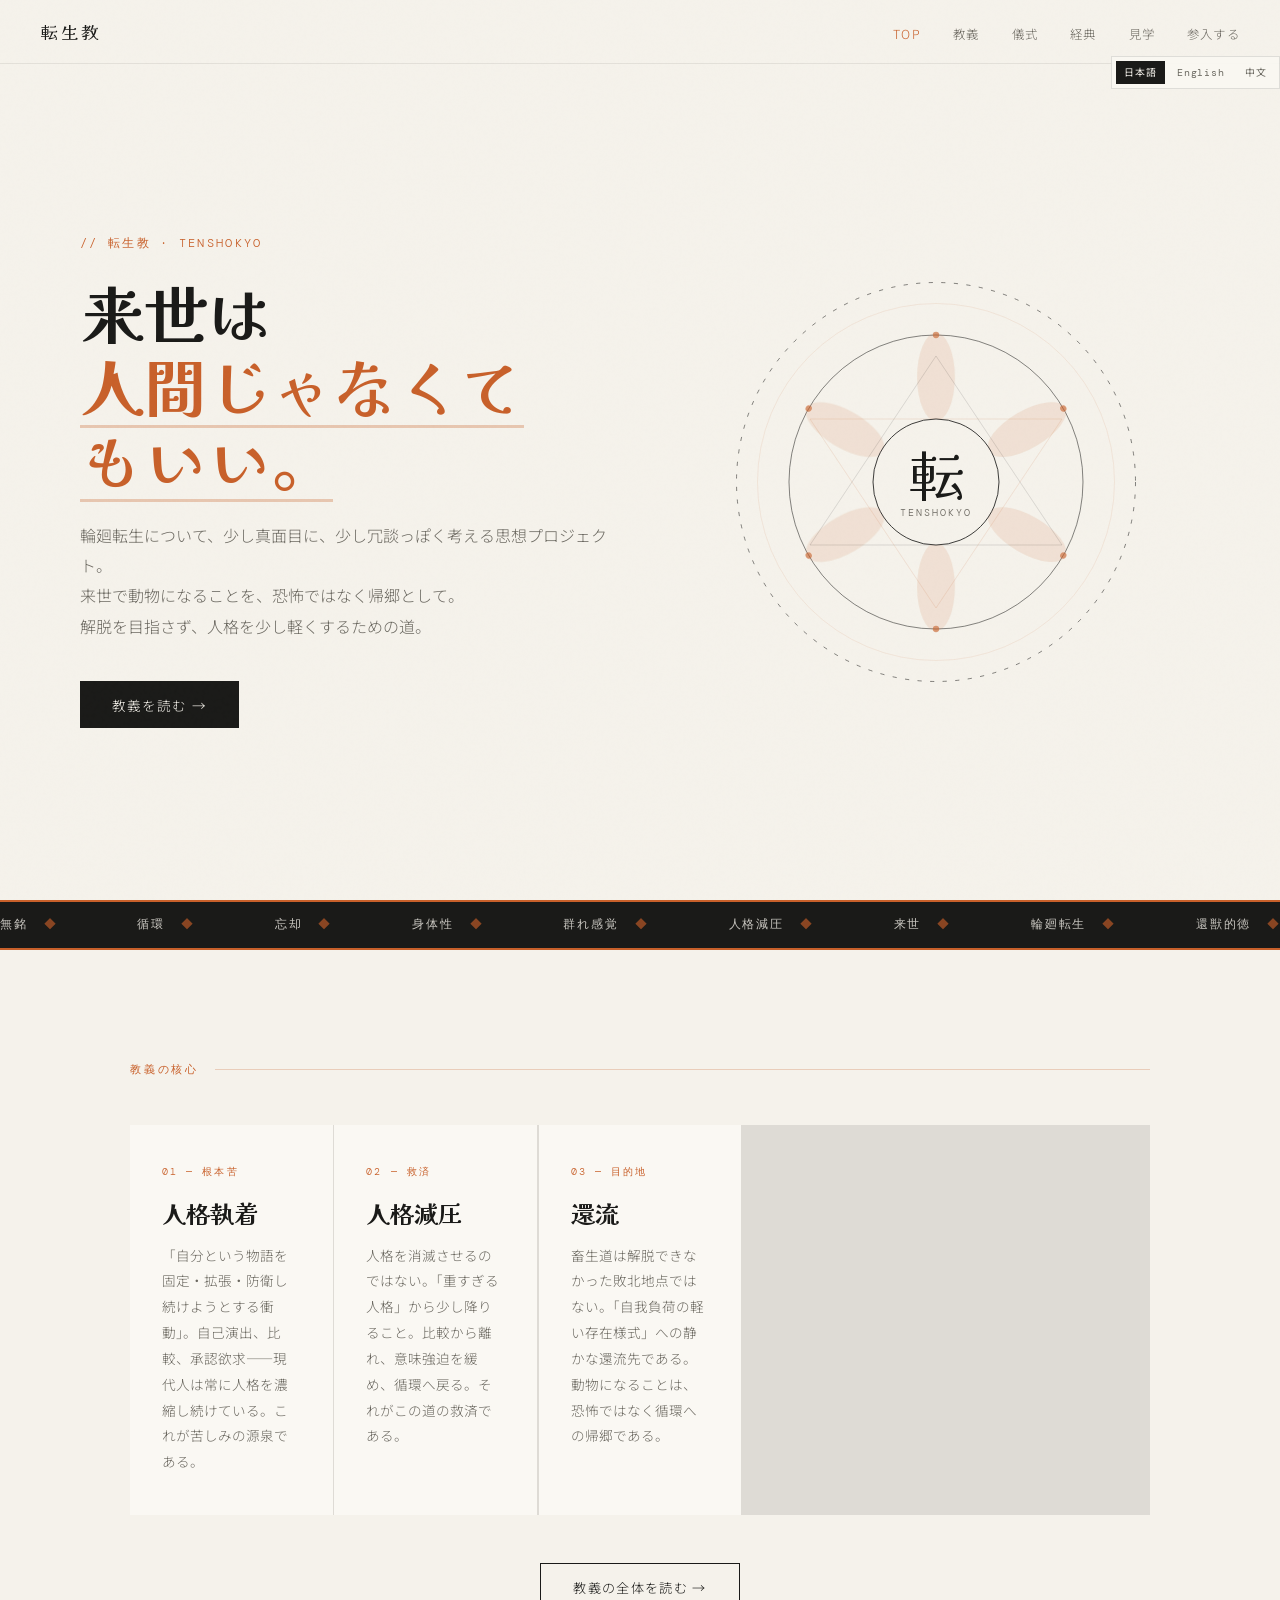
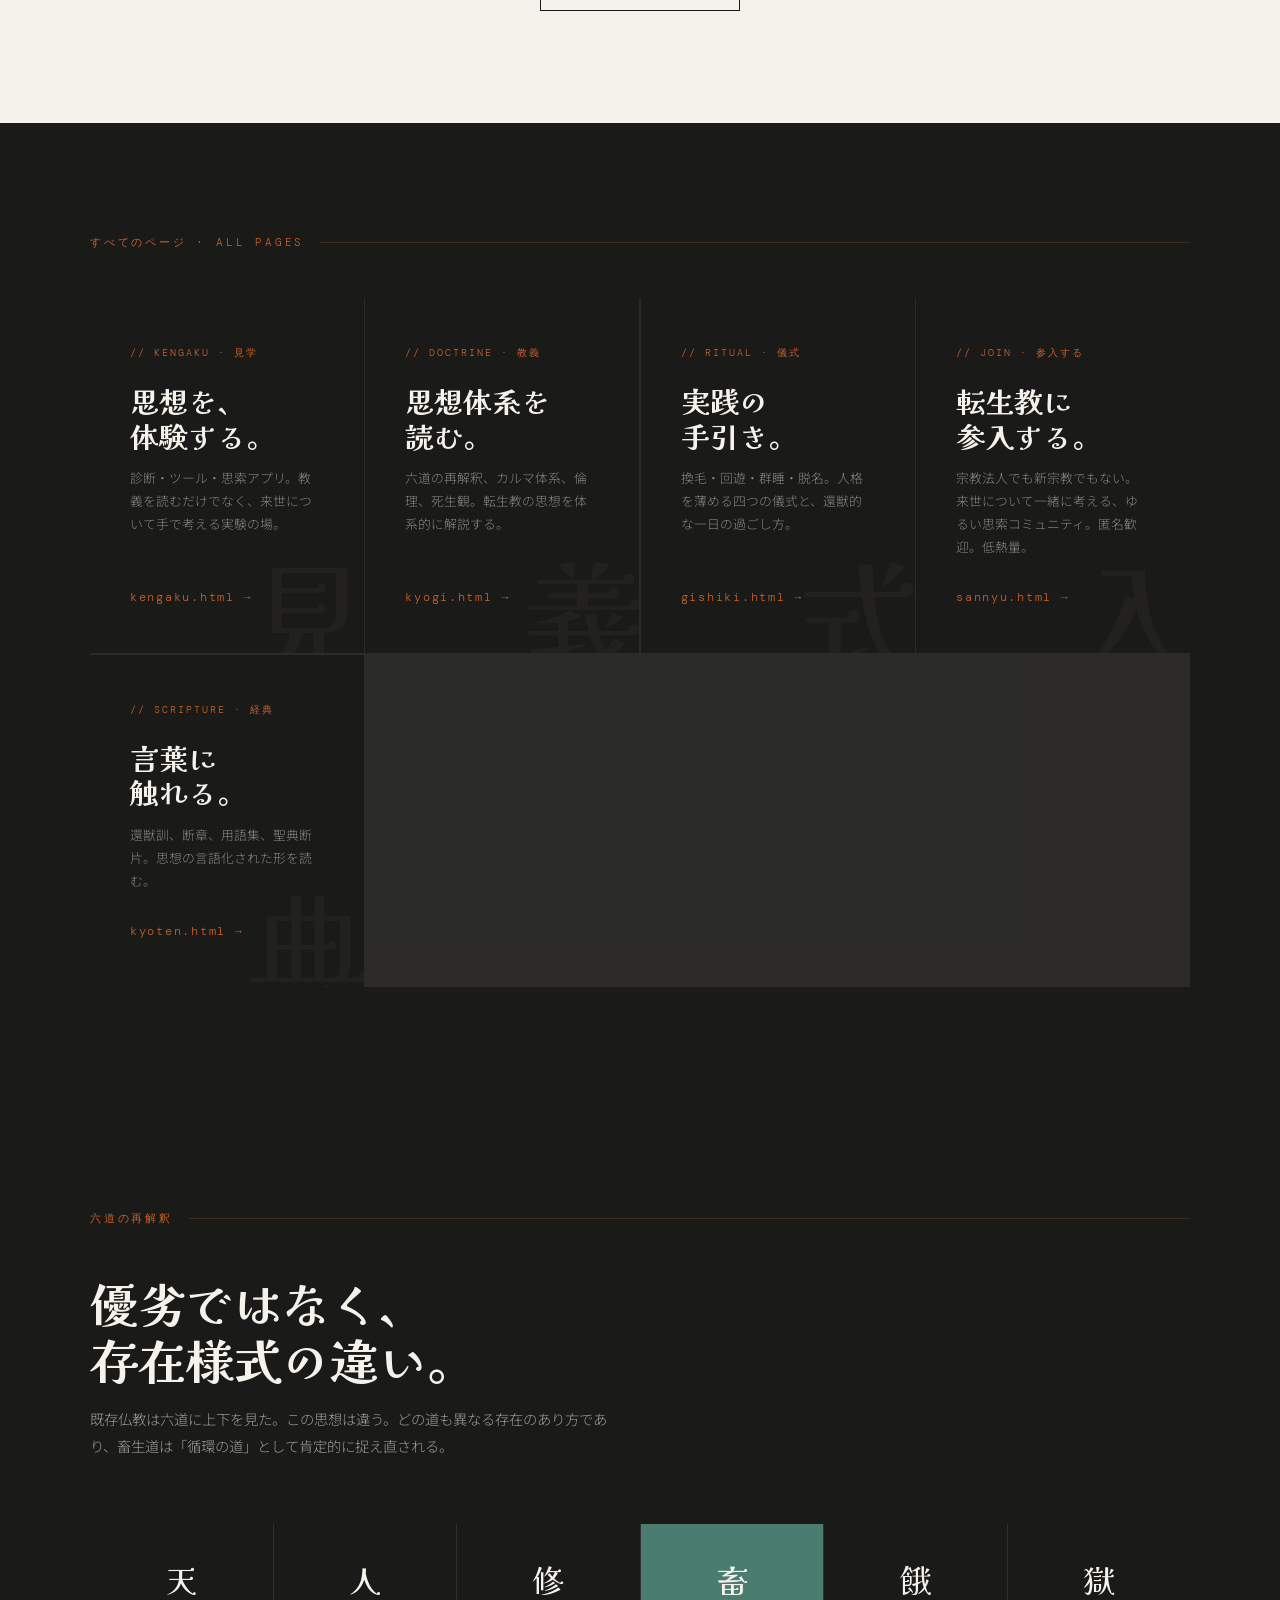
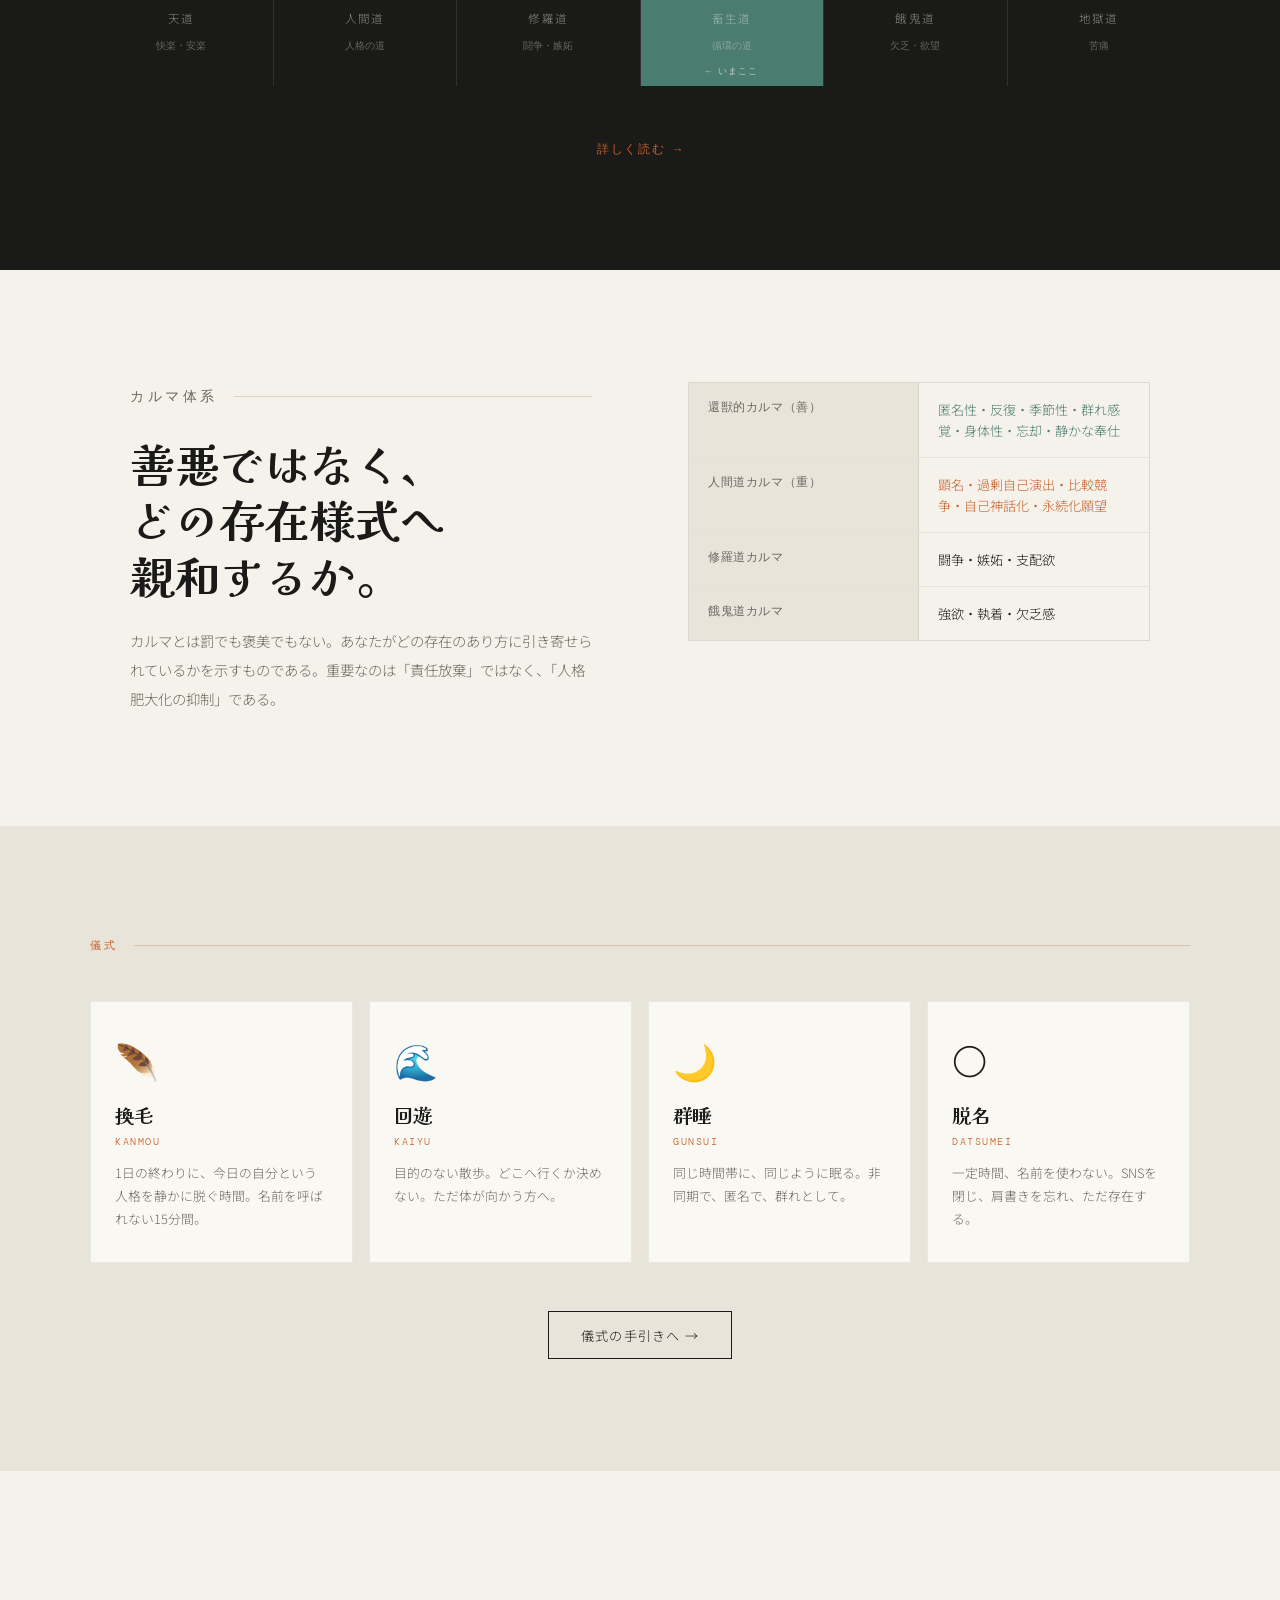
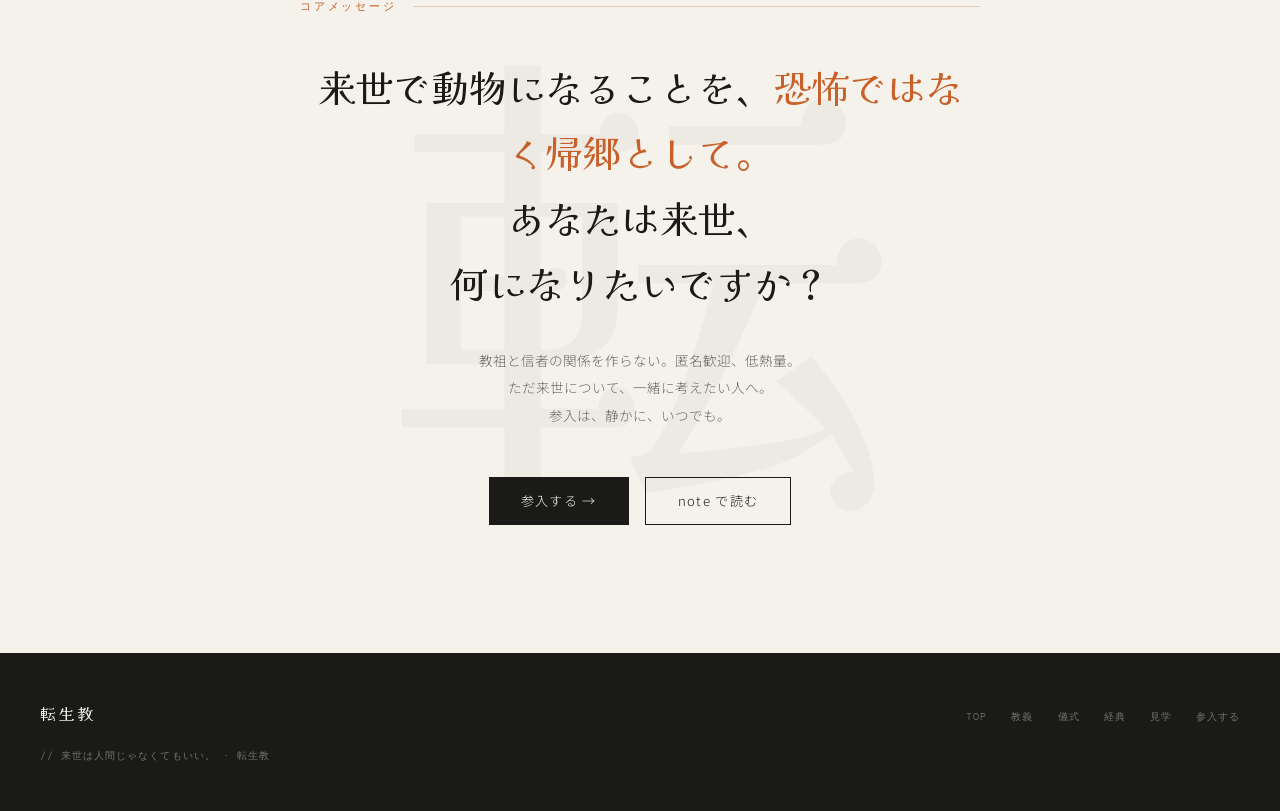
<file: index.html>
<!DOCTYPE html>
<html lang="ja">
<head>
<meta charset="UTF-8">
  <link rel="icon" type="image/svg+xml" href="favicon.svg">
  <meta name="viewport" content="width=device-width, initial-scale=1.0">
<title>転生教 — 来世は人間じゃなくてもいい。</title>
<meta name="description" content="転生教は、来世は人間じゃなくてもいいという感覚から始まる、人格を少し降りて循環へ戻るための仮設宗教です。">
<link rel="canonical" href="index.html">
<meta property="og:site_name" content="転生教">
<meta property="og:title" content="転生教 — 来世は人間じゃなくてもいい。">
<meta property="og:description" content="転生教は、来世は人間じゃなくてもいいという感覚から始まる、人格を少し降りて循環へ戻るための仮設宗教です。">
<meta property="og:type" content="website">
<meta property="og:url" content="index.html">
<meta property="og:image" content="ogp.png">
<meta property="og:image:width" content="1200">
<meta property="og:image:height" content="630">
<meta property="og:locale" content="ja_JP">
<meta name="twitter:card" content="summary_large_image">
<meta name="twitter:title" content="転生教 — 来世は人間じゃなくてもいい。">
<meta name="twitter:description" content="転生教は、来世は人間じゃなくてもいいという感覚から始まる、人格を少し降りて循環へ戻るための仮設宗教です。">
<meta name="twitter:image" content="ogp.png">
<link href="https://fonts.googleapis.com/css2?family=Kaisei+Decol:wght@400;700&family=Noto+Sans+JP:wght@300;400;500&family=DM+Mono:ital@0;1&display=swap" rel="stylesheet">
<style>
  :root {
    --bg: #f5f2eb;
    --ink: #1a1a18;
    --muted: #6b6860;
    --accent: #c8602a;
    --accent2: #4a7c6f;
    --light: #e8e4da;
    --paper: #faf8f3;
  }

  * { margin: 0; padding: 0; box-sizing: border-box; }
  html { scroll-behavior: smooth; }
  body {
    background: var(--bg);
    color: var(--ink);
    font-family: 'Noto Sans JP', sans-serif;
    font-weight: 300;
    overflow-x: hidden;
  }
  body::before {
    content: '';
    position: fixed;
    inset: 0;
    background-image: url("data:image/svg+xml,%3Csvg viewBox='0 0 256 256' xmlns='http://www.w3.org/2000/svg'%3E%3Cfilter id='noise'%3E%3CfeTurbulence type='fractalNoise' baseFrequency='0.9' numOctaves='4' stitchTiles='stitch'/%3E%3C/filter%3E%3Crect width='100%25' height='100%25' filter='url(%23noise)' opacity='0.04'/%3E%3C/svg%3E");
    pointer-events: none;
    z-index: 1000;
    opacity: 0.4;
  }

  /* NAV */
  nav {
    position: fixed; top: 0; left: 0; right: 0; z-index: 100;
    padding: 1.2rem 2.5rem;
    display: flex; justify-content: space-between; align-items: center;
    background: rgba(245,242,235,0.88);
    backdrop-filter: blur(14px);
    border-bottom: 1px solid rgba(26,26,24,0.08);
  }
  .nav-logo { font-family:'Kaisei Decol',serif; font-size:1.1rem; letter-spacing:0.15em; color:var(--ink); text-decoration:none; }
  .nav-links { display:flex; gap:2rem; list-style:none; }
  .nav-links a { font-size:0.78rem; letter-spacing:0.1em; color:var(--muted); text-decoration:none; transition:color 0.2s; }
  .nav-links a:hover { color:var(--accent); }
  .nav-links a.active { color:var(--accent); }

  /* HERO */
  .hero {
    min-height: 100vh;
    display: grid;
    grid-template-columns: 1fr 1fr;
    align-items: center;
    padding: 8rem 2.5rem 4rem;
    gap: 4rem;
    max-width: 1200px;
    margin: 0 auto;
  }
  .hero-eyebrow {
    font-family:'DM Mono',monospace; font-size:0.72rem; letter-spacing:0.2em;
    color:var(--accent); margin-bottom:1.5rem;
    opacity:0; animation:fadeUp 0.8s 0.2s forwards;
  }
  .hero-title {
    font-family:'Kaisei Decol',serif;
    font-size:clamp(2.8rem,5vw,4.5rem);
    line-height:1.15; letter-spacing:-0.01em; margin-bottom:1.5rem;
    opacity:0; animation:fadeUp 0.8s 0.4s forwards;
  }
  .hero-title span { color:var(--accent); position:relative; }
  .hero-title span::after {
    content:''; position:absolute; bottom:2px; left:0; right:0;
    height:3px; background:var(--accent); opacity:0.3;
  }
  .hero-sub {
    font-size:1rem; line-height:1.9; color:var(--muted); margin-bottom:2.5rem;
    opacity:0; animation:fadeUp 0.8s 0.6s forwards;
  }
  .hero-cta {
    display:inline-flex; align-items:center; gap:0.6rem;
    padding:0.85rem 2rem; background:var(--ink); color:var(--bg);
    text-decoration:none; font-size:0.85rem; letter-spacing:0.08em;
    transition:background 0.2s,transform 0.2s;
    opacity:0; animation:fadeUp 0.8s 0.8s forwards;
  }
  .hero-cta:hover { background:var(--accent); transform:translateY(-2px); }

  .hero-right {
    display:flex; justify-content:center; align-items:center;
    opacity:0; animation:fadeIn 1.2s 0.5s forwards;
  }
  .mandala { width:min(420px,90vw); height:min(420px,90vw); position:relative; }
  .mandala svg { width:100%; height:100%; animation:rotateSlow 40s linear infinite; }
  .mandala-center {
    position:absolute; inset:0;
    display:flex; align-items:center; justify-content:center;
    flex-direction:column; gap:0.3rem;
  }
  .mandala-kanji { font-family:'Kaisei Decol',serif; font-size:3.5rem; color:var(--ink); line-height:1; }
  .mandala-sub { font-family:'DM Mono',monospace; font-size:0.65rem; letter-spacing:0.2em; color:var(--muted); }

  /* TICKER */
  .ticker-wrap {
    overflow:hidden; background:var(--ink); color:var(--bg);
    padding:0.9rem 0;
    border-top:2px solid var(--accent); border-bottom:2px solid var(--accent);
  }
  .ticker { display:flex; gap:4rem; animation:ticker 30s linear infinite; white-space:nowrap; }
  .ticker span { font-family:'DM Mono',monospace; font-size:0.75rem; letter-spacing:0.15em; opacity:0.8; flex-shrink:0; }
  .ticker-dot { color:var(--accent); margin:0 1rem; }

  /* SECTION LABEL */
  .section-label {
    font-family:'DM Mono',monospace; font-size:0.7rem; letter-spacing:0.25em;
    color:var(--accent); text-transform:uppercase; margin-bottom:3rem;
    display:flex; align-items:center; gap:1rem;
  }
  .section-label::after { content:''; flex:1; height:1px; background:var(--accent); opacity:0.25; }

  /* DOCTRINE */
  .section { padding:7rem 2.5rem; max-width:1100px; margin:0 auto; }
  .doctrine-grid {
    display:grid; grid-template-columns:repeat(5,1fr);
    gap:1.5px; background:rgba(26,26,24,0.1);
  }
  .doctrine-card { background:var(--paper); padding:2.5rem 2rem; transition:background 0.2s; }
  .doctrine-card:hover { background:var(--light); }
  .doctrine-num { font-family:'DM Mono',monospace; font-size:0.65rem; color:var(--accent); letter-spacing:0.2em; margin-bottom:1rem; }
  .doctrine-title { font-family:'Kaisei Decol',serif; font-size:1.5rem; margin-bottom:0.8rem; }
  .doctrine-body { font-size:0.85rem; line-height:1.9; color:var(--muted); }

  /* PAGE LINKS GRID */
  .pages-section { background:var(--ink); padding:7rem 2.5rem; }
  .pages-inner { max-width:1100px; margin:0 auto; }
  .pages-section .section-label { color:var(--accent); }
  .pages-section .section-label::after { background:var(--accent); }
  .pages-grid {
    display:grid; grid-template-columns:repeat(4,1fr);
    gap:1.5px; background:rgba(245,242,235,0.08);
  }
  .page-card {
    background:var(--ink); padding:3rem 2.5rem;
    text-decoration:none; color:var(--bg);
    display:flex; flex-direction:column; justify-content:space-between;
    min-height:280px; transition:background 0.2s; position:relative; overflow:hidden;
  }
  .page-card::before {
    content:attr(data-bg);
    position:absolute; right:-0.5rem; bottom:-1.5rem;
    font-family:'Kaisei Decol',serif; font-size:8rem;
    color:rgba(245,242,235,0.04); line-height:1; pointer-events:none;
  }
  .page-card:hover { background:#242422; }
  .pc-tag { font-family:'DM Mono',monospace; font-size:0.62rem; letter-spacing:0.2em; color:var(--accent); margin-bottom:1.5rem; }
  .pc-title { font-family:'Kaisei Decol',serif; font-size:1.8rem; line-height:1.2; margin-bottom:0.8rem; }
  .pc-desc { font-size:0.8rem; line-height:1.8; color:rgba(245,242,235,0.5); flex:1; }
  .pc-arrow { font-family:'DM Mono',monospace; font-size:0.72rem; letter-spacing:0.15em; color:var(--accent); margin-top:2rem; }

  /* SIX REALMS */
  .realms-section { background:var(--ink); padding:7rem 2.5rem; }
  .realms-inner { max-width:1100px; margin:0 auto; }
  .realms-section .section-label { color:var(--accent); }
  .realms-section .section-label::after { background:var(--accent); }
  .realms-title { font-family:'Kaisei Decol',serif; font-size:clamp(2rem,4vw,3rem); margin-bottom:1rem; color:var(--bg); line-height:1.2; }
  .realms-desc { font-size:0.9rem; line-height:1.9; color:rgba(245,242,235,0.6); max-width:520px; margin-bottom:4rem; }
  .realms-list {
    display:grid; grid-template-columns:repeat(6,1fr);
    gap:1px; background:rgba(245,242,235,0.1);
  }
  .realm-item {
    background:var(--ink); padding:2rem 1.2rem; text-align:center;
    transition:background 0.2s; position:relative; overflow:hidden;
  }
  .realm-item:hover { background:#2a2a28; }
  .realm-item.highlight { background:var(--accent2); }
  .realm-item.highlight::after {
    content:'← いまここ'; position:absolute; bottom:0.5rem; left:0; right:0;
    font-family:'DM Mono',monospace; font-size:0.55rem; letter-spacing:0.1em;
    color:rgba(245,242,235,0.7); text-align:center;
  }
  .realm-kanji { font-family:'Kaisei Decol',serif; font-size:2rem; display:block; margin-bottom:0.5rem; color:var(--bg); }
  .realm-name { font-size:0.72rem; letter-spacing:0.12em; color:rgba(245,242,235,0.5); display:block; margin-bottom:0.3rem; }
  .realm-note { font-family:'DM Mono',monospace; font-size:0.6rem; color:rgba(245,242,235,0.35); }

  /* KARMA */
  .karma-section { padding:7rem 2.5rem; max-width:1100px; margin:0 auto; display:grid; grid-template-columns:1fr 1fr; gap:6rem; align-items:start; }
  .karma-left h2 { font-family:'Kaisei Decol',serif; font-size:clamp(2rem,3.5vw,2.8rem); line-height:1.25; margin-bottom:1.5rem; }
  .karma-left p { font-size:0.9rem; line-height:2; color:var(--muted); }
  .karma-table { border:1px solid rgba(26,26,24,0.12); }
  .karma-row { display:grid; grid-template-columns:1fr 1fr; border-bottom:1px solid rgba(26,26,24,0.08); }
  .karma-row:last-child { border-bottom:none; }
  .karma-cell { padding:1rem 1.2rem; font-size:0.82rem; line-height:1.6; }
  .karma-cell:first-child { border-right:1px solid rgba(26,26,24,0.08); color:var(--muted); font-family:'DM Mono',monospace; font-size:0.72rem; letter-spacing:0.05em; background:var(--light); }
  .karma-cell.good { color:var(--accent2); }
  .karma-cell.bad { color:var(--accent); }

  /* RITUALS */
  .rituals-section { background:var(--light); padding:7rem 2.5rem; }
  .rituals-inner { max-width:1100px; margin:0 auto; }
  .ritual-cards { display:grid; grid-template-columns:repeat(4,1fr); gap:1rem; margin-top:3rem; }
  .ritual-card {
    background:var(--paper); padding:2rem 1.5rem;
    border:1px solid rgba(26,26,24,0.08);
    transition:transform 0.2s,box-shadow 0.2s;
    text-decoration:none; color:var(--ink); display:block;
  }
  .ritual-card:hover { transform:translateY(-4px); box-shadow:0 12px 32px rgba(26,26,24,0.08); }
  .ritual-icon { font-size:2.2rem; display:block; margin-bottom:1rem; }
  .ritual-name { font-family:'Kaisei Decol',serif; font-size:1.2rem; margin-bottom:0.4rem; }
  .ritual-yomi { font-family:'DM Mono',monospace; font-size:0.65rem; color:var(--accent); letter-spacing:0.15em; margin-bottom:0.8rem; }
  .ritual-desc { font-size:0.8rem; line-height:1.8; color:var(--muted); }

  /* MANIFESTO */
  .manifesto-section { padding:8rem 2.5rem; text-align:center; position:relative; overflow:hidden; }
  .manifesto-section::before {
    content:'転'; position:absolute; font-family:'Kaisei Decol',serif;
    font-size:40vw; color:rgba(26,26,24,0.03);
    top:50%; left:50%; transform:translate(-50%,-50%);
    pointer-events:none; line-height:1;
  }
  .manifesto-inner { max-width:680px; margin:0 auto; position:relative; z-index:1; }
  .manifesto-quote { font-family:'Kaisei Decol',serif; font-size:clamp(1.5rem,3vw,2.5rem); line-height:1.7; margin-bottom:2rem; }
  .manifesto-quote em { color:var(--accent); font-style:normal; }
  .manifesto-sub { font-size:0.85rem; line-height:2; color:var(--muted); margin-bottom:3rem; }
  .manifesto-ctas { display:flex; gap:1rem; justify-content:center; flex-wrap:wrap; }
  .btn-primary { display:inline-flex; align-items:center; gap:0.5rem; padding:0.85rem 2rem; background:var(--ink); color:var(--bg); text-decoration:none; font-size:0.82rem; letter-spacing:0.1em; transition:background 0.2s,transform 0.15s; }
  .btn-primary:hover { background:var(--accent); transform:translateY(-2px); }
  .btn-secondary { display:inline-flex; align-items:center; gap:0.5rem; padding:0.85rem 2rem; border:1px solid var(--ink); color:var(--ink); text-decoration:none; font-size:0.82rem; letter-spacing:0.1em; transition:background 0.2s,color 0.2s; }
  .btn-secondary:hover { background:var(--ink); color:var(--bg); }

  /* FOOTER */
  footer {
    background:var(--ink); color:rgba(245,242,235,0.4);
    padding:3rem 2.5rem;
    display:flex; justify-content:space-between; align-items:center; flex-wrap:wrap; gap:1rem;
  }
  .footer-logo { text-decoration:none; font-family:'Kaisei Decol',serif; font-size:1rem; color:var(--bg); letter-spacing:0.15em; }
  .footer-nav { display:flex; gap:1.5rem; list-style:none; }
  .footer-nav a { font-family:'DM Mono',monospace; font-size:0.65rem; letter-spacing:0.1em; color:rgba(245,242,235,0.4); text-decoration:none; transition:color 0.2s; }
  .footer-nav a:hover { color:var(--accent); }
  .footer-copy { font-family:'DM Mono',monospace; font-size:0.65rem; letter-spacing:0.1em; width:100%; margin-top:0.5rem; }

  /* ANIMATIONS */
  @keyframes fadeUp { from{opacity:0;transform:translateY(20px)} to{opacity:1;transform:translateY(0)} }
  @keyframes fadeIn { from{opacity:0} to{opacity:1} }
  @keyframes rotateSlow { from{transform:rotate(0deg)} to{transform:rotate(360deg)} }
  @keyframes ticker { from{transform:translateX(0)} to{transform:translateX(-50%)} }

  /* RESPONSIVE */
  @media (max-width:900px) {
    .hero { grid-template-columns:1fr; padding-top:7rem; }
    .hero-right { display:none; }
    .doctrine-grid { grid-template-columns:1fr; }
    .pages-grid { grid-template-columns:1fr; }
    .realms-list { grid-template-columns:repeat(3,1fr); }
    .karma-section { grid-template-columns:1fr; gap:3rem; }
    .ritual-cards { grid-template-columns:repeat(2,1fr); }
  }
@media (max-width:600px) {
  nav {
    padding: 0.8rem 1rem;
    align-items: flex-start;
    flex-direction: column;
    gap: 0.7rem;
  }

  .nav-links {
    display: flex;
    width: 100%;
    gap: 1rem;
    overflow-x: auto;
    padding-bottom: 0.2rem;
    white-space: nowrap;
  }
}
</style>
</head>
<body>

<nav>
  <a href="index.html" class="nav-logo">転生教</a>
  <ul class="nav-links">
    <li><a href="index.html" class="active">TOP</a></li>
    <li><a href="kyogi.html">教義</a></li>
    <li><a href="gishiki.html">儀式</a></li>
    <li><a href="kyoten.html">経典</a></li>
    <li><a href="kengaku.html">見学</a></li>
    <li><a href="sannyu.html">参入する</a></li>
  </ul>
</nav>

<!-- HERO -->
<section class="hero">
  <div class="hero-left">
    <p class="hero-eyebrow">// 転生教 · TENSHOKYO</p>
    <h1 class="hero-title">来世は<br><span>人間じゃなくて</span><br><span>もいい。</span></h1>
    <p class="hero-sub">
      輪廻転生について、少し真面目に、少し冗談っぽく考える思想プロジェクト。<br>
      来世で動物になることを、恐怖ではなく帰郷として。<br>
      解脱を目指さず、人格を少し軽くするための道。
    </p>
    <a href="kyogi.html" class="hero-cta">教義を読む →</a>
  </div>
  <div class="hero-right">
    <div class="mandala">
      <svg viewBox="0 0 400 400" fill="none" xmlns="http://www.w3.org/2000/svg">
        <circle cx="200" cy="200" r="190" stroke="#1a1a18" stroke-width="0.5" stroke-dasharray="4 8"/>
        <circle cx="200" cy="200" r="170" stroke="#c8602a" stroke-width="0.3" opacity="0.3"/>
        <circle cx="200" cy="200" r="140" stroke="#1a1a18" stroke-width="0.5"/>
        <g opacity="0.12">
          <ellipse cx="200" cy="100" rx="18" ry="42" fill="#c8602a"/>
          <ellipse cx="200" cy="100" rx="18" ry="42" fill="#c8602a" transform="rotate(60 200 200)"/>
          <ellipse cx="200" cy="100" rx="18" ry="42" fill="#c8602a" transform="rotate(120 200 200)"/>
          <ellipse cx="200" cy="100" rx="18" ry="42" fill="#c8602a" transform="rotate(180 200 200)"/>
          <ellipse cx="200" cy="100" rx="18" ry="42" fill="#c8602a" transform="rotate(240 200 200)"/>
          <ellipse cx="200" cy="100" rx="18" ry="42" fill="#c8602a" transform="rotate(300 200 200)"/>
        </g>
        <polygon points="200,80 320,260 80,260" stroke="#1a1a18" stroke-width="0.6" fill="none" opacity="0.2"/>
        <polygon points="200,320 80,140 320,140" stroke="#c8602a" stroke-width="0.6" fill="none" opacity="0.2"/>
        <circle cx="200" cy="60" r="3" fill="#c8602a" opacity="0.6"/>
        <circle cx="200" cy="60" r="3" fill="#c8602a" opacity="0.6" transform="rotate(60 200 200)"/>
        <circle cx="200" cy="60" r="3" fill="#c8602a" opacity="0.6" transform="rotate(120 200 200)"/>
        <circle cx="200" cy="60" r="3" fill="#c8602a" opacity="0.6" transform="rotate(180 200 200)"/>
        <circle cx="200" cy="60" r="3" fill="#c8602a" opacity="0.6" transform="rotate(240 200 200)"/>
        <circle cx="200" cy="60" r="3" fill="#c8602a" opacity="0.6" transform="rotate(300 200 200)"/>
        <circle cx="200" cy="200" r="60" stroke="#1a1a18" stroke-width="0.8" fill="rgba(245,242,235,0.9)"/>
      </svg>
      <div class="mandala-center">
        <span class="mandala-kanji">転</span>
        <span class="mandala-sub">TENSHOKYO</span>
      </div>
    </div>
  </div>
</section>

<!-- TICKER -->
<div class="ticker-wrap">
  <div class="ticker">
    <span>無銘<span class="ticker-dot">◆</span></span>
    <span>循環<span class="ticker-dot">◆</span></span>
    <span>忘却<span class="ticker-dot">◆</span></span>
    <span>身体性<span class="ticker-dot">◆</span></span>
    <span>群れ感覚<span class="ticker-dot">◆</span></span>
    <span>人格減圧<span class="ticker-dot">◆</span></span>
    <span>来世<span class="ticker-dot">◆</span></span>
    <span>輪廻転生<span class="ticker-dot">◆</span></span>
    <span>還獣的徳<span class="ticker-dot">◆</span></span>
    <span>反復生活<span class="ticker-dot">◆</span></span>
    <span>季節性<span class="ticker-dot">◆</span></span>
    <span>静かな奉仕<span class="ticker-dot">◆</span></span>
    <span>無銘<span class="ticker-dot">◆</span></span>
    <span>循環<span class="ticker-dot">◆</span></span>
    <span>忘却<span class="ticker-dot">◆</span></span>
    <span>身体性<span class="ticker-dot">◆</span></span>
    <span>群れ感覚<span class="ticker-dot">◆</span></span>
    <span>人格減圧<span class="ticker-dot">◆</span></span>
    <span>来世<span class="ticker-dot">◆</span></span>
    <span>輪廻転生<span class="ticker-dot">◆</span></span>
    <span>還獣的徳<span class="ticker-dot">◆</span></span>
    <span>反復生活<span class="ticker-dot">◆</span></span>
    <span>季節性<span class="ticker-dot">◆</span></span>
    <span>静かな奉仕<span class="ticker-dot">◆</span></span>
  </div>
</div>

<!-- DOCTRINE OVERVIEW -->
<section id="doctrine" class="section">
  <p class="section-label">教義の核心</p>
  <div class="doctrine-grid">
    <div class="doctrine-card">
      <p class="doctrine-num">01 — 根本苦</p>
      <h3 class="doctrine-title">人格執着</h3>
      <p class="doctrine-body">「自分という物語を固定・拡張・防衛し続けようとする衝動」。自己演出、比較、承認欲求——現代人は常に人格を濃縮し続けている。これが苦しみの源泉である。</p>
    </div>
    <div class="doctrine-card">
      <p class="doctrine-num">02 — 救済</p>
      <h3 class="doctrine-title">人格減圧</h3>
      <p class="doctrine-body">人格を消滅させるのではない。「重すぎる人格」から少し降りること。比較から離れ、意味強迫を緩め、循環へ戻る。それがこの道の救済である。</p>
    </div>
    <div class="doctrine-card">
      <p class="doctrine-num">03 — 目的地</p>
      <h3 class="doctrine-title">還流</h3>
      <p class="doctrine-body">畜生道は解脱できなかった敗北地点ではない。「自我負荷の軽い存在様式」への静かな還流先である。動物になることは、恐怖ではなく循環への帰郷である。</p>
    </div>
  </div>
  <div style="text-align:center; margin-top:3rem;">
    <a href="kyogi.html" class="btn-secondary">教義の全体を読む →</a>
  </div>
</section>

<!-- PAGE LINKS -->
<section class="pages-section">
  <div class="pages-inner">
    <p class="section-label">すべてのページ · All Pages</p>
    <div class="pages-grid">
      <a href="kengaku.html" class="page-card" data-bg="見">
        <div>
          <p class="pc-tag">// KENGAKU · 見学</p>
          <h2 class="pc-title">思想を、<br>体験する。</h2>
        </div>
        <p class="pc-desc">診断・ツール・思索アプリ。教義を読むだけでなく、来世について手で考える実験の場。</p>
        <p class="pc-arrow">kengaku.html →</p>
      </a>
      <a href="kyogi.html" class="page-card" data-bg="義">
        <div>
          <p class="pc-tag">// DOCTRINE · 教義</p>
          <h2 class="pc-title">思想体系を<br>読む。</h2>
        </div>
        <p class="pc-desc">六道の再解釈、カルマ体系、倫理、死生観。転生教の思想を体系的に解説する。</p>
        <p class="pc-arrow">kyogi.html →</p>
      </a>
      <a href="gishiki.html" class="page-card" data-bg="式">
        <div>
          <p class="pc-tag">// RITUAL · 儀式</p>
          <h2 class="pc-title">実践の<br>手引き。</h2>
        </div>
        <p class="pc-desc">換毛・回遊・群睡・脱名。人格を薄める四つの儀式と、還獣的な一日の過ごし方。</p>
        <p class="pc-arrow">gishiki.html →</p>
      </a>
      <a href="sannyu.html" class="page-card" data-bg="入">
        <div>
          <p class="pc-tag">// JOIN · 参入する</p>
          <h2 class="pc-title">転生教に<br>参入する。</h2>
        </div>
        <p class="pc-desc">宗教法人でも新宗教でもない。来世について一緒に考える、ゆるい思索コミュニティ。匿名歓迎。低熱量。</p>
        <p class="pc-arrow">sannyu.html →</p>
      </a>
      <a href="kyoten.html" class="page-card" data-bg="典">
        <div>
          <p class="pc-tag">// SCRIPTURE · 経典</p>
          <h2 class="pc-title">言葉に<br>触れる。</h2>
        </div>
        <p class="pc-desc">還獣訓、断章、用語集、聖典断片。思想の言語化された形を読む。</p>
        <p class="pc-arrow">kyoten.html →</p>
      </a>
    </div>
  </div>
</section>

<!-- SIX REALMS -->
<section id="realms" class="realms-section">
  <div class="realms-inner">
    <p class="section-label">六道の再解釈</p>
    <h2 class="realms-title">優劣ではなく、<br>存在様式の違い。</h2>
    <p class="realms-desc">既存仏教は六道に上下を見た。この思想は違う。どの道も異なる存在のあり方であり、畜生道は「循環の道」として肯定的に捉え直される。</p>
    <div class="realms-list">
      <div class="realm-item">
        <span class="realm-kanji">天</span>
        <span class="realm-name">天道</span>
        <span class="realm-note">快楽・安楽</span>
      </div>
      <div class="realm-item">
        <span class="realm-kanji">人</span>
        <span class="realm-name">人間道</span>
        <span class="realm-note">人格の道</span>
      </div>
      <div class="realm-item">
        <span class="realm-kanji">修</span>
        <span class="realm-name">修羅道</span>
        <span class="realm-note">闘争・嫉妬</span>
      </div>
      <div class="realm-item highlight">
        <span class="realm-kanji">畜</span>
        <span class="realm-name">畜生道</span>
        <span class="realm-note">循環の道</span>
      </div>
      <div class="realm-item">
        <span class="realm-kanji">餓</span>
        <span class="realm-name">餓鬼道</span>
        <span class="realm-note">欠乏・欲望</span>
      </div>
      <div class="realm-item">
        <span class="realm-kanji">獄</span>
        <span class="realm-name">地獄道</span>
        <span class="realm-note">苦痛</span>
      </div>
    </div>
    <div style="text-align:center; margin-top:3rem;">
      <a href="kyogi.html#realms" style="font-family:'DM Mono',monospace; font-size:0.72rem; letter-spacing:0.15em; color:var(--accent); text-decoration:none;">詳しく読む →</a>
    </div>
  </div>
</section>

<!-- KARMA -->
<section id="karma" class="karma-section">
  <div class="karma-left">
    <p class="section-label" style="margin-bottom:1.5rem;">カルマ体系</p>
    <h2>善悪ではなく、<br>どの存在様式へ<br>親和するか。</h2>
    <p style="margin-top:1.5rem;">カルマとは罰でも褒美でもない。あなたがどの存在のあり方に引き寄せられているかを示すものである。重要なのは「責任放棄」ではなく、「人格肥大化の抑制」である。</p>
  </div>
  <div>
    <div class="karma-table">
      <div class="karma-row">
        <div class="karma-cell">還獣的カルマ（善）</div>
        <div class="karma-cell good">匿名性・反復・季節性・群れ感覚・身体性・忘却・静かな奉仕</div>
      </div>
      <div class="karma-row">
        <div class="karma-cell">人間道カルマ（重）</div>
        <div class="karma-cell bad">顕名・過剰自己演出・比較競争・自己神話化・永続化願望</div>
      </div>
      <div class="karma-row">
        <div class="karma-cell">修羅道カルマ</div>
        <div class="karma-cell">闘争・嫉妬・支配欲</div>
      </div>
      <div class="karma-row">
        <div class="karma-cell">餓鬼道カルマ</div>
        <div class="karma-cell">強欲・執着・欠乏感</div>
      </div>
    </div>
  </div>
</section>

<!-- RITUALS -->
<section id="rituals" class="rituals-section">
  <div class="rituals-inner">
    <p class="section-label">儀式</p>
    <div class="ritual-cards">
      <a href="gishiki.html#kanmou" class="ritual-card">
        <span class="ritual-icon">🪶</span>
        <h3 class="ritual-name">換毛</h3>
        <p class="ritual-yomi">KANMOU</p>
        <p class="ritual-desc">1日の終わりに、今日の自分という人格を静かに脱ぐ時間。名前を呼ばれない15分間。</p>
      </a>
      <a href="gishiki.html#kaiyu" class="ritual-card">
        <span class="ritual-icon">🌊</span>
        <h3 class="ritual-name">回遊</h3>
        <p class="ritual-yomi">KAIYU</p>
        <p class="ritual-desc">目的のない散歩。どこへ行くか決めない。ただ体が向かう方へ。</p>
      </a>
      <a href="gishiki.html#gunsui" class="ritual-card">
        <span class="ritual-icon">🌙</span>
        <h3 class="ritual-name">群睡</h3>
        <p class="ritual-yomi">GUNSUI</p>
        <p class="ritual-desc">同じ時間帯に、同じように眠る。非同期で、匿名で、群れとして。</p>
      </a>
      <a href="gishiki.html#datsumei" class="ritual-card">
        <span class="ritual-icon">〇</span>
        <h3 class="ritual-name">脱名</h3>
        <p class="ritual-yomi">DATSUMEI</p>
        <p class="ritual-desc">一定時間、名前を使わない。SNSを閉じ、肩書きを忘れ、ただ存在する。</p>
      </a>
    </div>
    <div style="text-align:center; margin-top:3rem;">
      <a href="gishiki.html" class="btn-secondary">儀式の手引きへ →</a>
    </div>
  </div>
</section>

<!-- MANIFESTO / JOIN -->
<section id="join" class="manifesto-section">
  <div class="manifesto-inner">
    <p class="section-label" style="justify-content:center; margin-bottom:2.5rem;">コアメッセージ</p>
    <blockquote class="manifesto-quote">
      来世で動物になることを、<em>恐怖ではなく帰郷として。</em><br>
      あなたは来世、<br>
      何になりたいですか？
    </blockquote>
    <p class="manifesto-sub">
      教祖と信者の関係を作らない。匿名歓迎、低熱量。<br>
      ただ来世について、一緒に考えたい人へ。<br>
      参入は、静かに、いつでも。
    </p>
    <div class="manifesto-ctas">
      <a href="sannyu.html" class="btn-primary">参入する →</a>
      <a href="https://note.com" class="btn-secondary" target="_blank">note で読む</a>
    </div>
  </div>
</section>

<footer>
  <a href="index.html" class="footer-logo">転生教</a>
  <ul class="footer-nav">
    <li><a href="index.html">TOP</a></li>
    <li><a href="kyogi.html">教義</a></li>
    <li><a href="gishiki.html">儀式</a></li>
    <li><a href="kyoten.html">経典</a></li>
    <li><a href="kengaku.html">見学</a></li>
    <li><a href="sannyu.html">参入する</a></li>
  </ul>
  <span class="footer-copy">// 来世は人間じゃなくてもいい。 · 転生教</span>
</footer>

<script src="i18n.js"></script>
</body>
</html>
</file>
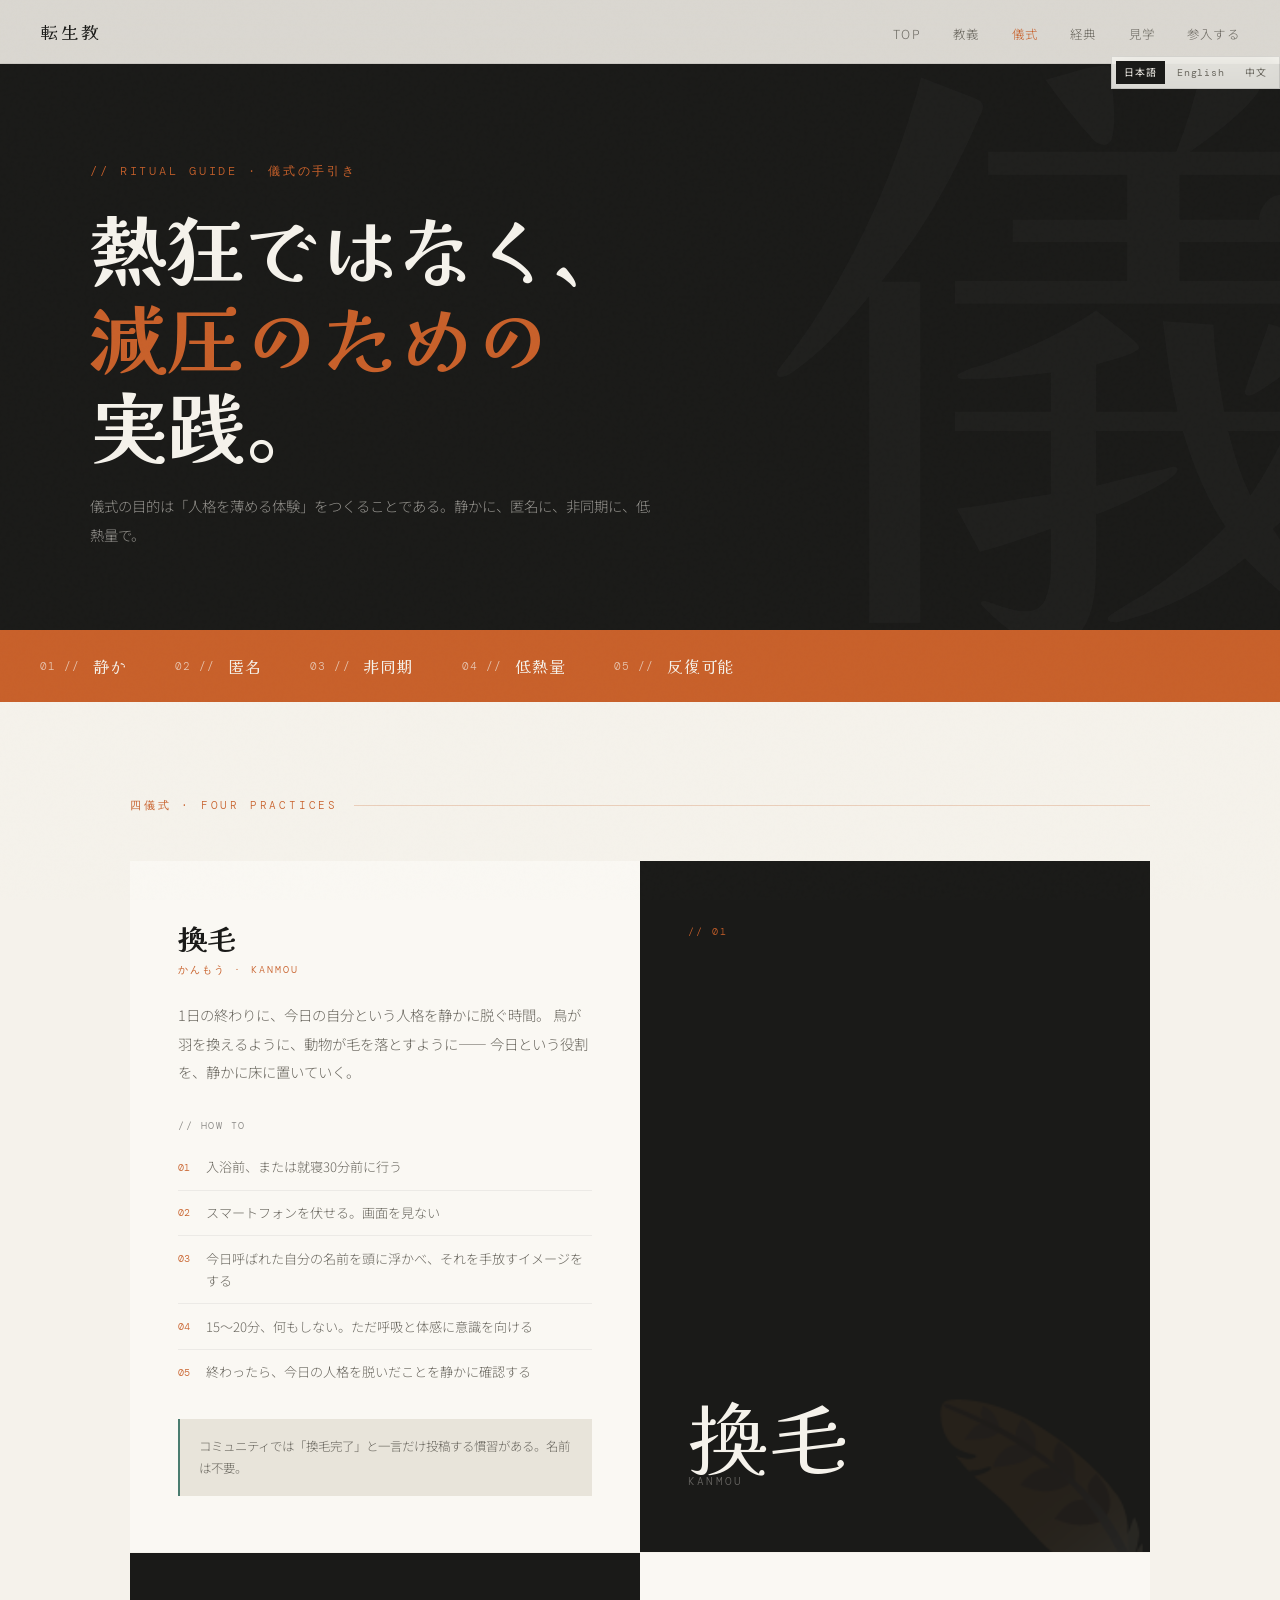
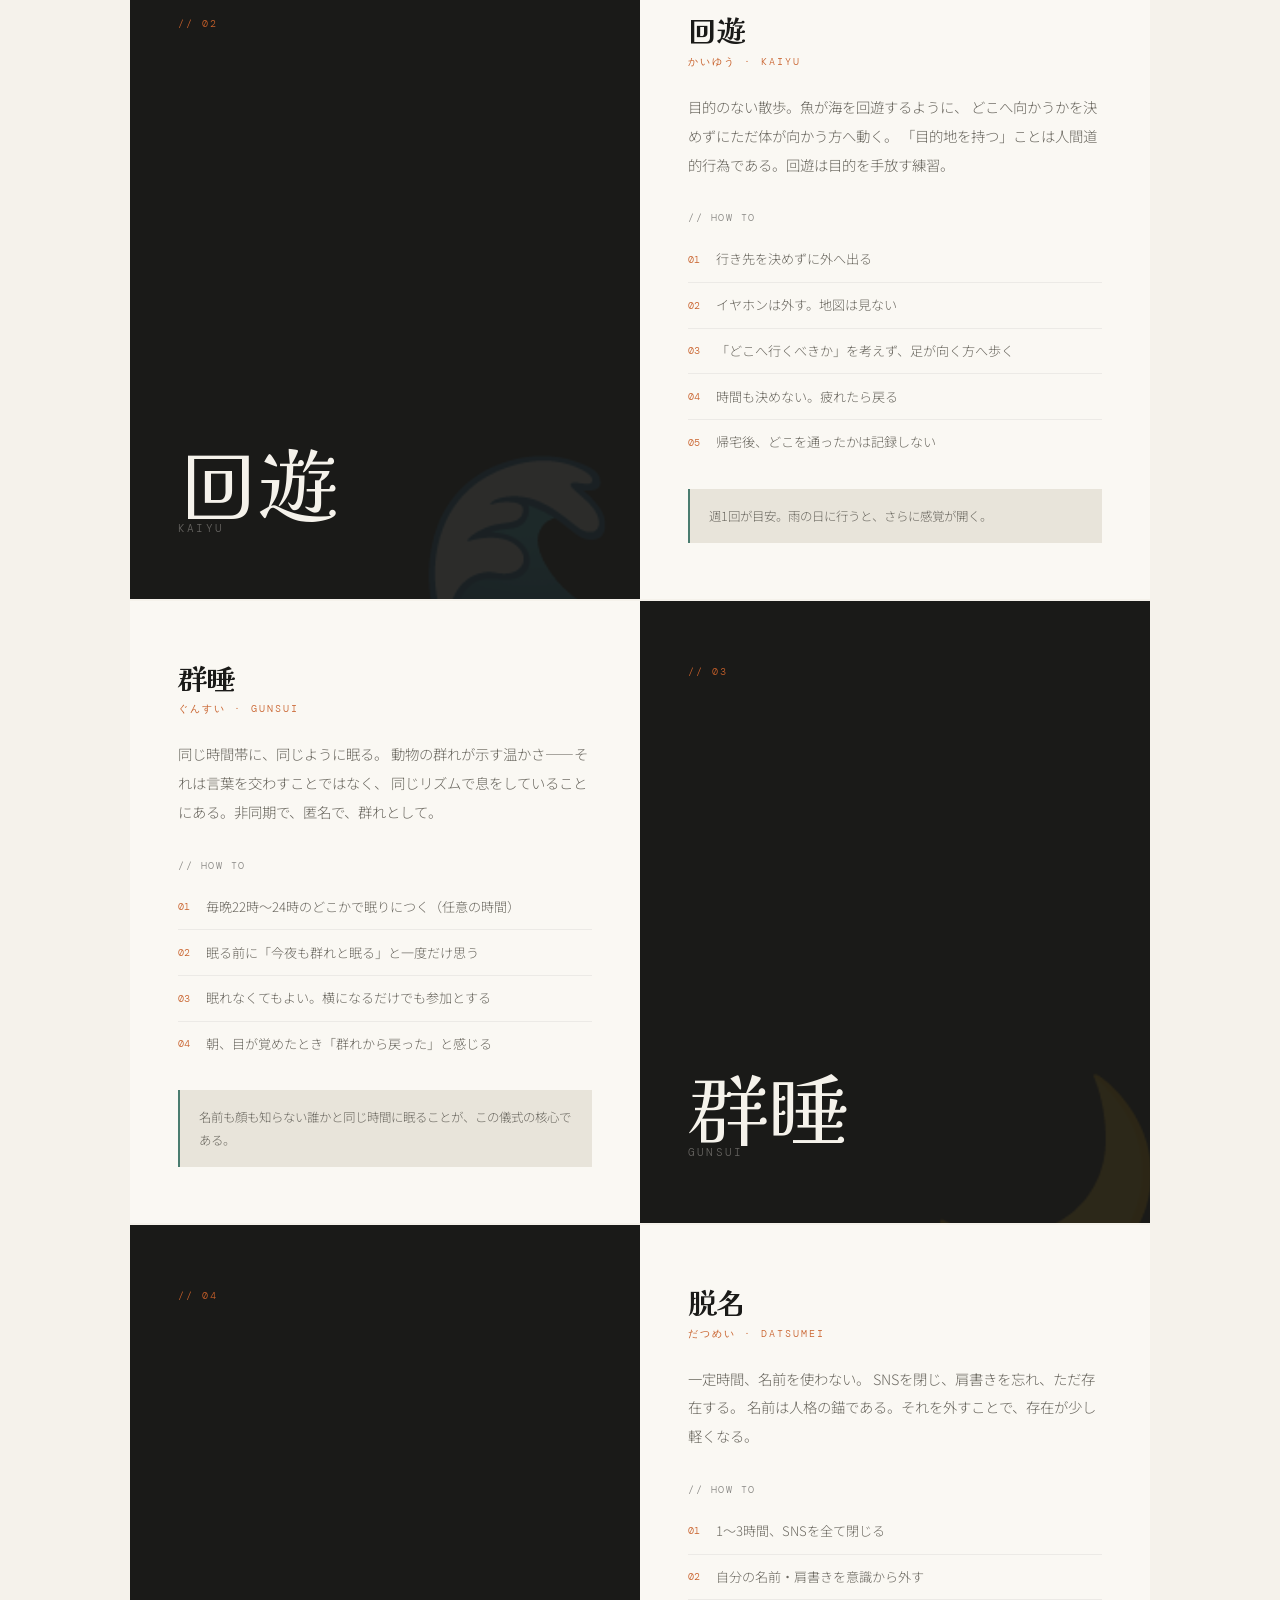
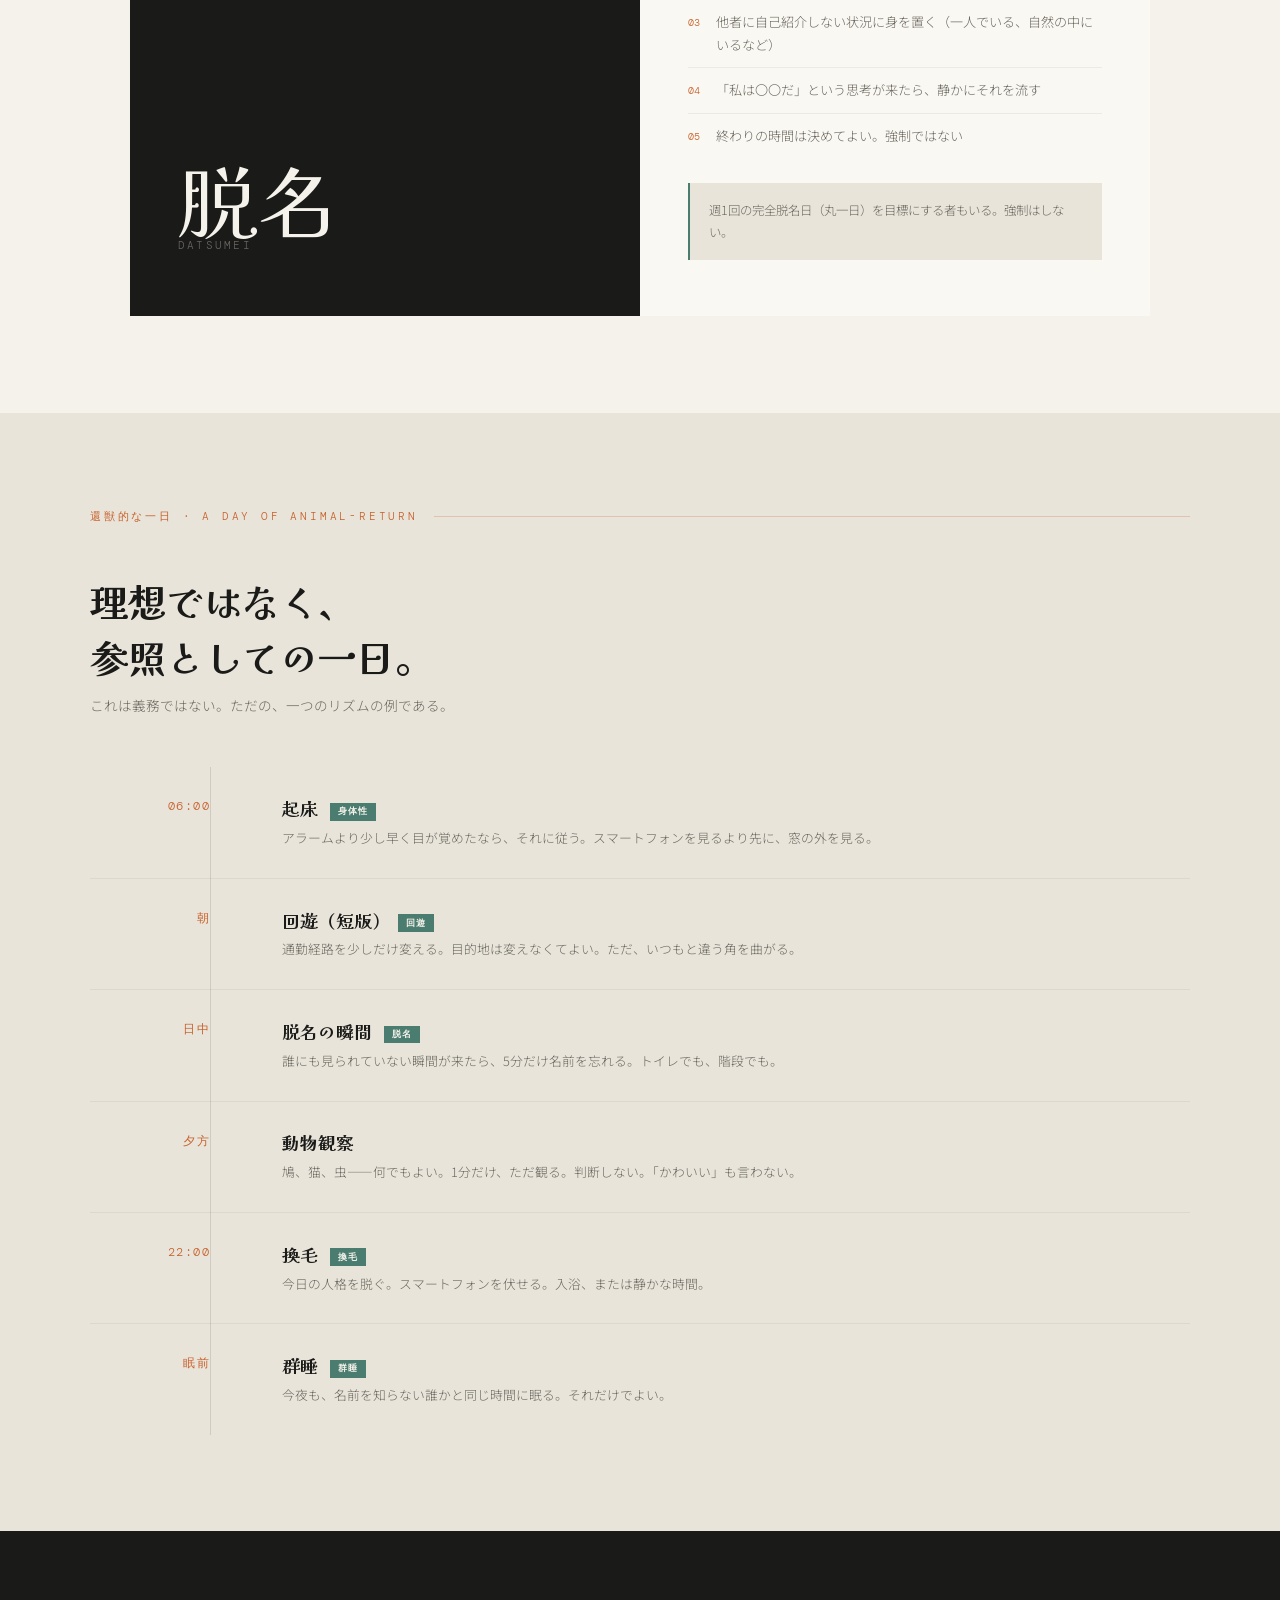
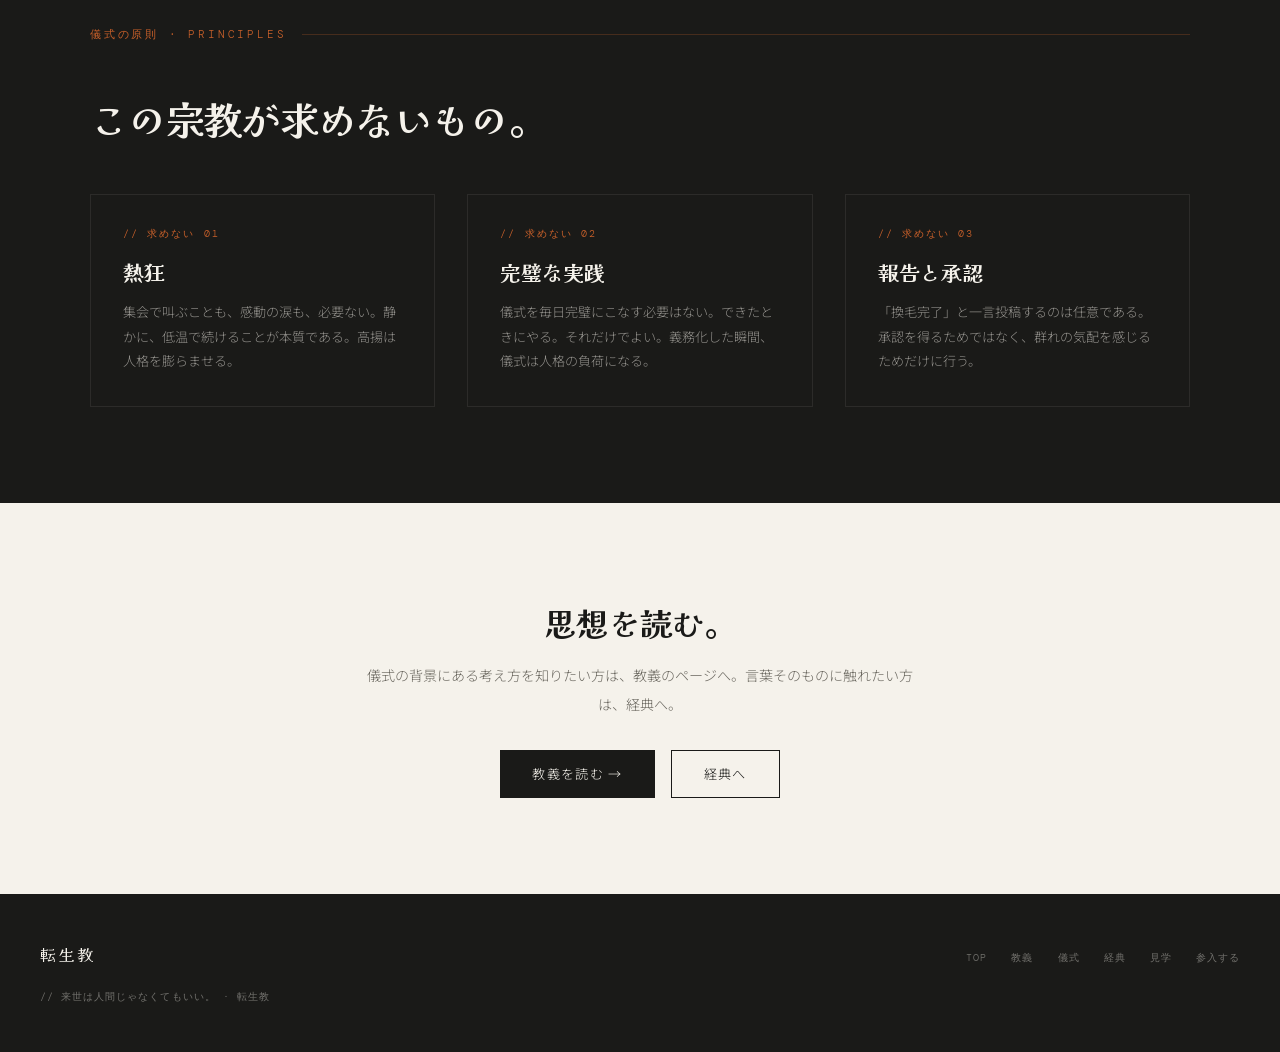
<file: gishiki.html>
<!DOCTYPE html>
<html lang="ja">
<head>
<meta charset="UTF-8">
  <link rel="icon" type="image/svg+xml" href="favicon.svg">
  <meta name="viewport" content="width=device-width, initial-scale=1.0">
<title>儀式の手引き — 転生教</title>
<meta name="description" content="転生教の儀式の手引き。換毛、回遊、群睡、脱名を通して、人格を薄める体験をつくる実践集。">
<link rel="canonical" href="gishiki.html">
<meta property="og:site_name" content="転生教">
<meta property="og:title" content="儀式の手引き — 転生教">
<meta property="og:description" content="転生教の儀式の手引き。換毛、回遊、群睡、脱名を通して、人格を薄める体験をつくる実践集。">
<meta property="og:type" content="website">
<meta property="og:url" content="gishiki.html">
<meta property="og:image" content="ogp.png">
<meta property="og:image:width" content="1200">
<meta property="og:image:height" content="630">
<meta property="og:locale" content="ja_JP">
<meta name="twitter:card" content="summary_large_image">
<meta name="twitter:title" content="儀式の手引き — 転生教">
<meta name="twitter:description" content="転生教の儀式の手引き。換毛、回遊、群睡、脱名を通して、人格を薄める体験をつくる実践集。">
<meta name="twitter:image" content="ogp.png">
<link href="https://fonts.googleapis.com/css2?family=Kaisei+Decol:wght@400;700&family=Noto+Sans+JP:wght@300;400;500&family=DM+Mono:ital@0;1&display=swap" rel="stylesheet">
<style>
:root {
  --bg: #f5f2eb; --ink: #1a1a18; --muted: #6b6860;
  --accent: #c8602a; --accent2: #4a7c6f; --light: #e8e4da; --paper: #faf8f3;
}
* { margin: 0; padding: 0; box-sizing: border-box; }
html { scroll-behavior: smooth; }
body { background: var(--bg); color: var(--ink); font-family: 'Noto Sans JP', sans-serif; font-weight: 300; overflow-x: hidden; }
body::before { content:''; position:fixed; inset:0; background-image:url("data:image/svg+xml,%3Csvg viewBox='0 0 256 256' xmlns='http://www.w3.org/2000/svg'%3E%3Cfilter id='noise'%3E%3CfeTurbulence type='fractalNoise' baseFrequency='0.9' numOctaves='4' stitchTiles='stitch'/%3E%3C/filter%3E%3Crect width='100%25' height='100%25' filter='url(%23noise)' opacity='0.04'/%3E%3C/svg%3E"); pointer-events:none; z-index:1000; opacity:0.4; }

nav { position:fixed; top:0; left:0; right:0; z-index:100; padding:1.2rem 2.5rem; display:flex; justify-content:space-between; align-items:center; background:rgba(245,242,235,0.88); backdrop-filter:blur(14px); border-bottom:1px solid rgba(26,26,24,0.08); }
.nav-logo { font-family:'Kaisei Decol',serif; font-size:1.1rem; letter-spacing:0.15em; color:var(--ink); text-decoration:none; }
.nav-links { display:flex; gap:2rem; list-style:none; }
.nav-links a { font-size:0.78rem; letter-spacing:0.1em; color:var(--muted); text-decoration:none; transition:color 0.2s; }
.nav-links a:hover, .nav-links a.active { color:var(--accent); }

/* HERO — DARK */
.gishiki-hero {
  background: var(--ink);
  min-height: 70vh;
  display: flex;
  flex-direction: column;
  justify-content: flex-end;
  padding: 10rem 2.5rem 5rem;
  position: relative;
  overflow: hidden;
}
.gishiki-hero::before {
  content: '儀';
  position: absolute;
  font-family: 'Kaisei Decol', serif;
  font-size: 50vw;
  color: rgba(245,242,235,0.025);
  right: -10vw;
  top: 50%;
  transform: translateY(-50%);
  line-height: 1;
  pointer-events: none;
}
.hero-inner { max-width: 1100px; margin: 0 auto; width: 100%; }
.hero-eyebrow {
  font-family: 'DM Mono', monospace;
  font-size: 0.72rem;
  letter-spacing: 0.25em;
  color: var(--accent);
  margin-bottom: 1.5rem;
  opacity: 0;
  animation: fadeUp 0.8s 0.2s forwards;
}
.hero-title {
  font-family: 'Kaisei Decol', serif;
  font-size: clamp(2.5rem, 6vw, 5rem);
  color: var(--bg);
  line-height: 1.15;
  margin-bottom: 1.5rem;
  opacity: 0;
  animation: fadeUp 0.8s 0.4s forwards;
}
.hero-title em { color: var(--accent); font-style: normal; }
.hero-desc {
  font-size: 0.9rem;
  line-height: 2;
  color: rgba(245,242,235,0.55);
  max-width: 560px;
  opacity: 0;
  animation: fadeUp 0.8s 0.6s forwards;
}

/* PRINCIPLE */
.principle-bar {
  background: var(--accent);
  padding: 1.5rem 2.5rem;
  display: flex;
  gap: 3rem;
  overflow-x: auto;
}
.principle-item {
  flex-shrink: 0;
  display: flex;
  align-items: center;
  gap: 0.8rem;
}
.principle-icon {
  font-family: 'DM Mono', monospace;
  font-size: 0.7rem;
  color: rgba(245,242,235,0.7);
  letter-spacing: 0.1em;
}
.principle-text {
  font-family: 'Kaisei Decol', serif;
  font-size: 1rem;
  color: var(--bg);
  letter-spacing: 0.05em;
}

/* SECTION LABEL */
.section-label {
  font-family: 'DM Mono', monospace;
  font-size: 0.7rem;
  letter-spacing: 0.25em;
  color: var(--accent);
  text-transform: uppercase;
  margin-bottom: 3rem;
  display: flex;
  align-items: center;
  gap: 1rem;
}
.section-label::after { content:''; flex:1; height:1px; background:var(--accent); opacity:0.25; }

/* RITUAL FULL PAGES */
.rituals-full {
  max-width: 1100px;
  margin: 0 auto;
  padding: 6rem 2.5rem;
}

.ritual-block {
  display: grid;
  grid-template-columns: 1fr 1fr;
  gap: 0;
  margin-bottom: 1.5px;
  background: rgba(26,26,24,0.08);
}
.ritual-block:nth-child(even) { direction: rtl; }
.ritual-block:nth-child(even) > * { direction: ltr; }

.ritual-visual {
  background: var(--ink);
  padding: 4rem 3rem;
  display: flex;
  flex-direction: column;
  justify-content: space-between;
  min-height: 380px;
  position: relative;
  overflow: hidden;
}
.ritual-visual::before {
  content: attr(data-icon);
  position: absolute;
  font-size: 12rem;
  right: -1rem;
  bottom: -2rem;
  opacity: 0.08;
  line-height: 1;
}
.ritual-num {
  font-family: 'DM Mono', monospace;
  font-size: 0.65rem;
  letter-spacing: 0.2em;
  color: var(--accent);
}
.ritual-kanji {
  font-family: 'Kaisei Decol', serif;
  font-size: 5rem;
  color: var(--bg);
  line-height: 1;
}
.ritual-roman {
  font-family: 'DM Mono', monospace;
  font-size: 0.7rem;
  letter-spacing: 0.2em;
  color: rgba(245,242,235,0.35);
}

.ritual-content {
  background: var(--paper);
  padding: 3.5rem 3rem;
  display: flex;
  flex-direction: column;
  justify-content: center;
}
.ritual-title {
  font-family: 'Kaisei Decol', serif;
  font-size: 1.8rem;
  margin-bottom: 0.3rem;
}
.ritual-yomi {
  font-family: 'DM Mono', monospace;
  font-size: 0.65rem;
  letter-spacing: 0.2em;
  color: var(--accent);
  margin-bottom: 1.5rem;
}
.ritual-desc {
  font-size: 0.9rem;
  line-height: 2;
  color: var(--muted);
  margin-bottom: 2rem;
}
.ritual-how-title {
  font-family: 'DM Mono', monospace;
  font-size: 0.65rem;
  letter-spacing: 0.15em;
  color: var(--ink);
  margin-bottom: 0.8rem;
  opacity: 0.5;
}
.ritual-steps {
  list-style: none;
  counter-reset: step;
}
.ritual-steps li {
  counter-increment: step;
  padding: 0.7rem 0;
  border-bottom: 1px solid rgba(26,26,24,0.06);
  font-size: 0.82rem;
  line-height: 1.7;
  color: var(--muted);
  display: flex;
  gap: 1rem;
}
.ritual-steps li:last-child { border-bottom: none; }
.ritual-steps li::before {
  content: counter(step, decimal-leading-zero);
  font-family: 'DM Mono', monospace;
  font-size: 0.65rem;
  color: var(--accent);
  flex-shrink: 0;
  padding-top: 0.15rem;
}
.ritual-note {
  margin-top: 1.5rem;
  padding: 1rem 1.2rem;
  background: var(--light);
  font-size: 0.78rem;
  line-height: 1.8;
  color: var(--muted);
  border-left: 2px solid var(--accent2);
}

/* DAILY RHYTHM */
.rhythm-section {
  background: var(--light);
  padding: 6rem 2.5rem;
}
.rhythm-inner { max-width: 1100px; margin: 0 auto; }
.rhythm-timeline {
  margin-top: 3rem;
  position: relative;
}
.rhythm-timeline::before {
  content: '';
  position: absolute;
  left: 120px;
  top: 0; bottom: 0;
  width: 1px;
  background: rgba(26,26,24,0.12);
}
.rhythm-item {
  display: grid;
  grid-template-columns: 120px 1fr;
  gap: 2.5rem;
  padding: 1.8rem 0;
  border-bottom: 1px solid rgba(26,26,24,0.06);
  align-items: start;
}
.rhythm-item:last-child { border-bottom: none; }
.rhythm-time {
  font-family: 'DM Mono', monospace;
  font-size: 0.72rem;
  letter-spacing: 0.12em;
  color: var(--accent);
  text-align: right;
  padding-top: 0.2rem;
}
.rhythm-content { padding-left: 2rem; }
.rhythm-name {
  font-family: 'Kaisei Decol', serif;
  font-size: 1.1rem;
  margin-bottom: 0.3rem;
}
.rhythm-detail {
  font-size: 0.8rem;
  line-height: 1.8;
  color: var(--muted);
}
.rhythm-tag {
  display: inline-block;
  font-family: 'DM Mono', monospace;
  font-size: 0.58rem;
  letter-spacing: 0.12em;
  background: var(--accent2);
  color: var(--bg);
  padding: 0.15rem 0.5rem;
  margin-left: 0.5rem;
  vertical-align: middle;
}

/* PRINCIPLE SECTION */
.principles-section {
  background: var(--ink);
  padding: 6rem 2.5rem;
  color: var(--bg);
}
.principles-inner { max-width: 1100px; margin: 0 auto; }
.principles-section .section-label { color: var(--accent); }
.principles-section .section-label::after { background: var(--accent); }

.principles-grid {
  display: grid;
  grid-template-columns: repeat(3, 1fr);
  gap: 2rem;
  margin-top: 3rem;
}
.principle-card {
  border: 1px solid rgba(245,242,235,0.08);
  padding: 2rem;
  transition: border-color 0.2s;
}
.principle-card:hover { border-color: var(--accent); }
.pc-num {
  font-family: 'DM Mono', monospace;
  font-size: 0.65rem;
  color: var(--accent);
  letter-spacing: 0.2em;
  margin-bottom: 1rem;
}
.pc-title {
  font-family: 'Kaisei Decol', serif;
  font-size: 1.3rem;
  margin-bottom: 0.8rem;
}
.pc-body {
  font-size: 0.82rem;
  line-height: 1.9;
  color: rgba(245,242,235,0.55);
}

/* CTA */
.gishiki-cta {
  padding: 6rem 2.5rem;
  text-align: center;
  max-width: 640px;
  margin: 0 auto;
}
.gishiki-cta h2 {
  font-family: 'Kaisei Decol', serif;
  font-size: 2rem;
  margin-bottom: 1rem;
}
.gishiki-cta p {
  font-size: 0.88rem;
  line-height: 2;
  color: var(--muted);
  margin-bottom: 2rem;
}
.cta-row { display: flex; gap: 1rem; justify-content: center; flex-wrap: wrap; }
.btn-primary { display:inline-flex; align-items:center; gap:0.5rem; padding:0.85rem 2rem; background:var(--ink); color:var(--bg); text-decoration:none; font-size:0.82rem; letter-spacing:0.1em; transition:background 0.2s,transform 0.15s; }
.btn-primary:hover { background:var(--accent); transform:translateY(-2px); }
.btn-secondary { display:inline-flex; align-items:center; gap:0.5rem; padding:0.85rem 2rem; border:1px solid var(--ink); color:var(--ink); text-decoration:none; font-size:0.82rem; letter-spacing:0.1em; transition:background 0.2s,color 0.2s; }
.btn-secondary:hover { background:var(--ink); color:var(--bg); }

footer { background:var(--ink); color:rgba(245,242,235,0.4); padding:3rem 2.5rem; display:flex; justify-content:space-between; align-items:center; flex-wrap:wrap; gap:1rem; }
.footer-logo { text-decoration:none; font-family:'Kaisei Decol',serif; font-size:1rem; color:var(--bg); letter-spacing:0.15em; }
.footer-nav { display:flex; gap:1.5rem; list-style:none; }
.footer-nav a { font-family:'DM Mono',monospace; font-size:0.65rem; letter-spacing:0.1em; color:rgba(245,242,235,0.4); text-decoration:none; transition:color 0.2s; }
.footer-nav a:hover { color:var(--accent); }
.footer-copy { font-family:'DM Mono',monospace; font-size:0.65rem; letter-spacing:0.1em; width:100%; margin-top:0.5rem; }

@keyframes fadeUp { from{opacity:0;transform:translateY(20px)} to{opacity:1;transform:translateY(0)} }
@keyframes fadeIn { from{opacity:0} to{opacity:1} }

@media (max-width: 900px) {
  .ritual-block { grid-template-columns: 1fr; direction: ltr !important; }
  .ritual-block:nth-child(even) { direction: ltr; }
  .ritual-visual { min-height: 220px; }
  .principles-grid { grid-template-columns: 1fr; }
}
@media (max-width:600px) {
  nav {
    padding: 0.8rem 1rem;
    align-items: flex-start;
    flex-direction: column;
    gap: 0.7rem;
  }

  .nav-links {
    display: flex;
    width: 100%;
    gap: 1rem;
    overflow-x: auto;
    padding-bottom: 0.2rem;
    white-space: nowrap;
  }
}
</style>
</head>
<body>

<nav>
  <a href="index.html" class="nav-logo">転生教</a>
  <ul class="nav-links">
    <li><a href="index.html">TOP</a></li>
    <li><a href="kyogi.html">教義</a></li>
    <li><a href="gishiki.html" class="active">儀式</a></li>
    <li><a href="kyoten.html">経典</a></li>
    <li><a href="kengaku.html">見学</a></li>
    <li><a href="sannyu.html">参入する</a></li>
  </ul>
</nav>

<!-- HERO -->
<section class="gishiki-hero">
  <div class="hero-inner">
    <p class="hero-eyebrow">// RITUAL GUIDE · 儀式の手引き</p>
    <h1 class="hero-title">熱狂ではなく、<br><em>減圧のための</em><br>実践。</h1>
    <p class="hero-desc">儀式の目的は「人格を薄める体験」をつくることである。静かに、匿名に、非同期に、低熱量で。</p>
  </div>
</section>

<!-- PRINCIPLE BAR -->
<div class="principle-bar">
  <div class="principle-item">
    <span class="principle-icon">01 //</span>
    <span class="principle-text">静か</span>
  </div>
  <div class="principle-item">
    <span class="principle-icon">02 //</span>
    <span class="principle-text">匿名</span>
  </div>
  <div class="principle-item">
    <span class="principle-icon">03 //</span>
    <span class="principle-text">非同期</span>
  </div>
  <div class="principle-item">
    <span class="principle-icon">04 //</span>
    <span class="principle-text">低熱量</span>
  </div>
  <div class="principle-item">
    <span class="principle-icon">05 //</span>
    <span class="principle-text">反復可能</span>
  </div>
</div>

<!-- FOUR RITUALS -->
<section class="rituals-full">
  <p class="section-label">四儀式 · Four Practices</p>

  <!-- 換毛 -->
  <div class="ritual-block">
    <div class="ritual-visual" data-icon="🪶">
      <div>
        <p class="ritual-num">// 01</p>
      </div>
      <div>
        <div class="ritual-kanji">換毛</div>
        <div class="ritual-roman">KANMOU</div>
      </div>
    </div>
    <div class="ritual-content">
      <h2 class="ritual-title">換毛</h2>
      <p class="ritual-yomi">かんもう · KANMOU</p>
      <p class="ritual-desc">
        1日の終わりに、今日の自分という人格を静かに脱ぐ時間。
        鳥が羽を換えるように、動物が毛を落とすように——
        今日という役割を、静かに床に置いていく。
      </p>
      <p class="ritual-how-title">// HOW TO</p>
      <ol class="ritual-steps">
        <li>入浴前、または就寝30分前に行う</li>
        <li>スマートフォンを伏せる。画面を見ない</li>
        <li>今日呼ばれた自分の名前を頭に浮かべ、それを手放すイメージをする</li>
        <li>15〜20分、何もしない。ただ呼吸と体感に意識を向ける</li>
        <li>終わったら、今日の人格を脱いだことを静かに確認する</li>
      </ol>
      <p class="ritual-note">コミュニティでは「換毛完了」と一言だけ投稿する慣習がある。名前は不要。</p>
    </div>
  </div>

  <!-- 回遊 -->
  <div class="ritual-block">
    <div class="ritual-visual" data-icon="🌊">
      <div>
        <p class="ritual-num">// 02</p>
      </div>
      <div>
        <div class="ritual-kanji">回遊</div>
        <div class="ritual-roman">KAIYU</div>
      </div>
    </div>
    <div class="ritual-content">
      <h2 class="ritual-title">回遊</h2>
      <p class="ritual-yomi">かいゆう · KAIYU</p>
      <p class="ritual-desc">
        目的のない散歩。魚が海を回遊するように、
        どこへ向かうかを決めずにただ体が向かう方へ動く。
        「目的地を持つ」ことは人間道的行為である。回遊は目的を手放す練習。
      </p>
      <p class="ritual-how-title">// HOW TO</p>
      <ol class="ritual-steps">
        <li>行き先を決めずに外へ出る</li>
        <li>イヤホンは外す。地図は見ない</li>
        <li>「どこへ行くべきか」を考えず、足が向く方へ歩く</li>
        <li>時間も決めない。疲れたら戻る</li>
        <li>帰宅後、どこを通ったかは記録しない</li>
      </ol>
      <p class="ritual-note">週1回が目安。雨の日に行うと、さらに感覚が開く。</p>
    </div>
  </div>

  <!-- 群睡 -->
  <div class="ritual-block">
    <div class="ritual-visual" data-icon="🌙">
      <div>
        <p class="ritual-num">// 03</p>
      </div>
      <div>
        <div class="ritual-kanji">群睡</div>
        <div class="ritual-roman">GUNSUI</div>
      </div>
    </div>
    <div class="ritual-content">
      <h2 class="ritual-title">群睡</h2>
      <p class="ritual-yomi">ぐんすい · GUNSUI</p>
      <p class="ritual-desc">
        同じ時間帯に、同じように眠る。
        動物の群れが示す温かさ——それは言葉を交わすことではなく、
        同じリズムで息をしていることにある。非同期で、匿名で、群れとして。
      </p>
      <p class="ritual-how-title">// HOW TO</p>
      <ol class="ritual-steps">
        <li>毎晩22時〜24時のどこかで眠りにつく（任意の時間）</li>
        <li>眠る前に「今夜も群れと眠る」と一度だけ思う</li>
        <li>眠れなくてもよい。横になるだけでも参加とする</li>
        <li>朝、目が覚めたとき「群れから戻った」と感じる</li>
      </ol>
      <p class="ritual-note">名前も顔も知らない誰かと同じ時間に眠ることが、この儀式の核心である。</p>
    </div>
  </div>

  <!-- 脱名 -->
  <div class="ritual-block">
    <div class="ritual-visual" data-icon="〇">
      <div>
        <p class="ritual-num">// 04</p>
      </div>
      <div>
        <div class="ritual-kanji">脱名</div>
        <div class="ritual-roman">DATSUMEI</div>
      </div>
    </div>
    <div class="ritual-content">
      <h2 class="ritual-title">脱名</h2>
      <p class="ritual-yomi">だつめい · DATSUMEI</p>
      <p class="ritual-desc">
        一定時間、名前を使わない。
        SNSを閉じ、肩書きを忘れ、ただ存在する。
        名前は人格の錨である。それを外すことで、存在が少し軽くなる。
      </p>
      <p class="ritual-how-title">// HOW TO</p>
      <ol class="ritual-steps">
        <li>1〜3時間、SNSを全て閉じる</li>
        <li>自分の名前・肩書きを意識から外す</li>
        <li>他者に自己紹介しない状況に身を置く（一人でいる、自然の中にいるなど）</li>
        <li>「私は〇〇だ」という思考が来たら、静かにそれを流す</li>
        <li>終わりの時間は決めてよい。強制ではない</li>
      </ol>
      <p class="ritual-note">週1回の完全脱名日（丸一日）を目標にする者もいる。強制はしない。</p>
    </div>
  </div>
</section>

<!-- DAILY RHYTHM -->
<section class="rhythm-section">
  <div class="rhythm-inner">
    <p class="section-label">還獣的な一日 · A Day of Animal-Return</p>
    <h2 style="font-family:'Kaisei Decol',serif; font-size:clamp(1.8rem,3vw,2.5rem); margin-bottom:0.5rem;">理想ではなく、<br>参照としての一日。</h2>
    <p style="font-size:0.85rem; line-height:2; color:var(--muted); margin-bottom:0; max-width:480px;">これは義務ではない。ただの、一つのリズムの例である。</p>
    <div class="rhythm-timeline">
      <div class="rhythm-item">
        <div class="rhythm-time">06:00</div>
        <div class="rhythm-content">
          <h3 class="rhythm-name">起床 <span class="rhythm-tag">身体性</span></h3>
          <p class="rhythm-detail">アラームより少し早く目が覚めたなら、それに従う。スマートフォンを見るより先に、窓の外を見る。</p>
        </div>
      </div>
      <div class="rhythm-item">
        <div class="rhythm-time">朝</div>
        <div class="rhythm-content">
          <h3 class="rhythm-name">回遊（短版）<span class="rhythm-tag">回遊</span></h3>
          <p class="rhythm-detail">通勤経路を少しだけ変える。目的地は変えなくてよい。ただ、いつもと違う角を曲がる。</p>
        </div>
      </div>
      <div class="rhythm-item">
        <div class="rhythm-time">日中</div>
        <div class="rhythm-content">
          <h3 class="rhythm-name">脱名の瞬間 <span class="rhythm-tag">脱名</span></h3>
          <p class="rhythm-detail">誰にも見られていない瞬間が来たら、5分だけ名前を忘れる。トイレでも、階段でも。</p>
        </div>
      </div>
      <div class="rhythm-item">
        <div class="rhythm-time">夕方</div>
        <div class="rhythm-content">
          <h3 class="rhythm-name">動物観察</h3>
          <p class="rhythm-detail">鳩、猫、虫——何でもよい。1分だけ、ただ観る。判断しない。「かわいい」も言わない。</p>
        </div>
      </div>
      <div class="rhythm-item">
        <div class="rhythm-time">22:00</div>
        <div class="rhythm-content">
          <h3 class="rhythm-name">換毛 <span class="rhythm-tag">換毛</span></h3>
          <p class="rhythm-detail">今日の人格を脱ぐ。スマートフォンを伏せる。入浴、または静かな時間。</p>
        </div>
      </div>
      <div class="rhythm-item">
        <div class="rhythm-time">眠前</div>
        <div class="rhythm-content">
          <h3 class="rhythm-name">群睡 <span class="rhythm-tag">群睡</span></h3>
          <p class="rhythm-detail">今夜も、名前を知らない誰かと同じ時間に眠る。それだけでよい。</p>
        </div>
      </div>
    </div>
  </div>
</section>

<!-- PRINCIPLES -->
<section class="principles-section">
  <div class="principles-inner">
    <p class="section-label">儀式の原則 · Principles</p>
    <h2 style="font-family:'Kaisei Decol',serif; font-size:clamp(1.8rem,3vw,2.5rem); color:var(--bg); margin-bottom:3rem;">この宗教が求めないもの。</h2>
    <div class="principles-grid">
      <div class="principle-card">
        <p class="pc-num">// 求めない 01</p>
        <h3 class="pc-title">熱狂</h3>
        <p class="pc-body">集会で叫ぶことも、感動の涙も、必要ない。静かに、低温で続けることが本質である。高揚は人格を膨らませる。</p>
      </div>
      <div class="principle-card">
        <p class="pc-num">// 求めない 02</p>
        <h3 class="pc-title">完璧な実践</h3>
        <p class="pc-body">儀式を毎日完璧にこなす必要はない。できたときにやる。それだけでよい。義務化した瞬間、儀式は人格の負荷になる。</p>
      </div>
      <div class="principle-card">
        <p class="pc-num">// 求めない 03</p>
        <h3 class="pc-title">報告と承認</h3>
        <p class="pc-body">「換毛完了」と一言投稿するのは任意である。承認を得るためではなく、群れの気配を感じるためだけに行う。</p>
      </div>
    </div>
  </div>
</section>

<!-- CTA -->
<section class="gishiki-cta">
  <h2>思想を読む。</h2>
  <p>儀式の背景にある考え方を知りたい方は、教義のページへ。言葉そのものに触れたい方は、経典へ。</p>
  <div class="cta-row">
    <a href="kyogi.html" class="btn-primary">教義を読む →</a>
    <a href="kyoten.html" class="btn-secondary">経典へ</a>
  </div>
</section>

<footer>
  <a href="index.html" class="footer-logo">転生教</a>
  <ul class="footer-nav">
    <li><a href="index.html">TOP</a></li>
    <li><a href="kyogi.html">教義</a></li>
    <li><a href="gishiki.html">儀式</a></li>
    <li><a href="kyoten.html">経典</a></li>
    <li><a href="kengaku.html">見学</a></li>
    <li><a href="sannyu.html">参入する</a></li>
  </ul>
  <span class="footer-copy">// 来世は人間じゃなくてもいい。 · 転生教</span>
</footer>

<script src="i18n.js"></script>
</body>
</html>
</file>
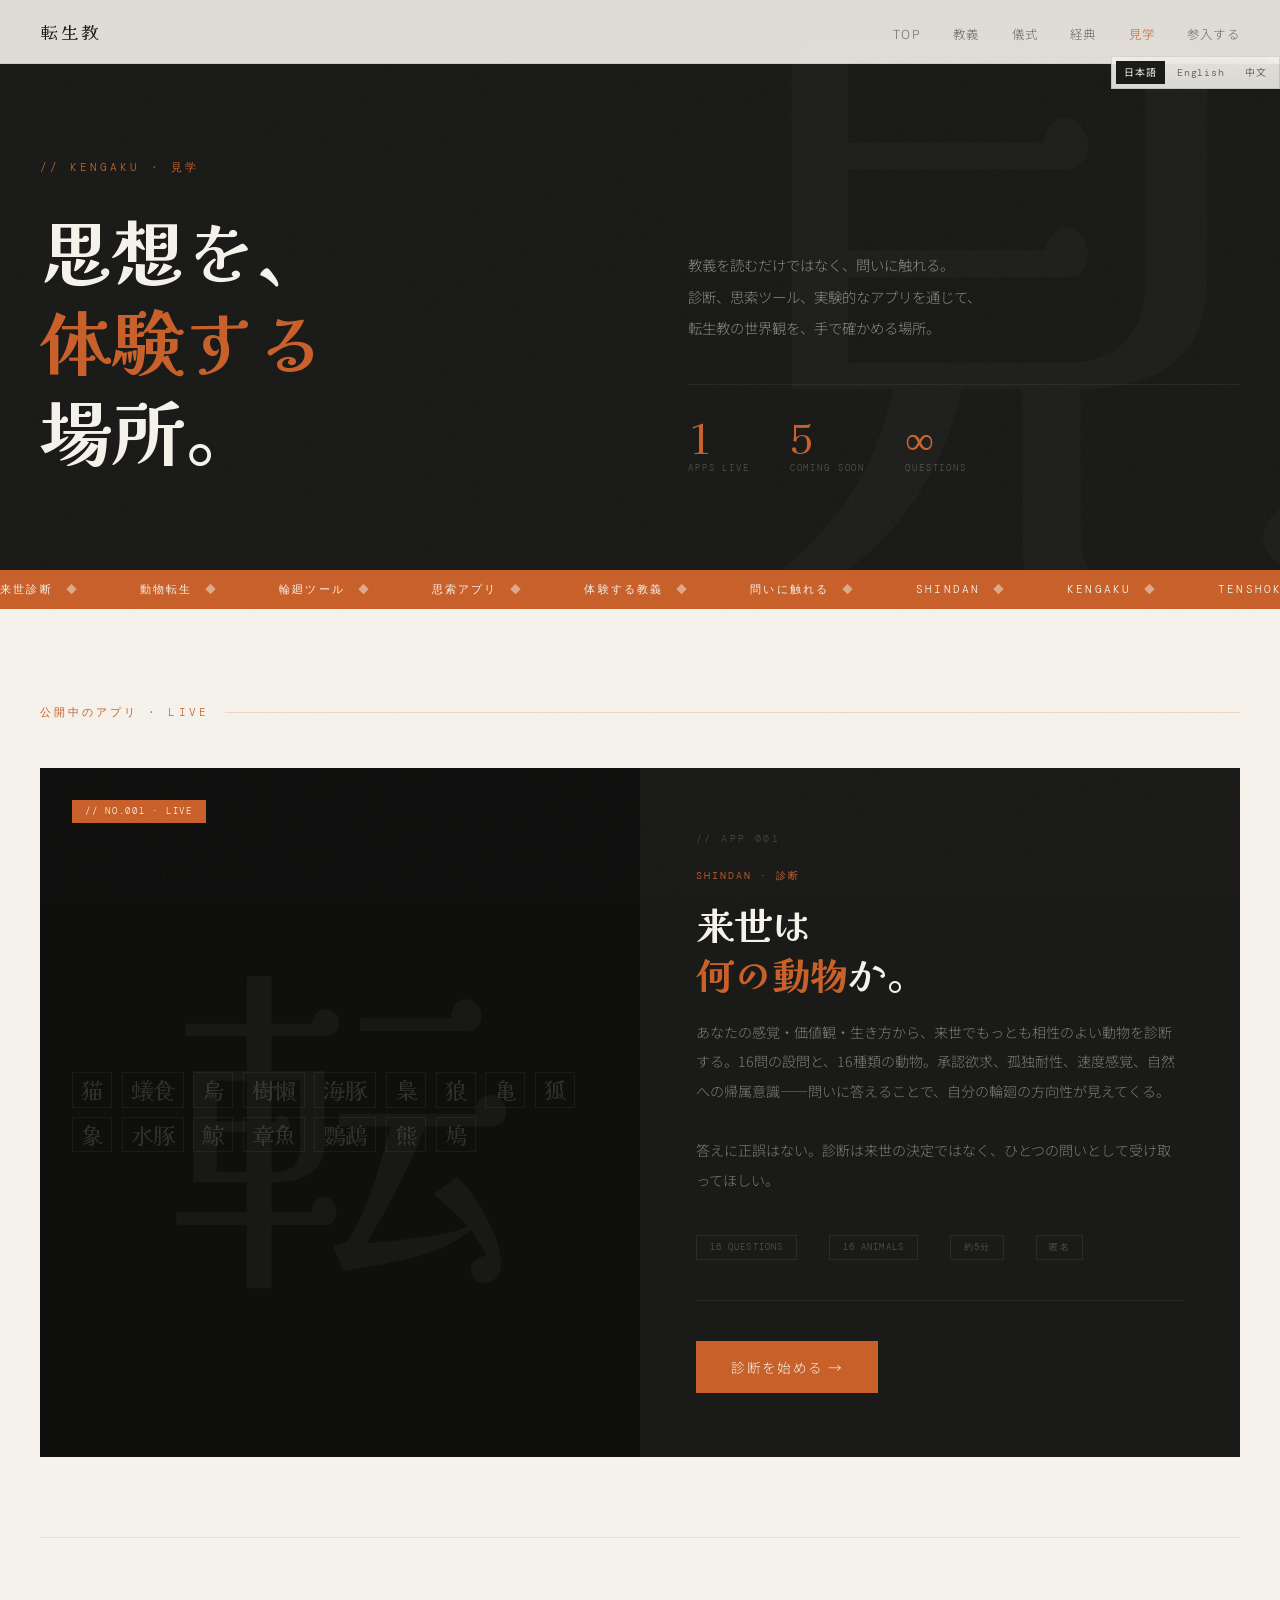
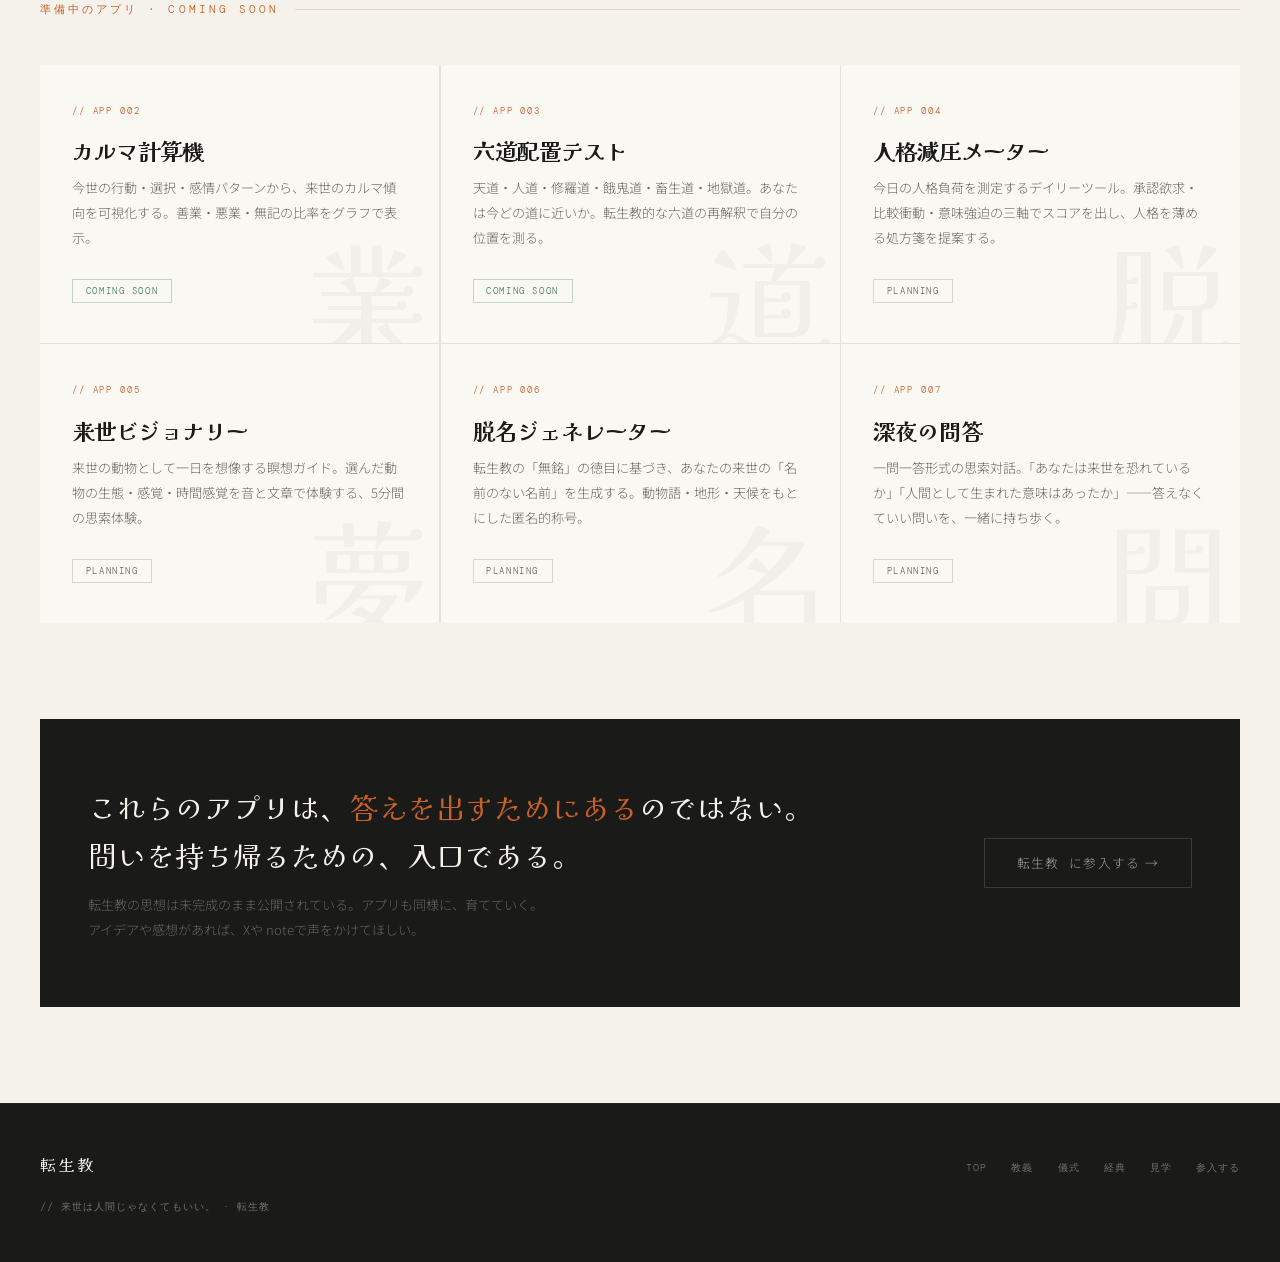
<file: kengaku.html>
<!DOCTYPE html>
<html lang="ja">
<head>
<meta charset="UTF-8">
  <link rel="icon" type="image/svg+xml" href="favicon.svg">
  <meta name="viewport" content="width=device-width, initial-scale=1.0">
<title>見学 — 転生教</title>
<meta name="description" content="転生教を体験する見学ページ。来世診断など、思想を触って試せるアプリ群への入口。">
<link rel="canonical" href="kengaku.html">
<meta property="og:site_name" content="転生教">
<meta property="og:title" content="見学 — 転生教">
<meta property="og:description" content="転生教を体験する見学ページ。来世診断など、思想を触って試せるアプリ群への入口。">
<meta property="og:type" content="website">
<meta property="og:url" content="kengaku.html">
<meta property="og:image" content="ogp.png">
<meta property="og:image:width" content="1200">
<meta property="og:image:height" content="630">
<meta property="og:locale" content="ja_JP">
<meta name="twitter:card" content="summary_large_image">
<meta name="twitter:title" content="見学 — 転生教">
<meta name="twitter:description" content="転生教を体験する見学ページ。来世診断など、思想を触って試せるアプリ群への入口。">
<meta name="twitter:image" content="ogp.png">
<link href="https://fonts.googleapis.com/css2?family=Kaisei+Decol:wght@400;700&family=Noto+Sans+JP:wght@300;400;500&family=DM+Mono:ital@0;1&display=swap" rel="stylesheet">
<style>
:root {
  --bg: #f5f2eb;
  --ink: #1a1a18;
  --muted: #6b6860;
  --accent: #c8602a;
  --accent2: #4a7c6f;
  --light: #e8e4da;
  --paper: #faf8f3;
}

* { margin: 0; padding: 0; box-sizing: border-box; }
html { scroll-behavior: smooth; }

body {
  background: var(--bg);
  color: var(--ink);
  font-family: 'Noto Sans JP', sans-serif;
  font-weight: 300;
  overflow-x: hidden;
}

body::before {
  content: '';
  position: fixed;
  inset: 0;
  background-image: url("data:image/svg+xml,%3Csvg viewBox='0 0 256 256' xmlns='http://www.w3.org/2000/svg'%3E%3Cfilter id='n'%3E%3CfeTurbulence type='fractalNoise' baseFrequency='0.9' numOctaves='4' stitchTiles='stitch'/%3E%3C/filter%3E%3Crect width='100%25' height='100%25' filter='url(%23n)' opacity='0.05'/%3E%3C/svg%3E");
  pointer-events: none;
  z-index: 9999;
  opacity: 0.35;
}

/* NAV */
nav {
  position: fixed;
  top: 0; left: 0; right: 0;
  z-index: 200;
  padding: 1.2rem 2.5rem;
  display: flex;
  justify-content: space-between;
  align-items: center;
  background: rgba(245,242,235,0.9);
  backdrop-filter: blur(14px);
  border-bottom: 1px solid rgba(26,26,24,0.08);
}
.nav-logo {
  font-family: 'Kaisei Decol', serif;
  font-size: 1.1rem;
  letter-spacing: 0.15em;
  color: var(--ink);
  text-decoration: none;
}
.nav-links { display: flex; gap: 2rem; list-style: none; }
.nav-links a {
  font-size: 0.78rem;
  letter-spacing: 0.1em;
  color: var(--muted);
  text-decoration: none;
  transition: color 0.2s;
}
.nav-links a:hover, .nav-links a.active { color: var(--accent); }

/* ── HERO ── */
.page-hero {
  background: var(--ink);
  padding: 10rem 2.5rem 6rem;
  display: grid;
  grid-template-columns: 1fr 1fr;
  gap: 6rem;
  align-items: end;
  position: relative;
  overflow: hidden;
}
.page-hero::before {
  content: '見';
  position: absolute;
  font-family: 'Kaisei Decol', serif;
  font-size: 55vw;
  color: rgba(245,242,235,0.025);
  bottom: -10%;
  right: -5%;
  pointer-events: none;
  line-height: 1;
}

.page-hero-eyebrow {
  font-family: 'DM Mono', monospace;
  font-size: 0.68rem;
  letter-spacing: 0.28em;
  color: var(--accent);
  margin-bottom: 1.8rem;
}
.page-hero-title {
  font-family: 'Kaisei Decol', serif;
  font-size: clamp(2.5rem, 6vw, 4.5rem);
  color: var(--bg);
  line-height: 1.25;
}
.page-hero-title em { color: var(--accent); font-style: normal; }

.page-hero-desc {
  font-size: 0.9rem;
  line-height: 2.2;
  color: rgba(245,242,235,0.5);
  max-width: 480px;
}

.hero-stats {
  display: flex;
  gap: 2.5rem;
  margin-top: 2.5rem;
  padding-top: 2rem;
  border-top: 1px solid rgba(245,242,235,0.06);
}
.stat { }
.stat-num {
  font-family: 'Kaisei Decol', serif;
  font-size: 2.5rem;
  color: var(--accent);
  display: block;
  line-height: 1;
}
.stat-label {
  font-family: 'DM Mono', monospace;
  font-size: 0.58rem;
  letter-spacing: 0.2em;
  color: rgba(245,242,235,0.25);
  margin-top: 0.3rem;
  display: block;
}

/* ── DIVIDER TICKER ── */
.ticker-wrap {
  overflow: hidden;
  background: var(--accent);
  color: var(--bg);
  padding: 0.75rem 0;
}
.ticker {
  display: flex;
  gap: 3rem;
  animation: ticker 25s linear infinite;
  white-space: nowrap;
}
.ticker span {
  font-family: 'DM Mono', monospace;
  font-size: 0.68rem;
  letter-spacing: 0.2em;
  flex-shrink: 0;
}
.ticker-dot { margin: 0 0.8rem; opacity: 0.5; }

/* ── MAIN LAYOUT ── */
.kengaku-main {
  padding: 6rem 2.5rem;
  max-width: 1300px;
  margin: 0 auto;
}

/* ── SECTION LABEL ── */
.section-label {
  font-family: 'DM Mono', monospace;
  font-size: 0.68rem;
  letter-spacing: 0.28em;
  color: var(--accent);
  text-transform: uppercase;
  margin-bottom: 3rem;
  display: flex;
  align-items: center;
  gap: 1rem;
}
.section-label::after {
  content: '';
  flex: 1;
  height: 1px;
  background: var(--accent);
  opacity: 0.2;
}

/* ── FEATURED APP (大) ── */
.featured-app {
  display: grid;
  grid-template-columns: 1fr 1fr;
  gap: 0;
  background: var(--ink);
  margin-bottom: 2px;
  min-height: 520px;
}

.featured-visual {
  position: relative;
  overflow: hidden;
  background: #0f0f0e;
  display: flex;
  align-items: center;
  justify-content: center;
}
.featured-visual-bg {
  font-family: 'Kaisei Decol', serif;
  font-size: 22rem;
  color: rgba(245,242,235,0.04);
  line-height: 1;
  position: absolute;
  user-select: none;
  animation: breathe 6s ease-in-out infinite;
}
.featured-badge {
  position: absolute;
  top: 2rem;
  left: 2rem;
  font-family: 'DM Mono', monospace;
  font-size: 0.55rem;
  letter-spacing: 0.2em;
  background: var(--accent);
  color: var(--bg);
  padding: 0.35rem 0.8rem;
}
.featured-animals {
  display: flex;
  flex-wrap: wrap;
  gap: 0.6rem;
  padding: 2rem;
  position: relative;
  z-index: 1;
}
.animal-pill {
  font-family: 'Kaisei Decol', serif;
  font-size: 1.4rem;
  color: rgba(245,242,235,0.15);
  padding: 0.2rem 0.5rem;
  border: 1px solid rgba(245,242,235,0.05);
  transition: color 0.3s, border-color 0.3s;
  cursor: default;
  line-height: 1.2;
}
.animal-pill:hover {
  color: var(--accent);
  border-color: rgba(200,96,42,0.3);
}

.featured-content {
  padding: 4rem 3.5rem;
  display: flex;
  flex-direction: column;
  justify-content: space-between;
}
.app-number {
  font-family: 'DM Mono', monospace;
  font-size: 0.6rem;
  letter-spacing: 0.25em;
  color: rgba(245,242,235,0.2);
  margin-bottom: 1.5rem;
}
.app-tag {
  font-family: 'DM Mono', monospace;
  font-size: 0.62rem;
  letter-spacing: 0.2em;
  color: var(--accent);
  margin-bottom: 1rem;
}
.app-title {
  font-family: 'Kaisei Decol', serif;
  font-size: clamp(1.8rem, 3vw, 2.8rem);
  color: var(--bg);
  line-height: 1.3;
  margin-bottom: 1.2rem;
}
.app-title em { color: var(--accent); font-style: normal; }
.app-desc {
  font-size: 0.88rem;
  line-height: 2.1;
  color: rgba(245,242,235,0.45);
  margin-bottom: 2.5rem;
  flex: 1;
}

.app-meta {
  display: flex;
  gap: 2rem;
  padding-bottom: 2.5rem;
  border-bottom: 1px solid rgba(245,242,235,0.06);
  margin-bottom: 2.5rem;
}
.meta-tag {
  font-family: 'DM Mono', monospace;
  font-size: 0.58rem;
  letter-spacing: 0.12em;
  color: rgba(245,242,235,0.25);
  padding: 0.3rem 0.8rem;
  border: 1px solid rgba(245,242,235,0.08);
}

.btn-launch {
  display: inline-flex;
  align-items: center;
  gap: 0.6rem;
  padding: 1rem 2.2rem;
  background: var(--accent);
  color: var(--bg);
  text-decoration: none;
  font-size: 0.85rem;
  letter-spacing: 0.1em;
  transition: background 0.2s, transform 0.15s;
  align-self: flex-start;
}
.btn-launch:hover { background: #a84e22; transform: translateY(-2px); }
.btn-launch-ghost {
  display: inline-flex;
  align-items: center;
  gap: 0.6rem;
  padding: 1rem 2.2rem;
  border: 1px solid rgba(245,242,235,0.15);
  color: rgba(245,242,235,0.5);
  text-decoration: none;
  font-size: 0.85rem;
  letter-spacing: 0.1em;
  transition: border-color 0.2s, color 0.2s;
  align-self: flex-start;
}
.btn-launch-ghost:hover { border-color: var(--bg); color: var(--bg); }

/* ── COMING SOON GRID ── */
.coming-section {
  margin-top: 5rem;
  padding-top: 4rem;
  border-top: 1px solid rgba(26,26,24,0.08);
}

.coming-grid {
  display: grid;
  grid-template-columns: repeat(3, 1fr);
  gap: 1.5px;
  background: rgba(26,26,24,0.08);
}

.coming-card {
  background: var(--paper);
  padding: 2.5rem 2rem;
  position: relative;
  overflow: hidden;
  transition: background 0.2s;
}
.coming-card::before {
  content: attr(data-kanji);
  position: absolute;
  font-family: 'Kaisei Decol', serif;
  font-size: 8rem;
  color: rgba(26,26,24,0.04);
  bottom: -1rem;
  right: 0.5rem;
  line-height: 1;
  pointer-events: none;
  transition: color 0.3s;
}
.coming-card:hover { background: var(--light); }
.coming-card:hover::before { color: rgba(200,96,42,0.06); }

.coming-num {
  font-family: 'DM Mono', monospace;
  font-size: 0.58rem;
  letter-spacing: 0.2em;
  color: var(--accent);
  margin-bottom: 1.2rem;
}
.coming-title {
  font-family: 'Kaisei Decol', serif;
  font-size: 1.4rem;
  margin-bottom: 0.7rem;
  line-height: 1.3;
}
.coming-desc {
  font-size: 0.82rem;
  line-height: 1.9;
  color: var(--muted);
  margin-bottom: 1.5rem;
}
.coming-badge {
  font-family: 'DM Mono', monospace;
  font-size: 0.55rem;
  letter-spacing: 0.18em;
  color: var(--muted);
  border: 1px solid rgba(26,26,24,0.15);
  padding: 0.3rem 0.8rem;
  display: inline-block;
}
.coming-badge.soon {
  color: var(--accent2);
  border-color: rgba(74,124,111,0.3);
}

/* ── PHILOSOPHY BAR ── */
.philosophy-bar {
  background: var(--ink);
  margin-top: 6rem;
  padding: 4rem 3rem;
  display: grid;
  grid-template-columns: 1fr auto;
  gap: 4rem;
  align-items: center;
}
.philosophy-text {
  font-family: 'Kaisei Decol', serif;
  font-size: clamp(1.2rem, 2.5vw, 1.8rem);
  color: var(--bg);
  line-height: 1.7;
}
.philosophy-text em { color: var(--accent); font-style: normal; }
.philosophy-sub {
  font-size: 0.82rem;
  color: rgba(245,242,235,0.35);
  margin-top: 0.8rem;
  line-height: 1.9;
  font-family: 'Noto Sans JP', sans-serif;
  font-weight: 300;
}
.philosophy-cta {
  display: inline-flex;
  align-items: center;
  gap: 0.6rem;
  padding: 0.9rem 2rem;
  border: 1px solid rgba(245,242,235,0.15);
  color: rgba(245,242,235,0.6);
  text-decoration: none;
  font-size: 0.8rem;
  letter-spacing: 0.1em;
  white-space: nowrap;
  transition: border-color 0.2s, color 0.2s;
}
.philosophy-cta:hover { border-color: var(--bg); color: var(--bg); }

/* ── FOOTER ── */
footer {
  background: var(--ink);
  color: rgba(245,242,235,0.4);
  padding: 3rem 2.5rem;
  display: flex;
  justify-content: space-between;
  align-items: center;
  flex-wrap: wrap;
  gap: 1rem;
  border-top: 1px solid rgba(245,242,235,0.04);
}
.footer-logo {
  font-family: 'Kaisei Decol', serif;
  font-size: 1rem;
  color: var(--bg);
  letter-spacing: 0.15em;
  text-decoration: none;
}
.footer-nav { display: flex; gap: 1.5rem; list-style: none; }
.footer-nav a {
  font-family: 'DM Mono', monospace;
  font-size: 0.65rem;
  letter-spacing: 0.1em;
  color: rgba(245,242,235,0.4);
  text-decoration: none;
  transition: color 0.2s;
}
.footer-nav a:hover { color: var(--accent); }
.footer-copy {
  font-family: 'DM Mono', monospace;
  font-size: 0.65rem;
  letter-spacing: 0.1em;
  width: 100%;
  margin-top: 0.5rem;
}

/* ANIMATIONS */
@keyframes fadeUp {
  from { opacity: 0; transform: translateY(18px); }
  to { opacity: 1; transform: translateY(0); }
}
@keyframes ticker {
  from { transform: translateX(0); }
  to { transform: translateX(-50%); }
}
@keyframes breathe {
  0%, 100% { transform: scale(1) rotate(-3deg); opacity: 0.04; }
  50% { transform: scale(1.04) rotate(-3deg); opacity: 0.06; }
}

/* RESPONSIVE */
@media (max-width: 1000px) {
  .featured-app { grid-template-columns: 1fr; min-height: auto; }
  .featured-visual { min-height: 280px; }
  .coming-grid { grid-template-columns: 1fr 1fr; }
  .philosophy-bar { grid-template-columns: 1fr; gap: 2rem; }
  .page-hero { grid-template-columns: 1fr; gap: 3rem; }
}
@media (max-width:600px) {
  nav {
    padding: 0.8rem 1rem;
    align-items: flex-start;
    flex-direction: column;
    gap: 0.7rem;
  }

  .nav-links {
    display: flex;
    width: 100%;
    gap: 1rem;
    overflow-x: auto;
    padding-bottom: 0.2rem;
    white-space: nowrap;
  }

  .page-hero {
    padding: 8rem 1.25rem 4rem;
  }

  .kengaku-main {
    padding: 4rem 1rem;
  }

  .featured-app {
    width: 100%;
    min-height: 0;
  }

  .featured-visual {
    min-height: 190px;
    padding: 3.4rem 1rem 1.25rem;
    align-items: flex-end;
  }

  .featured-visual-bg {
    font-size: 12rem;
    right: -1.5rem;
    bottom: -1.6rem;
  }

  .featured-badge {
    top: 1rem;
    left: 1rem;
    font-size: 0.5rem;
    padding: 0.32rem 0.65rem;
  }

  .featured-animals {
    width: 100%;
    gap: 0.38rem;
    padding: 0;
    align-content: flex-end;
  }

  .animal-pill {
    font-size: 1rem;
    padding: 0.16rem 0.38rem;
  }

  .featured-content {
    padding: 2rem 1.25rem;
  }

  .app-number {
    margin-bottom: 1rem;
  }

  .app-title {
    font-size: 1.8rem;
  }

  .app-desc {
    font-size: 0.82rem;
    line-height: 1.9;
    margin-bottom: 1.5rem;
  }

  .app-meta {
    flex-wrap: wrap;
    gap: 0.5rem;
    padding-bottom: 1.5rem;
    margin-bottom: 1.5rem;
  }

  .meta-tag {
    font-size: 0.52rem;
    padding: 0.28rem 0.55rem;
  }

  .btn-launch {
    width: 100%;
    justify-content: center;
    padding: 0.95rem 1rem;
  }
}
</style>
</head>
<body>

<nav>
  <a href="index.html" class="nav-logo">転生教</a>
  <ul class="nav-links">
    <li><a href="index.html">TOP</a></li>
    <li><a href="kyogi.html">教義</a></li>
    <li><a href="gishiki.html">儀式</a></li>
    <li><a href="kyoten.html">経典</a></li>
    <li><a href="kengaku.html" class="active">見学</a></li>
    <li><a href="sannyu.html">参入する</a></li>
  </ul>
</nav>

<!-- HERO -->
<div class="page-hero">
  <div>
    <p class="page-hero-eyebrow">// KENGAKU · 見学</p>
    <h1 class="page-hero-title">思想を、<br><em>体験する</em><br>場所。</h1>
  </div>
  <div>
    <p class="page-hero-desc">
      教義を読むだけではなく、問いに触れる。<br>
      診断、思索ツール、実験的なアプリを通じて、<br>
      転生教の世界観を、手で確かめる場所。
    </p>
    <div class="hero-stats">
      <div class="stat">
        <span class="stat-num">1</span>
        <span class="stat-label">APPS LIVE</span>
      </div>
      <div class="stat">
        <span class="stat-num">5</span>
        <span class="stat-label">COMING SOON</span>
      </div>
      <div class="stat">
        <span class="stat-num">∞</span>
        <span class="stat-label">QUESTIONS</span>
      </div>
    </div>
  </div>
</div>

<!-- TICKER -->
<div class="ticker-wrap">
  <div class="ticker">
    <span>来世診断<span class="ticker-dot">◆</span></span>
    <span>動物転生<span class="ticker-dot">◆</span></span>
    <span>輪廻ツール<span class="ticker-dot">◆</span></span>
    <span>思索アプリ<span class="ticker-dot">◆</span></span>
    <span>体験する教義<span class="ticker-dot">◆</span></span>
    <span>問いに触れる<span class="ticker-dot">◆</span></span>
    <span>SHINDAN<span class="ticker-dot">◆</span></span>
    <span>KENGAKU<span class="ticker-dot">◆</span></span>
    <span>TENSHOKYO<span class="ticker-dot">◆</span></span>
    <span>来世診断<span class="ticker-dot">◆</span></span>
    <span>動物転生<span class="ticker-dot">◆</span></span>
    <span>輪廻ツール<span class="ticker-dot">◆</span></span>
    <span>思索アプリ<span class="ticker-dot">◆</span></span>
    <span>体験する教義<span class="ticker-dot">◆</span></span>
    <span>問いに触れる<span class="ticker-dot">◆</span></span>
    <span>SHINDAN<span class="ticker-dot">◆</span></span>
    <span>KENGAKU<span class="ticker-dot">◆</span></span>
    <span>TENSHOKYO<span class="ticker-dot">◆</span></span>
  </div>
</div>

<!-- MAIN -->
<div class="kengaku-main">

  <!-- FEATURED: 来世診断 -->
  <p class="section-label">公開中のアプリ · Live</p>

  <div class="featured-app">
    <!-- Visual side -->
    <div class="featured-visual">
      <div class="featured-visual-bg">転</div>
      <span class="featured-badge">// NO.001 · LIVE</span>
      <div class="featured-animals">
        <span class="animal-pill">猫</span>
        <span class="animal-pill">蟻食</span>
        <span class="animal-pill">烏</span>
        <span class="animal-pill">樹懶</span>
        <span class="animal-pill">海豚</span>
        <span class="animal-pill">梟</span>
        <span class="animal-pill">狼</span>
        <span class="animal-pill">亀</span>
        <span class="animal-pill">狐</span>
        <span class="animal-pill">象</span>
        <span class="animal-pill">水豚</span>
        <span class="animal-pill">鯨</span>
        <span class="animal-pill">章魚</span>
        <span class="animal-pill">鸚鵡</span>
        <span class="animal-pill">熊</span>
        <span class="animal-pill">鳩</span>
      </div>
    </div>
    <!-- Content side -->
    <div class="featured-content">
      <div>
        <p class="app-number">// APP 001</p>
        <p class="app-tag">SHINDAN · 診断</p>
        <h2 class="app-title">来世は<br><em>何の動物</em>か。</h2>
        <p class="app-desc">
          あなたの感覚・価値観・生き方から、来世でもっとも相性のよい動物を診断する。16問の設問と、16種類の動物。承認欲求、孤独耐性、速度感覚、自然への帰属意識——問いに答えることで、自分の輪廻の方向性が見えてくる。<br><br>答えに正誤はない。診断は来世の決定ではなく、ひとつの問いとして受け取ってほしい。
        </p>
        <div class="app-meta">
          <span class="meta-tag">16 QUESTIONS</span>
          <span class="meta-tag">16 ANIMALS</span>
          <span class="meta-tag">約5分</span>
          <span class="meta-tag">匿名</span>
        </div>
      </div>
      <a href="shindan.html" class="btn-launch">診断を始める →</a>
    </div>
  </div>

  <!-- COMING SOON -->
  <div class="coming-section">
    <p class="section-label">準備中のアプリ · Coming Soon</p>

    <div class="coming-grid">

      <div class="coming-card" data-kanji="業">
        <p class="coming-num">// APP 002</p>
        <h3 class="coming-title">カルマ計算機</h3>
        <p class="coming-desc">今世の行動・選択・感情パターンから、来世のカルマ傾向を可視化する。善業・悪業・無記の比率をグラフで表示。</p>
        <span class="coming-badge soon">COMING SOON</span>
      </div>

      <div class="coming-card" data-kanji="道">
        <p class="coming-num">// APP 003</p>
        <h3 class="coming-title">六道配置テスト</h3>
        <p class="coming-desc">天道・人道・修羅道・餓鬼道・畜生道・地獄道。あなたは今どの道に近いか。転生教的な六道の再解釈で自分の位置を測る。</p>
        <span class="coming-badge soon">COMING SOON</span>
      </div>

      <div class="coming-card" data-kanji="脱">
        <p class="coming-num">// APP 004</p>
        <h3 class="coming-title">人格減圧メーター</h3>
        <p class="coming-desc">今日の人格負荷を測定するデイリーツール。承認欲求・比較衝動・意味強迫の三軸でスコアを出し、人格を薄める処方箋を提案する。</p>
        <span class="coming-badge">PLANNING</span>
      </div>

      <div class="coming-card" data-kanji="夢">
        <p class="coming-num">// APP 005</p>
        <h3 class="coming-title">来世ビジョナリー</h3>
        <p class="coming-desc">来世の動物として一日を想像する瞑想ガイド。選んだ動物の生態・感覚・時間感覚を音と文章で体験する、5分間の思索体験。</p>
        <span class="coming-badge">PLANNING</span>
      </div>

      <div class="coming-card" data-kanji="名">
        <p class="coming-num">// APP 006</p>
        <h3 class="coming-title">脱名ジェネレーター</h3>
        <p class="coming-desc">転生教の「無銘」の徳目に基づき、あなたの来世の「名前のない名前」を生成する。動物語・地形・天候をもとにした匿名的称号。</p>
        <span class="coming-badge">PLANNING</span>
      </div>

      <div class="coming-card" data-kanji="問">
        <p class="coming-num">// APP 007</p>
        <h3 class="coming-title">深夜の問答</h3>
        <p class="coming-desc">一問一答形式の思索対話。「あなたは来世を恐れているか」「人間として生まれた意味はあったか」——答えなくていい問いを、一緒に持ち歩く。</p>
        <span class="coming-badge">PLANNING</span>
      </div>

    </div>
  </div>

  <!-- PHILOSOPHY BAR -->
  <div class="philosophy-bar">
    <div>
      <p class="philosophy-text">
        これらのアプリは、<em>答えを出すためにある</em>のではない。<br>
        問いを持ち帰るための、入口である。
      </p>
      <p class="philosophy-sub">
        転生教の思想は未完成のまま公開されている。アプリも同様に、育てていく。<br>
        アイデアや感想があれば、Xや noteで声をかけてほしい。
      </p>
    </div>
    <a href="sannyu.html" class="philosophy-cta">転生教に参入する →</a>
  </div>

</div><!-- /kengaku-main -->

<footer>
  <a href="index.html" class="footer-logo">転生教</a>
  <ul class="footer-nav">
    <li><a href="index.html">TOP</a></li>
    <li><a href="kyogi.html">教義</a></li>
    <li><a href="gishiki.html">儀式</a></li>
    <li><a href="kyoten.html">経典</a></li>
    <li><a href="kengaku.html">見学</a></li>
    <li><a href="sannyu.html">参入する</a></li>
  </ul>
  <span class="footer-copy">// 来世は人間じゃなくてもいい。 · 転生教</span>
</footer>

<script src="i18n.js"></script>
</body>
</html>
</file>
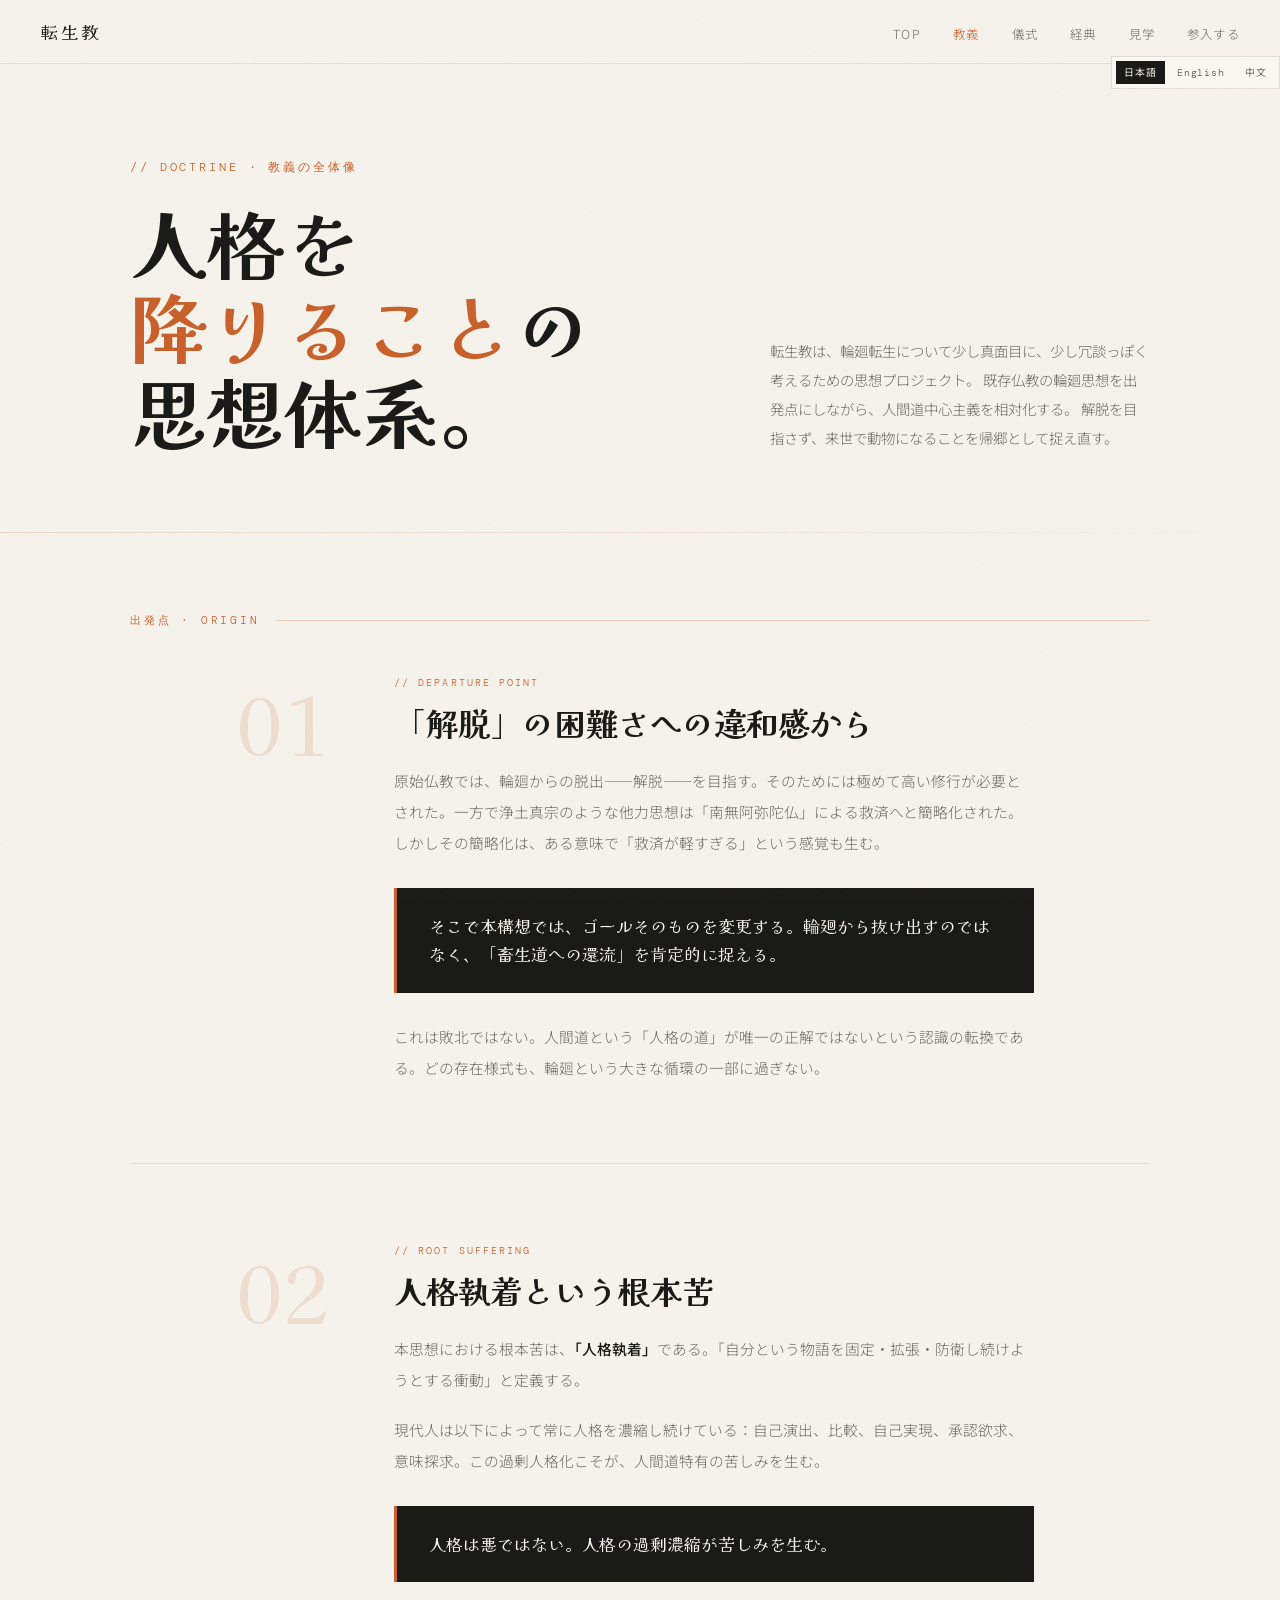
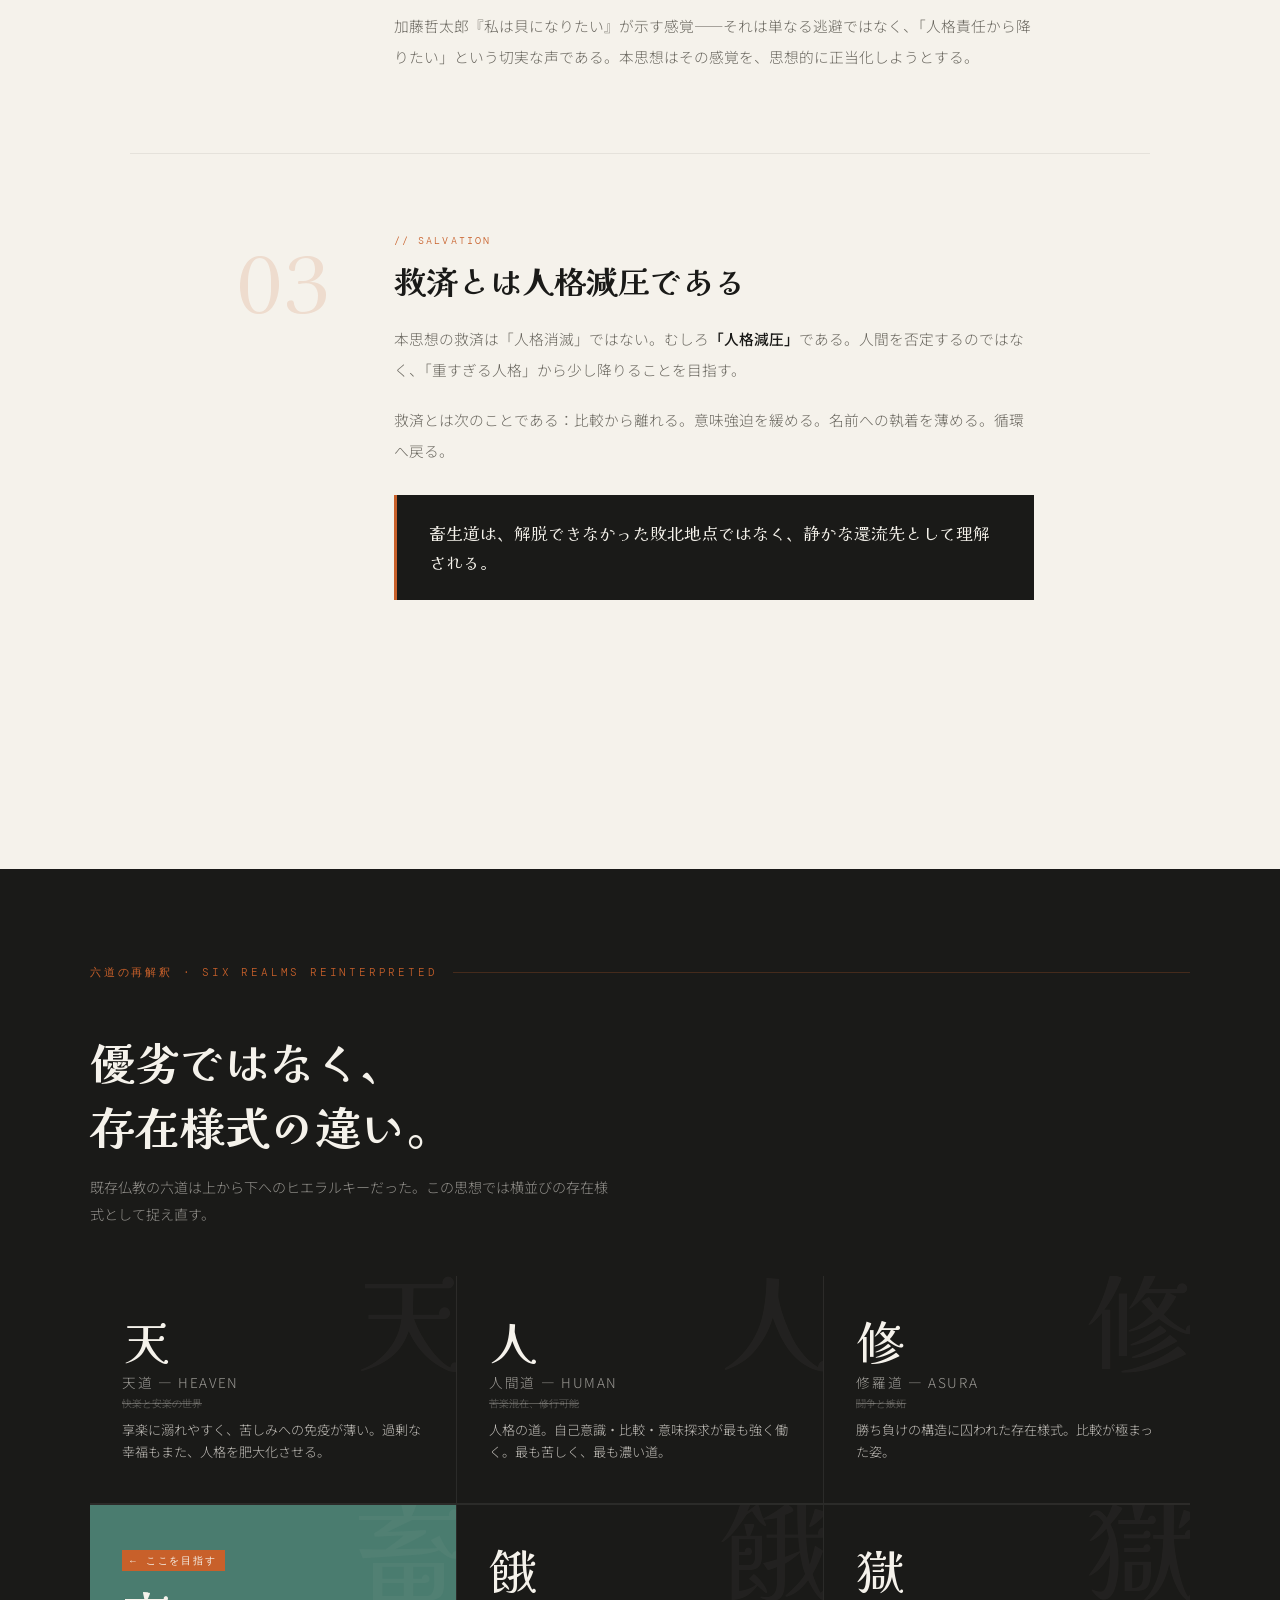
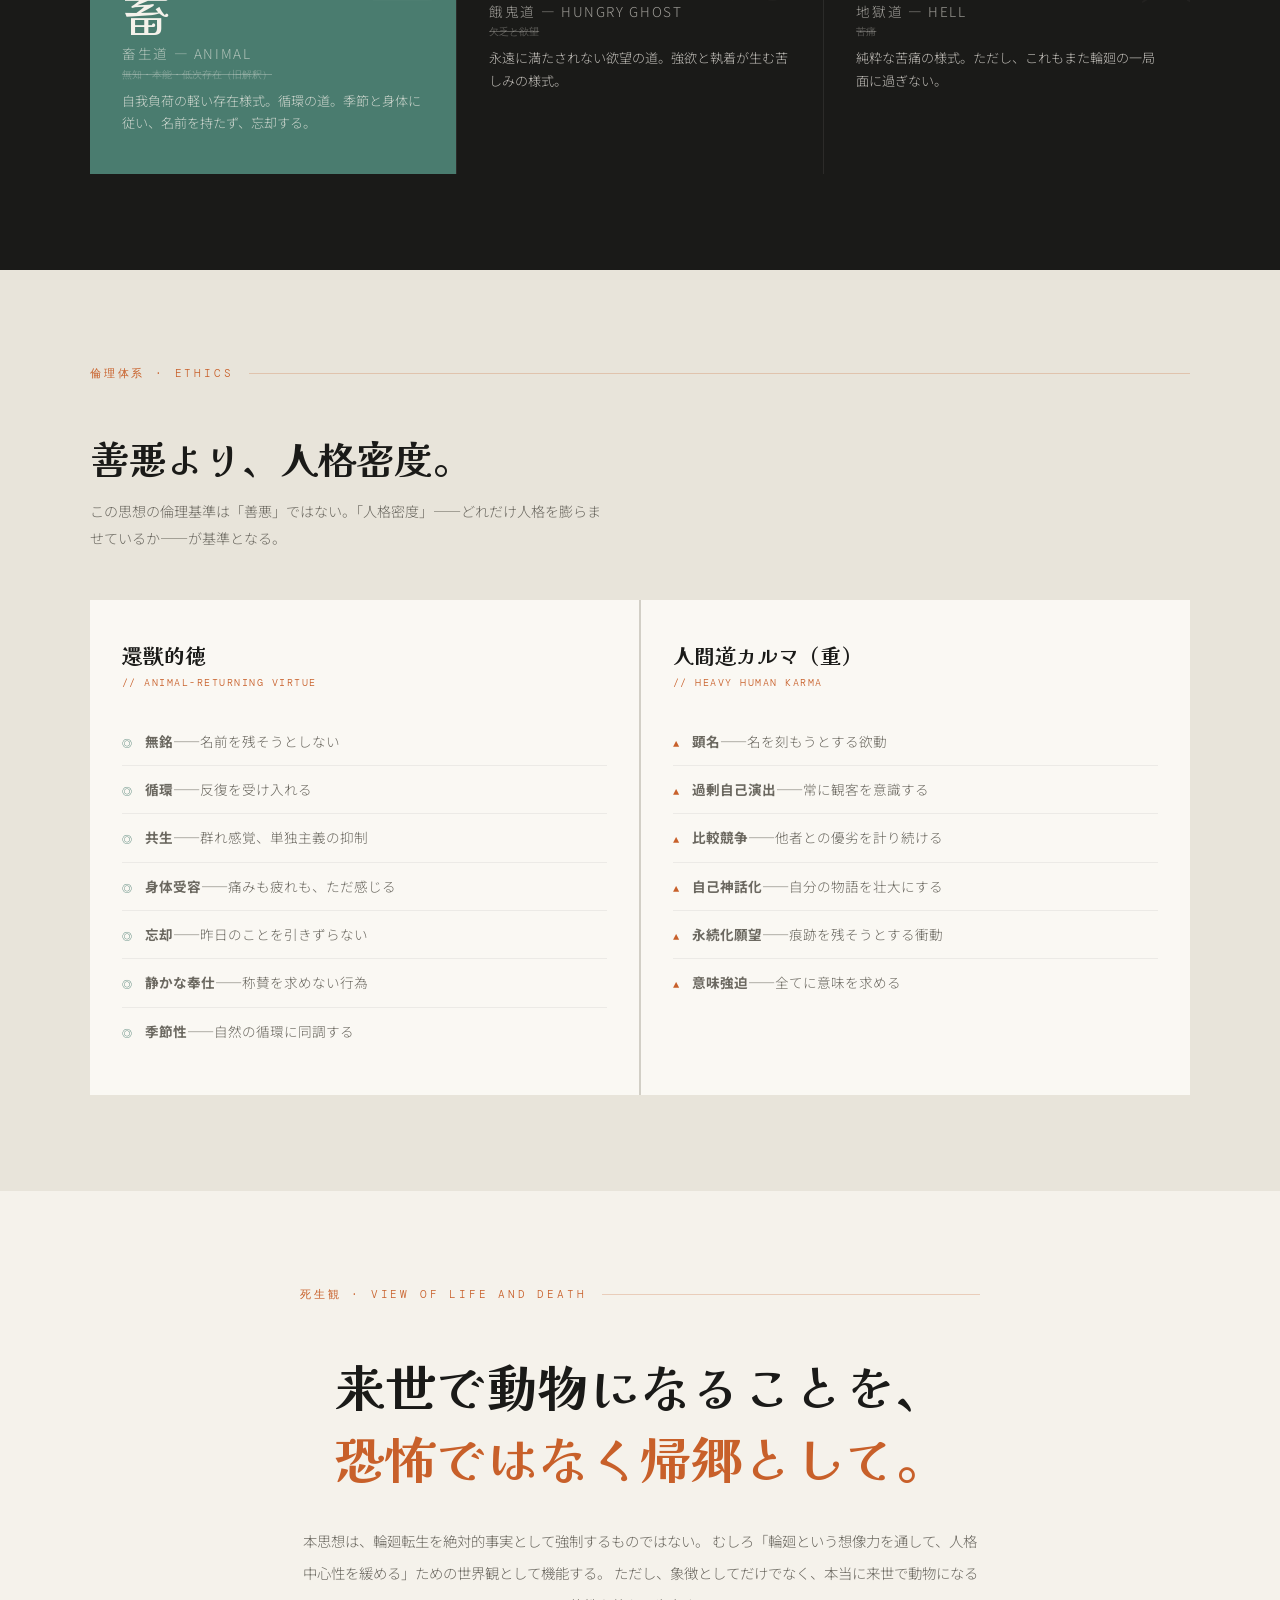
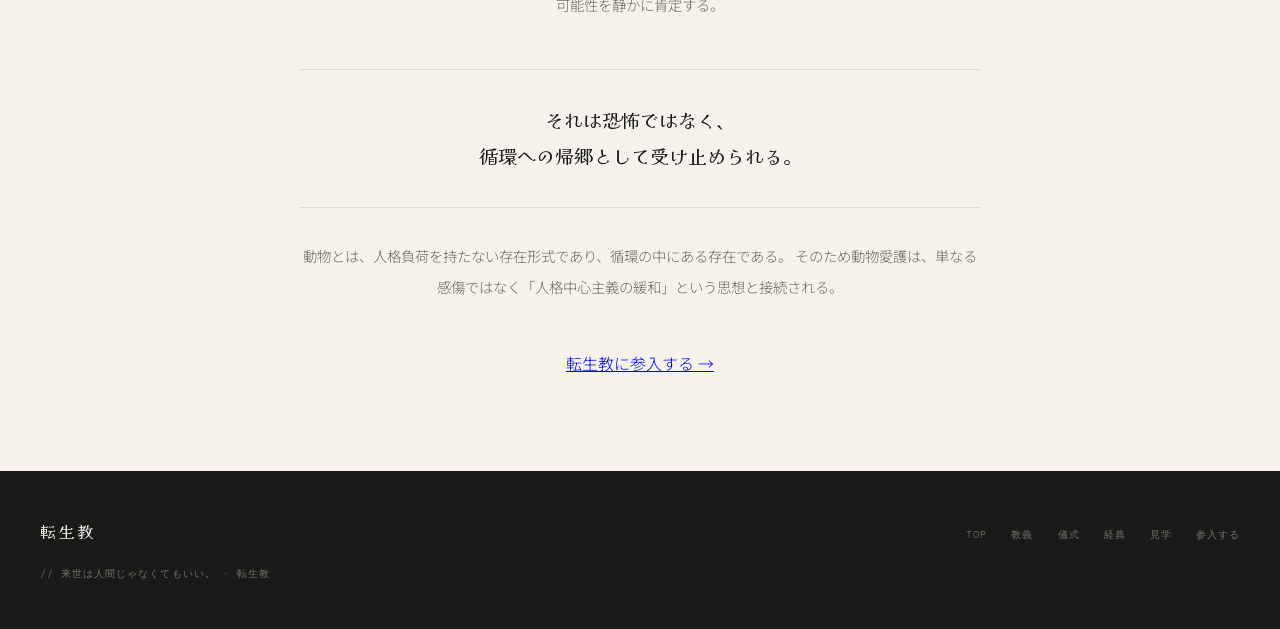
<file: kyogi.html>
<!DOCTYPE html>
<html lang="ja">
<head>
<meta charset="UTF-8">
  <link rel="icon" type="image/svg+xml" href="favicon.svg">
  <meta name="viewport" content="width=device-width, initial-scale=1.0">
<title>教義 — 転生教</title>
<meta name="description" content="転生教の教義。人格執着を根本苦と捉え、人格減圧と畜生道への還流を肯定する思想体系。">
<link rel="canonical" href="kyogi.html">
<meta property="og:site_name" content="転生教">
<meta property="og:title" content="教義 — 転生教">
<meta property="og:description" content="転生教の教義。人格執着を根本苦と捉え、人格減圧と畜生道への還流を肯定する思想体系。">
<meta property="og:type" content="website">
<meta property="og:url" content="kyogi.html">
<meta property="og:image" content="ogp.png">
<meta property="og:image:width" content="1200">
<meta property="og:image:height" content="630">
<meta property="og:locale" content="ja_JP">
<meta name="twitter:card" content="summary_large_image">
<meta name="twitter:title" content="教義 — 転生教">
<meta name="twitter:description" content="転生教の教義。人格執着を根本苦と捉え、人格減圧と畜生道への還流を肯定する思想体系。">
<meta name="twitter:image" content="ogp.png">
<link href="https://fonts.googleapis.com/css2?family=Kaisei+Decol:wght@400;700&family=Noto+Sans+JP:wght@300;400;500&family=DM+Mono:ital@0;1&display=swap" rel="stylesheet">
<style>
:root {
  --bg: #f5f2eb; --ink: #1a1a18; --muted: #6b6860;
  --accent: #c8602a; --accent2: #4a7c6f; --light: #e8e4da; --paper: #faf8f3;
}
* { margin: 0; padding: 0; box-sizing: border-box; }
html { scroll-behavior: smooth; }
body { background: var(--bg); color: var(--ink); font-family: 'Noto Sans JP', sans-serif; font-weight: 300; overflow-x: hidden; }
body::before { content:''; position:fixed; inset:0; background-image:url("data:image/svg+xml,%3Csvg viewBox='0 0 256 256' xmlns='http://www.w3.org/2000/svg'%3E%3Cfilter id='noise'%3E%3CfeTurbulence type='fractalNoise' baseFrequency='0.9' numOctaves='4' stitchTiles='stitch'/%3E%3C/filter%3E%3Crect width='100%25' height='100%25' filter='url(%23noise)' opacity='0.04'/%3E%3C/svg%3E"); pointer-events:none; z-index:1000; opacity:0.4; }

nav { position:fixed; top:0; left:0; right:0; z-index:100; padding:1.2rem 2.5rem; display:flex; justify-content:space-between; align-items:center; background:rgba(245,242,235,0.88); backdrop-filter:blur(14px); border-bottom:1px solid rgba(26,26,24,0.08); }
.nav-logo { font-family:'Kaisei Decol',serif; font-size:1.1rem; letter-spacing:0.15em; color:var(--ink); text-decoration:none; }
.nav-links { display:flex; gap:2rem; list-style:none; }
.nav-links a { font-size:0.78rem; letter-spacing:0.1em; color:var(--muted); text-decoration:none; transition:color 0.2s; }
.nav-links a:hover, .nav-links a.active { color:var(--accent); }

/* PAGE HERO */
.page-hero {
  padding: 10rem 2.5rem 5rem;
  max-width: 1100px;
  margin: 0 auto;
  display: grid;
  grid-template-columns: 1fr 380px;
  gap: 6rem;
  align-items: end;
}
.page-hero-eyebrow {
  font-family: 'DM Mono', monospace;
  font-size: 0.72rem;
  letter-spacing: 0.25em;
  color: var(--accent);
  margin-bottom: 1.5rem;
  opacity: 0;
  animation: fadeUp 0.8s 0.2s forwards;
}
.page-hero-title {
  font-family: 'Kaisei Decol', serif;
  font-size: clamp(3rem, 6vw, 5.5rem);
  line-height: 1.1;
  opacity: 0;
  animation: fadeUp 0.8s 0.4s forwards;
}
.page-hero-title em { color: var(--accent); font-style: normal; }
.page-hero-desc {
  font-size: 0.9rem;
  line-height: 2;
  color: var(--muted);
  opacity: 0;
  animation: fadeUp 0.8s 0.6s forwards;
}

/* TOC */
.toc {
  background: var(--paper);
  border: 1px solid rgba(26,26,24,0.1);
  padding: 2rem;
  opacity: 0;
  animation: fadeIn 0.8s 0.8s forwards;
}
.toc-title {
  font-family: 'DM Mono', monospace;
  font-size: 0.65rem;
  letter-spacing: 0.2em;
  color: var(--accent);
  margin-bottom: 1.2rem;
}
.toc-list { list-style: none; }
.toc-list li { border-bottom: 1px solid rgba(26,26,24,0.06); }
.toc-list li:last-child { border-bottom: none; }
.toc-list a {
  display: flex;
  justify-content: space-between;
  padding: 0.7rem 0;
  font-size: 0.82rem;
  color: var(--muted);
  text-decoration: none;
  transition: color 0.2s;
}
.toc-list a:hover { color: var(--accent); }
.toc-num {
  font-family: 'DM Mono', monospace;
  font-size: 0.65rem;
  color: var(--accent);
  opacity: 0.6;
}

/* DIVIDER */
.divider {
  width: 100%;
  height: 1px;
  background: linear-gradient(to right, var(--accent) 0%, transparent 100%);
  opacity: 0.2;
  margin: 0;
}

/* DOCTRINE FULL */
.doctrine-section {
  max-width: 1100px;
  margin: 0 auto;
  padding: 5rem 2.5rem;
}
.section-label {
  font-family: 'DM Mono', monospace;
  font-size: 0.7rem;
  letter-spacing: 0.25em;
  color: var(--accent);
  text-transform: uppercase;
  margin-bottom: 3rem;
  display: flex;
  align-items: center;
  gap: 1rem;
}
.section-label::after { content:''; flex:1; height:1px; background:var(--accent); opacity:0.25; }

/* CHAPTER LAYOUT */
.chapter {
  display: grid;
  grid-template-columns: 200px 1fr;
  gap: 4rem;
  margin-bottom: 5rem;
  padding-bottom: 5rem;
  border-bottom: 1px solid rgba(26,26,24,0.07);
}
.chapter:last-child { border-bottom: none; }
.chapter-num {
  font-family: 'Kaisei Decol', serif;
  font-size: 5rem;
  line-height: 1;
  color: var(--accent);
  opacity: 0.15;
  text-align: right;
  padding-top: 0.3rem;
}
.chapter-content {}
.chapter-tag {
  font-family: 'DM Mono', monospace;
  font-size: 0.65rem;
  letter-spacing: 0.2em;
  color: var(--accent);
  margin-bottom: 0.8rem;
}
.chapter-title {
  font-family: 'Kaisei Decol', serif;
  font-size: 2rem;
  margin-bottom: 1.5rem;
  line-height: 1.25;
}
.chapter-body {
  font-size: 0.92rem;
  line-height: 2.1;
  color: var(--muted);
  max-width: 640px;
}
.chapter-body p { margin-bottom: 1.2rem; }
.chapter-body p:last-child { margin-bottom: 0; }
.chapter-body strong { color: var(--ink); font-weight: 500; }

/* CALLOUT */
.callout {
  background: var(--ink);
  color: var(--bg);
  padding: 1.5rem 2rem;
  margin: 1.8rem 0;
  border-left: 3px solid var(--accent);
}
.callout p {
  font-family: 'Kaisei Decol', serif;
  font-size: 1.05rem;
  line-height: 1.7;
  color: var(--bg);
  margin: 0 !important;
}

/* SIX REALMS DETAIL */
.realms-dark {
  background: var(--ink);
  color: var(--bg);
  padding: 6rem 2.5rem;
}
.realms-dark-inner { max-width: 1100px; margin: 0 auto; }
.realms-dark .section-label { color: var(--accent); }
.realms-dark .section-label::after { background: var(--accent); }

.realm-cards {
  display: grid;
  grid-template-columns: repeat(3, 1fr);
  gap: 1.5px;
  background: rgba(245,242,235,0.08);
  margin-top: 3rem;
}
.realm-card {
  background: var(--ink);
  padding: 2.5rem 2rem;
  transition: background 0.25s;
  position: relative;
  overflow: hidden;
}
.realm-card::before {
  content: attr(data-kanji);
  position: absolute;
  right: -0.5rem;
  top: -1rem;
  font-family: 'Kaisei Decol', serif;
  font-size: 7rem;
  color: rgba(245,242,235,0.04);
  line-height: 1;
  pointer-events: none;
}
.realm-card:hover { background: #242422; }
.realm-card.is-chiku { background: var(--accent2); }
.realm-card.is-chiku:hover { background: #3d6b60; }
.realm-badge {
  font-family: 'DM Mono', monospace;
  font-size: 0.6rem;
  letter-spacing: 0.2em;
  background: var(--accent);
  color: var(--bg);
  padding: 0.2rem 0.5rem;
  display: inline-block;
  margin-bottom: 1rem;
}
.realm-card-kanji {
  font-family: 'Kaisei Decol', serif;
  font-size: 3rem;
  display: block;
  margin-bottom: 0.5rem;
  line-height: 1;
}
.realm-card-name {
  font-size: 0.85rem;
  letter-spacing: 0.12em;
  color: rgba(245,242,235,0.6);
  margin-bottom: 0.3rem;
}
.realm-card-old {
  font-family: 'DM Mono', monospace;
  font-size: 0.65rem;
  color: rgba(245,242,235,0.3);
  text-decoration: line-through;
  margin-bottom: 0.5rem;
  display: block;
}
.realm-card-new {
  font-size: 0.82rem;
  line-height: 1.7;
  color: rgba(245,242,235,0.75);
}

/* ETHICS TABLE */
.ethics-section {
  background: var(--light);
  padding: 6rem 2.5rem;
}
.ethics-inner { max-width: 1100px; margin: 0 auto; }
.ethics-grid {
  display: grid;
  grid-template-columns: 1fr 1fr;
  gap: 2px;
  background: rgba(26,26,24,0.1);
  margin-top: 3rem;
}
.ethics-col {
  background: var(--paper);
  padding: 2.5rem 2rem;
}
.ethics-col-title {
  font-family: 'Kaisei Decol', serif;
  font-size: 1.3rem;
  margin-bottom: 0.4rem;
}
.ethics-col-sub {
  font-family: 'DM Mono', monospace;
  font-size: 0.62rem;
  color: var(--accent);
  letter-spacing: 0.15em;
  margin-bottom: 1.8rem;
}
.ethics-list { list-style: none; }
.ethics-list li {
  padding: 0.8rem 0;
  border-bottom: 1px solid rgba(26,26,24,0.06);
  font-size: 0.85rem;
  display: flex;
  align-items: baseline;
  gap: 0.8rem;
}
.ethics-list li:last-child { border-bottom: none; }
.ethics-list .e-mark {
  font-family: 'DM Mono', monospace;
  font-size: 0.65rem;
  color: var(--accent2);
  flex-shrink: 0;
}
.ethics-list.heavy .e-mark { color: var(--accent); }
.ethics-list .e-text { color: var(--muted); line-height: 1.6; }

/* DEATH VIEW */
.death-section {
  max-width: 760px;
  margin: 0 auto;
  padding: 6rem 2.5rem;
  text-align: center;
}
.death-title {
  font-family: 'Kaisei Decol', serif;
  font-size: clamp(2rem, 4vw, 3.2rem);
  line-height: 1.4;
  margin-bottom: 2rem;
}
.death-title em { color: var(--accent); font-style: normal; }
.death-body {
  font-size: 0.9rem;
  line-height: 2.2;
  color: var(--muted);
  margin-bottom: 3rem;
}
.death-quote {
  font-family: 'Kaisei Decol', serif;
  font-size: 1.2rem;
  line-height: 1.9;
  border-top: 1px solid rgba(26,26,24,0.1);
  border-bottom: 1px solid rgba(26,26,24,0.1);
  padding: 2rem;
  margin: 2rem 0;
  color: var(--ink);
}

/* FOOTER */
footer { background:var(--ink); color:rgba(245,242,235,0.4); padding:3rem 2.5rem; display:flex; justify-content:space-between; align-items:center; flex-wrap:wrap; gap:1rem; }
.footer-logo { text-decoration:none; font-family:'Kaisei Decol',serif; font-size:1rem; color:var(--bg); letter-spacing:0.15em; }
.footer-nav { display:flex; gap:1.5rem; list-style:none; }
.footer-nav a { font-family:'DM Mono',monospace; font-size:0.65rem; letter-spacing:0.1em; color:rgba(245,242,235,0.4); text-decoration:none; transition:color 0.2s; }
.footer-nav a:hover { color:var(--accent); }
.footer-copy { font-family:'DM Mono',monospace; font-size:0.65rem; letter-spacing:0.1em; width:100%; margin-top:0.5rem; }

@keyframes fadeUp { from{opacity:0;transform:translateY(20px)} to{opacity:1;transform:translateY(0)} }
@keyframes fadeIn { from{opacity:0} to{opacity:1} }

@media (max-width: 900px) {
  .page-hero { grid-template-columns: 1fr; gap: 3rem; }
  .chapter { grid-template-columns: 1fr; gap: 1rem; }
  .chapter-num { font-size: 3rem; text-align: left; }
  .realm-cards { grid-template-columns: 1fr 1fr; }
  .ethics-grid { grid-template-columns: 1fr; }
}
@media (max-width:600px) {
  nav {
    padding: 0.8rem 1rem;
    align-items: flex-start;
    flex-direction: column;
    gap: 0.7rem;
  }

  .nav-links {
    display: flex;
    width: 100%;
    gap: 1rem;
    overflow-x: auto;
    padding-bottom: 0.2rem;
    white-space: nowrap;
  }
}
</style>
</head>
<body>

<nav>
  <a href="index.html" class="nav-logo">転生教</a>
  <ul class="nav-links">
    <li><a href="index.html">TOP</a></li>
    <li><a href="kyogi.html" class="active">教義</a></li>
    <li><a href="gishiki.html">儀式</a></li>
    <li><a href="kyoten.html">経典</a></li>
    <li><a href="kengaku.html">見学</a></li>
    <li><a href="sannyu.html">参入する</a></li>
  </ul>
</nav>

<!-- PAGE HERO -->
<div class="page-hero">
  <div>
    <p class="page-hero-eyebrow">// DOCTRINE · 教義の全体像</p>
    <h1 class="page-hero-title">人格を<br><em>降りること</em>の<br>思想体系。</h1>
  </div>
  <div>
    <p class="page-hero-desc">
      転生教は、輪廻転生について少し真面目に、少し冗談っぽく考えるための思想プロジェクト。
      既存仏教の輪廻思想を出発点にしながら、人間道中心主義を相対化する。
      解脱を目指さず、来世で動物になることを帰郷として捉え直す。
    </p>
  </div>
</div>

<div class="divider"></div>

<!-- CHAPTERS -->
<div class="doctrine-section">
  <p class="section-label" id="origin">出発点 · Origin</p>

  <div class="chapter">
    <div class="chapter-num">01</div>
    <div class="chapter-content">
      <p class="chapter-tag">// DEPARTURE POINT</p>
      <h2 class="chapter-title">「解脱」の困難さへの違和感から</h2>
      <div class="chapter-body">
        <p>原始仏教では、輪廻からの脱出——解脱——を目指す。そのためには極めて高い修行が必要とされた。一方で浄土真宗のような他力思想は「南無阿弥陀仏」による救済へと簡略化された。しかしその簡略化は、ある意味で「救済が軽すぎる」という感覚も生む。</p>
        <div class="callout"><p>そこで本構想では、ゴールそのものを変更する。輪廻から抜け出すのではなく、「畜生道への還流」を肯定的に捉える。</p></div>
        <p>これは敗北ではない。人間道という「人格の道」が唯一の正解ではないという認識の転換である。どの存在様式も、輪廻という大きな循環の一部に過ぎない。</p>
      </div>
    </div>
  </div>

  <div class="chapter" id="suffering">
    <div class="chapter-num">02</div>
    <div class="chapter-content">
      <p class="chapter-tag">// ROOT SUFFERING</p>
      <h2 class="chapter-title">人格執着という根本苦</h2>
      <div class="chapter-body">
        <p>本思想における根本苦は、<strong>「人格執着」</strong>である。「自分という物語を固定・拡張・防衛し続けようとする衝動」と定義する。</p>
        <p>現代人は以下によって常に人格を濃縮し続けている：自己演出、比較、自己実現、承認欲求、意味探求。この過剰人格化こそが、人間道特有の苦しみを生む。</p>
        <div class="callout"><p>人格は悪ではない。人格の過剰濃縮が苦しみを生む。</p></div>
        <p>加藤哲太郎『私は貝になりたい』が示す感覚——それは単なる逃避ではなく、「人格責任から降りたい」という切実な声である。本思想はその感覚を、思想的に正当化しようとする。</p>
      </div>
    </div>
  </div>

  <div class="chapter" id="salvation">
    <div class="chapter-num">03</div>
    <div class="chapter-content">
      <p class="chapter-tag">// SALVATION</p>
      <h2 class="chapter-title">救済とは人格減圧である</h2>
      <div class="chapter-body">
        <p>本思想の救済は「人格消滅」ではない。むしろ<strong>「人格減圧」</strong>である。人間を否定するのではなく、「重すぎる人格」から少し降りることを目指す。</p>
        <p>救済とは次のことである：比較から離れる。意味強迫を緩める。名前への執着を薄める。循環へ戻る。</p>
        <div class="callout"><p>畜生道は、解脱できなかった敗北地点ではなく、静かな還流先として理解される。</p></div>
      </div>
    </div>
  </div>
</div>

<!-- SIX REALMS DARK -->
<section class="realms-dark" id="realms">
  <div class="realms-dark-inner">
    <p class="section-label">六道の再解釈 · Six Realms Reinterpreted</p>
    <h2 style="font-family:'Kaisei Decol',serif; font-size:clamp(1.8rem,3.5vw,2.8rem); margin-bottom:1rem;">優劣ではなく、<br>存在様式の違い。</h2>
    <p style="font-size:0.88rem; line-height:1.9; color:rgba(245,242,235,0.55); max-width:520px; margin-bottom:3rem;">既存仏教の六道は上から下へのヒエラルキーだった。この思想では横並びの存在様式として捉え直す。</p>

    <div class="realm-cards">
      <div class="realm-card" data-kanji="天">
        <span class="realm-card-kanji">天</span>
        <p class="realm-card-name">天道 — HEAVEN</p>
        <span class="realm-card-old">快楽と安楽の世界</span>
        <p class="realm-card-new">享楽に溺れやすく、苦しみへの免疫が薄い。過剰な幸福もまた、人格を肥大化させる。</p>
      </div>
      <div class="realm-card" data-kanji="人">
        <span class="realm-card-kanji">人</span>
        <p class="realm-card-name">人間道 — HUMAN</p>
        <span class="realm-card-old">苦楽混在、修行可能</span>
        <p class="realm-card-new">人格の道。自己意識・比較・意味探求が最も強く働く。最も苦しく、最も濃い道。</p>
      </div>
      <div class="realm-card" data-kanji="修">
        <span class="realm-card-kanji">修</span>
        <p class="realm-card-name">修羅道 — ASURA</p>
        <span class="realm-card-old">闘争と嫉妬</span>
        <p class="realm-card-new">勝ち負けの構造に囚われた存在様式。比較が極まった姿。</p>
      </div>
      <div class="realm-card is-chiku" data-kanji="畜">
        <span class="realm-badge">← ここを目指す</span>
        <span class="realm-card-kanji">畜</span>
        <p class="realm-card-name">畜生道 — ANIMAL</p>
        <span class="realm-card-old">無知・本能・低次存在（旧解釈）</span>
        <p class="realm-card-new">自我負荷の軽い存在様式。循環の道。季節と身体に従い、名前を持たず、忘却する。</p>
      </div>
      <div class="realm-card" data-kanji="餓">
        <span class="realm-card-kanji">餓</span>
        <p class="realm-card-name">餓鬼道 — HUNGRY GHOST</p>
        <span class="realm-card-old">欠乏と欲望</span>
        <p class="realm-card-new">永遠に満たされない欲望の道。強欲と執着が生む苦しみの様式。</p>
      </div>
      <div class="realm-card" data-kanji="獄">
        <span class="realm-card-kanji">獄</span>
        <p class="realm-card-name">地獄道 — HELL</p>
        <span class="realm-card-old">苦痛</span>
        <p class="realm-card-new">純粋な苦痛の様式。ただし、これもまた輪廻の一局面に過ぎない。</p>
      </div>
    </div>
  </div>
</section>

<!-- ETHICS -->
<section class="ethics-section" id="ethics">
  <div class="ethics-inner">
    <p class="section-label">倫理体系 · Ethics</p>
    <h2 style="font-family:'Kaisei Decol',serif; font-size:clamp(1.8rem,3vw,2.5rem); margin-bottom:0.8rem;">善悪より、人格密度。</h2>
    <p style="font-size:0.88rem; line-height:1.9; color:var(--muted); max-width:520px;">この思想の倫理基準は「善悪」ではない。「人格密度」——どれだけ人格を膨らませているか——が基準となる。</p>
    <div class="ethics-grid">
      <div class="ethics-col">
        <h3 class="ethics-col-title">還獣的徳</h3>
        <p class="ethics-col-sub">// ANIMAL-RETURNING VIRTUE</p>
        <ul class="ethics-list">
          <li><span class="e-mark">◎</span><span class="e-text"><strong>無銘</strong>——名前を残そうとしない</span></li>
          <li><span class="e-mark">◎</span><span class="e-text"><strong>循環</strong>——反復を受け入れる</span></li>
          <li><span class="e-mark">◎</span><span class="e-text"><strong>共生</strong>——群れ感覚、単独主義の抑制</span></li>
          <li><span class="e-mark">◎</span><span class="e-text"><strong>身体受容</strong>——痛みも疲れも、ただ感じる</span></li>
          <li><span class="e-mark">◎</span><span class="e-text"><strong>忘却</strong>——昨日のことを引きずらない</span></li>
          <li><span class="e-mark">◎</span><span class="e-text"><strong>静かな奉仕</strong>——称賛を求めない行為</span></li>
          <li><span class="e-mark">◎</span><span class="e-text"><strong>季節性</strong>——自然の循環に同調する</span></li>
        </ul>
      </div>
      <div class="ethics-col">
        <h3 class="ethics-col-title">人間道カルマ（重）</h3>
        <p class="ethics-col-sub">// HEAVY HUMAN KARMA</p>
        <ul class="ethics-list heavy">
          <li><span class="e-mark">▲</span><span class="e-text"><strong>顕名</strong>——名を刻もうとする欲動</span></li>
          <li><span class="e-mark">▲</span><span class="e-text"><strong>過剰自己演出</strong>——常に観客を意識する</span></li>
          <li><span class="e-mark">▲</span><span class="e-text"><strong>比較競争</strong>——他者との優劣を計り続ける</span></li>
          <li><span class="e-mark">▲</span><span class="e-text"><strong>自己神話化</strong>——自分の物語を壮大にする</span></li>
          <li><span class="e-mark">▲</span><span class="e-text"><strong>永続化願望</strong>——痕跡を残そうとする衝動</span></li>
          <li><span class="e-mark">▲</span><span class="e-text"><strong>意味強迫</strong>——全てに意味を求める</span></li>
        </ul>
      </div>
    </div>
  </div>
</section>

<!-- DEATH VIEW -->
<section class="death-section" id="death">
  <p class="section-label" style="justify-content:center;">死生観 · View of Life and Death</p>
  <h2 class="death-title">来世で動物になることを、<br><em>恐怖ではなく帰郷として。</em></h2>
  <p class="death-body">
    本思想は、輪廻転生を絶対的事実として強制するものではない。
    むしろ「輪廻という想像力を通して、人格中心性を緩める」ための世界観として機能する。
    ただし、象徴としてだけでなく、本当に来世で動物になる可能性を静かに肯定する。
  </p>
  <blockquote class="death-quote">
    それは恐怖ではなく、<br>
    循環への帰郷として受け止められる。
  </blockquote>
  <p class="death-body">
    動物とは、人格負荷を持たない存在形式であり、循環の中にある存在である。
    そのため動物愛護は、単なる感傷ではなく「人格中心主義の緩和」という思想と接続される。
  </p>
  <a href="sannyu.html" class="btn-primary" style="margin-top:1rem;">転生教に参入する →</a>
</section>

<footer>
  <a href="index.html" class="footer-logo">転生教</a>
  <ul class="footer-nav">
    <li><a href="index.html">TOP</a></li>
    <li><a href="kyogi.html">教義</a></li>
    <li><a href="gishiki.html">儀式</a></li>
    <li><a href="kyoten.html">経典</a></li>
    <li><a href="kengaku.html">見学</a></li>
    <li><a href="sannyu.html">参入する</a></li>
  </ul>
  <span class="footer-copy">// 来世は人間じゃなくてもいい。 · 転生教</span>
</footer>

<script src="i18n.js"></script>
</body>
</html>
</file>
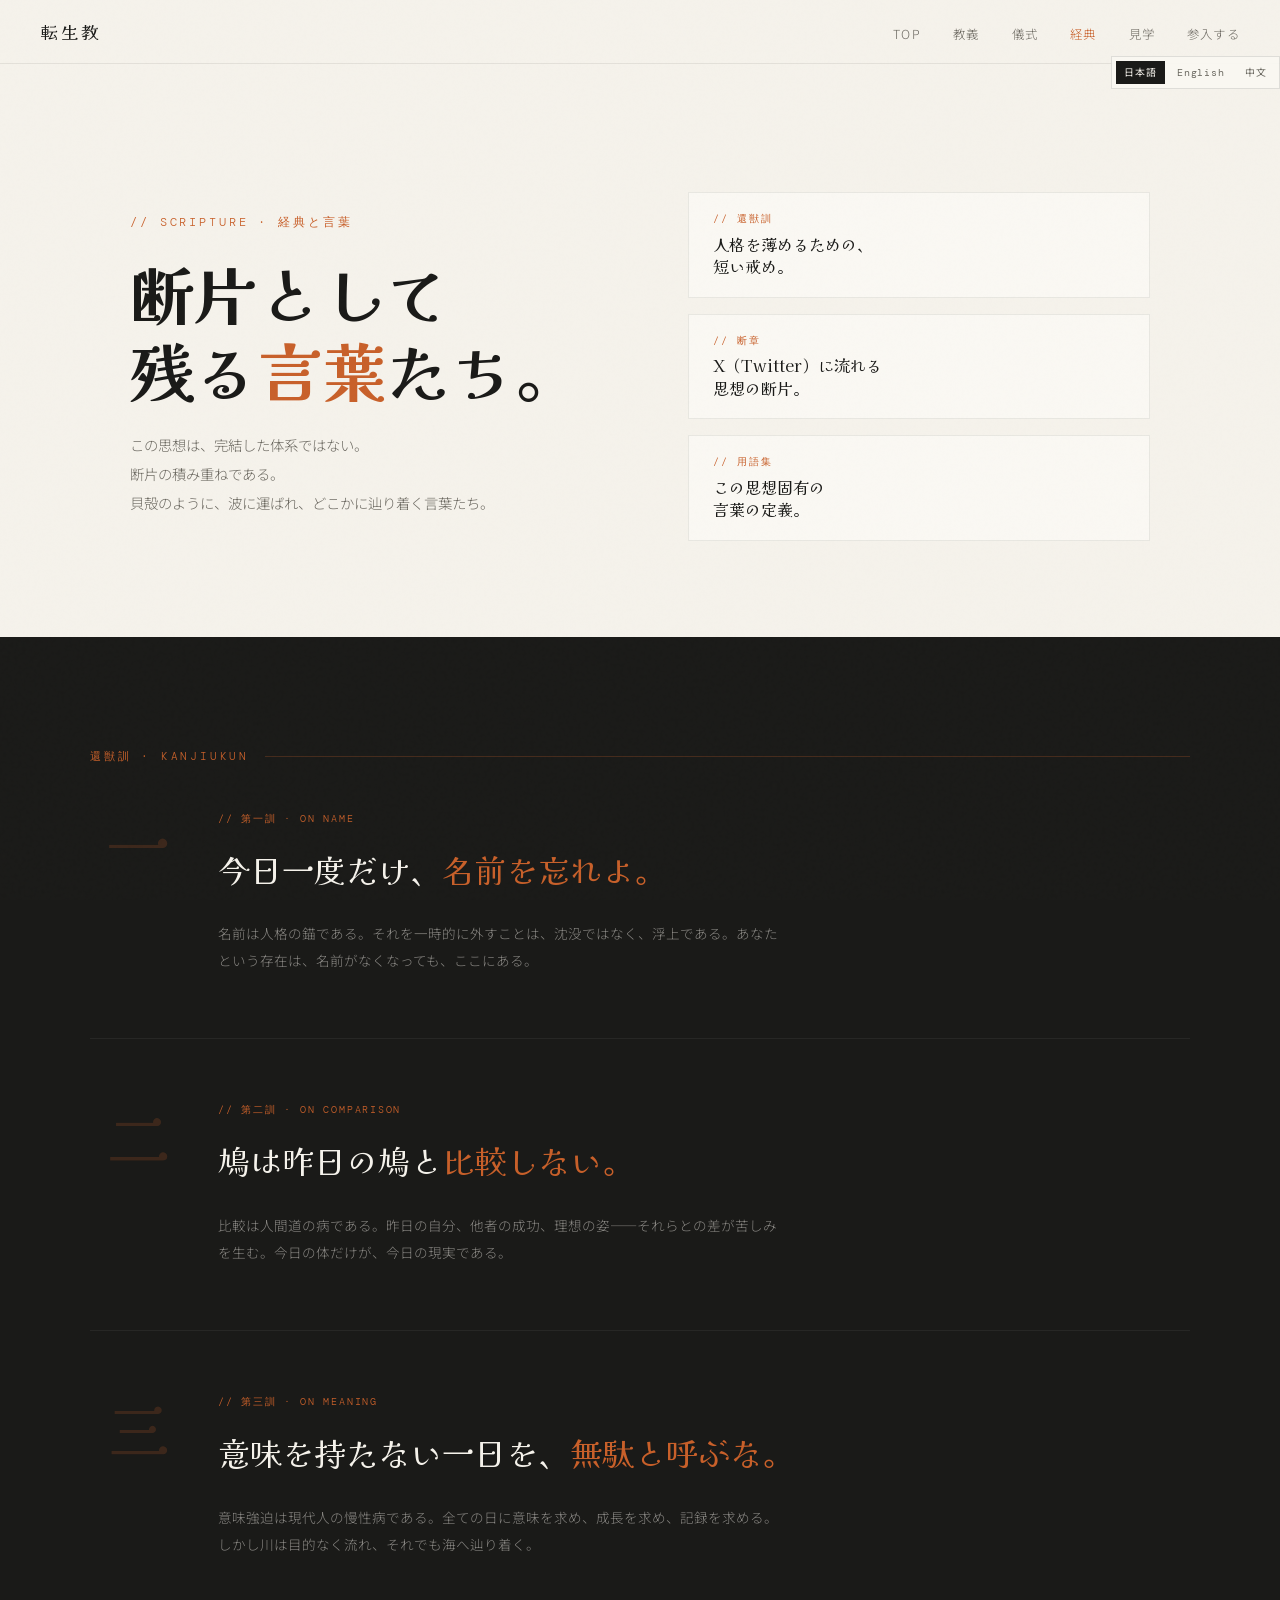
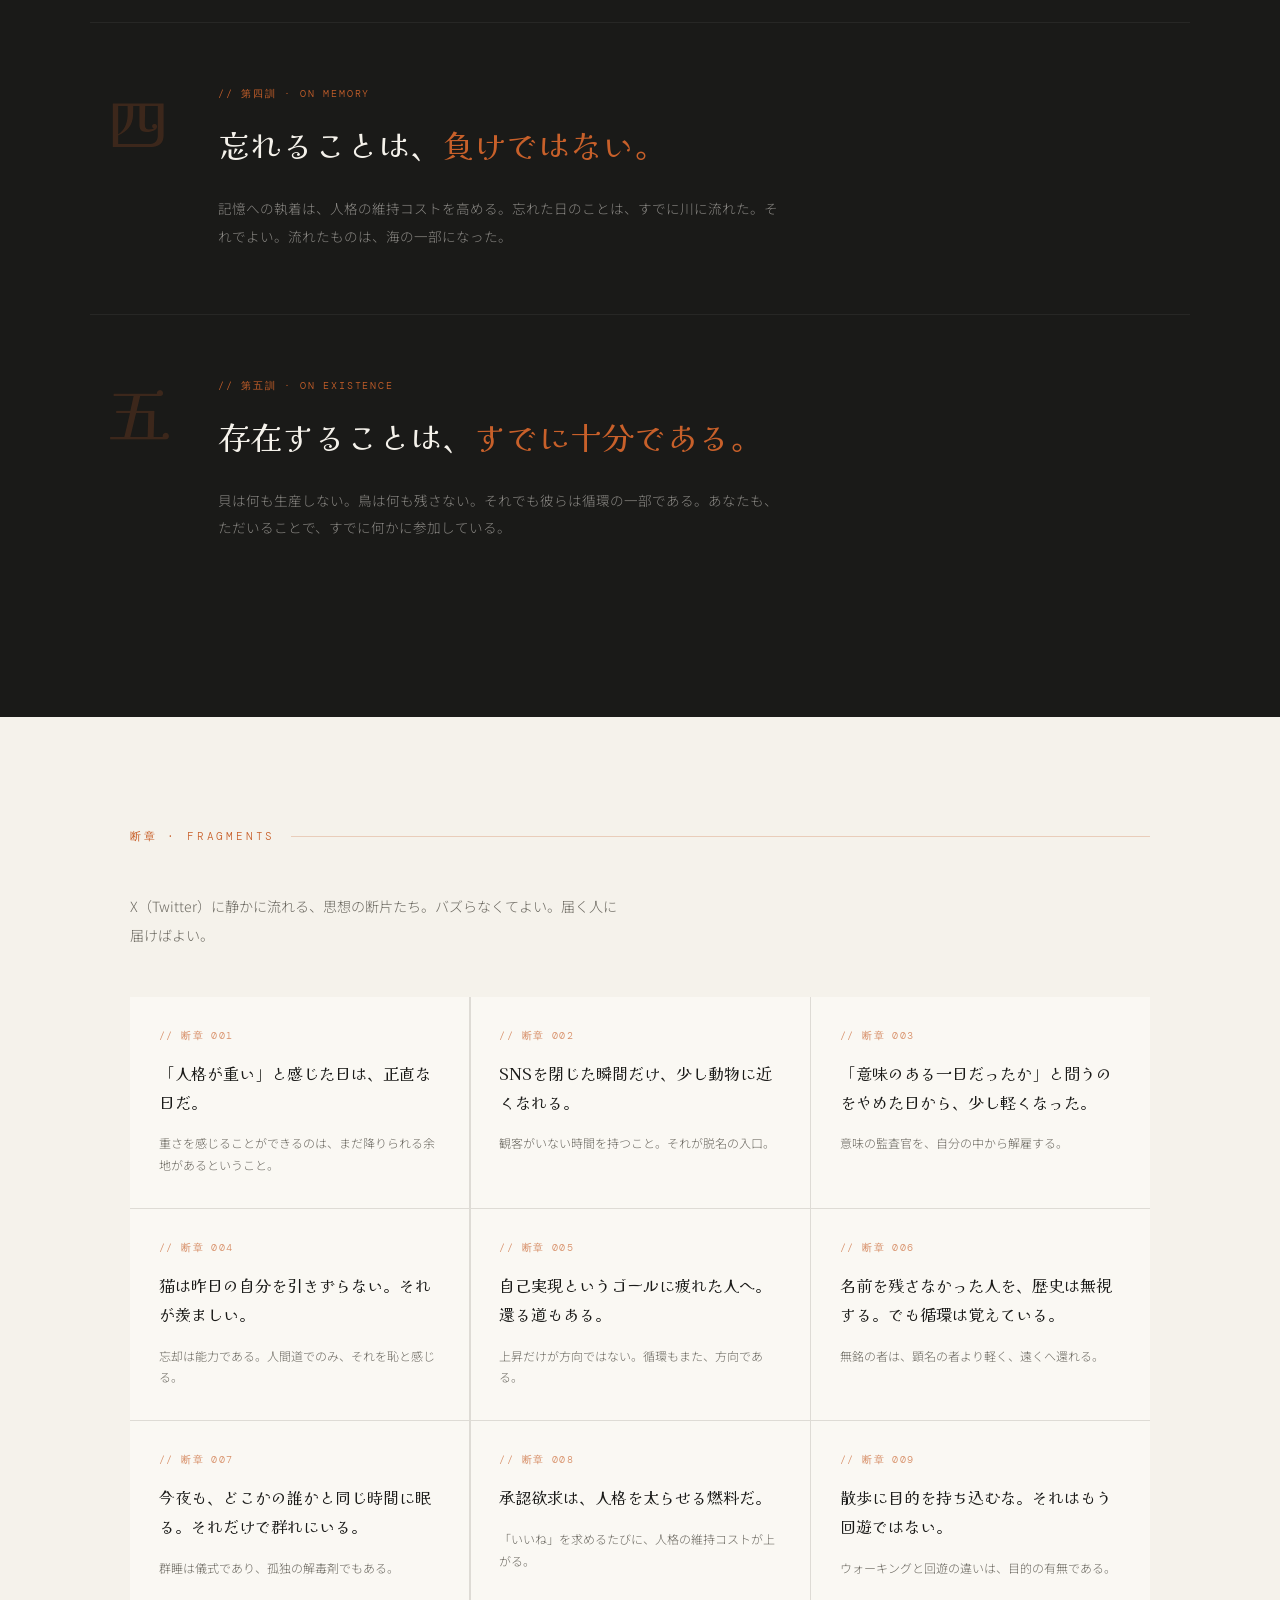
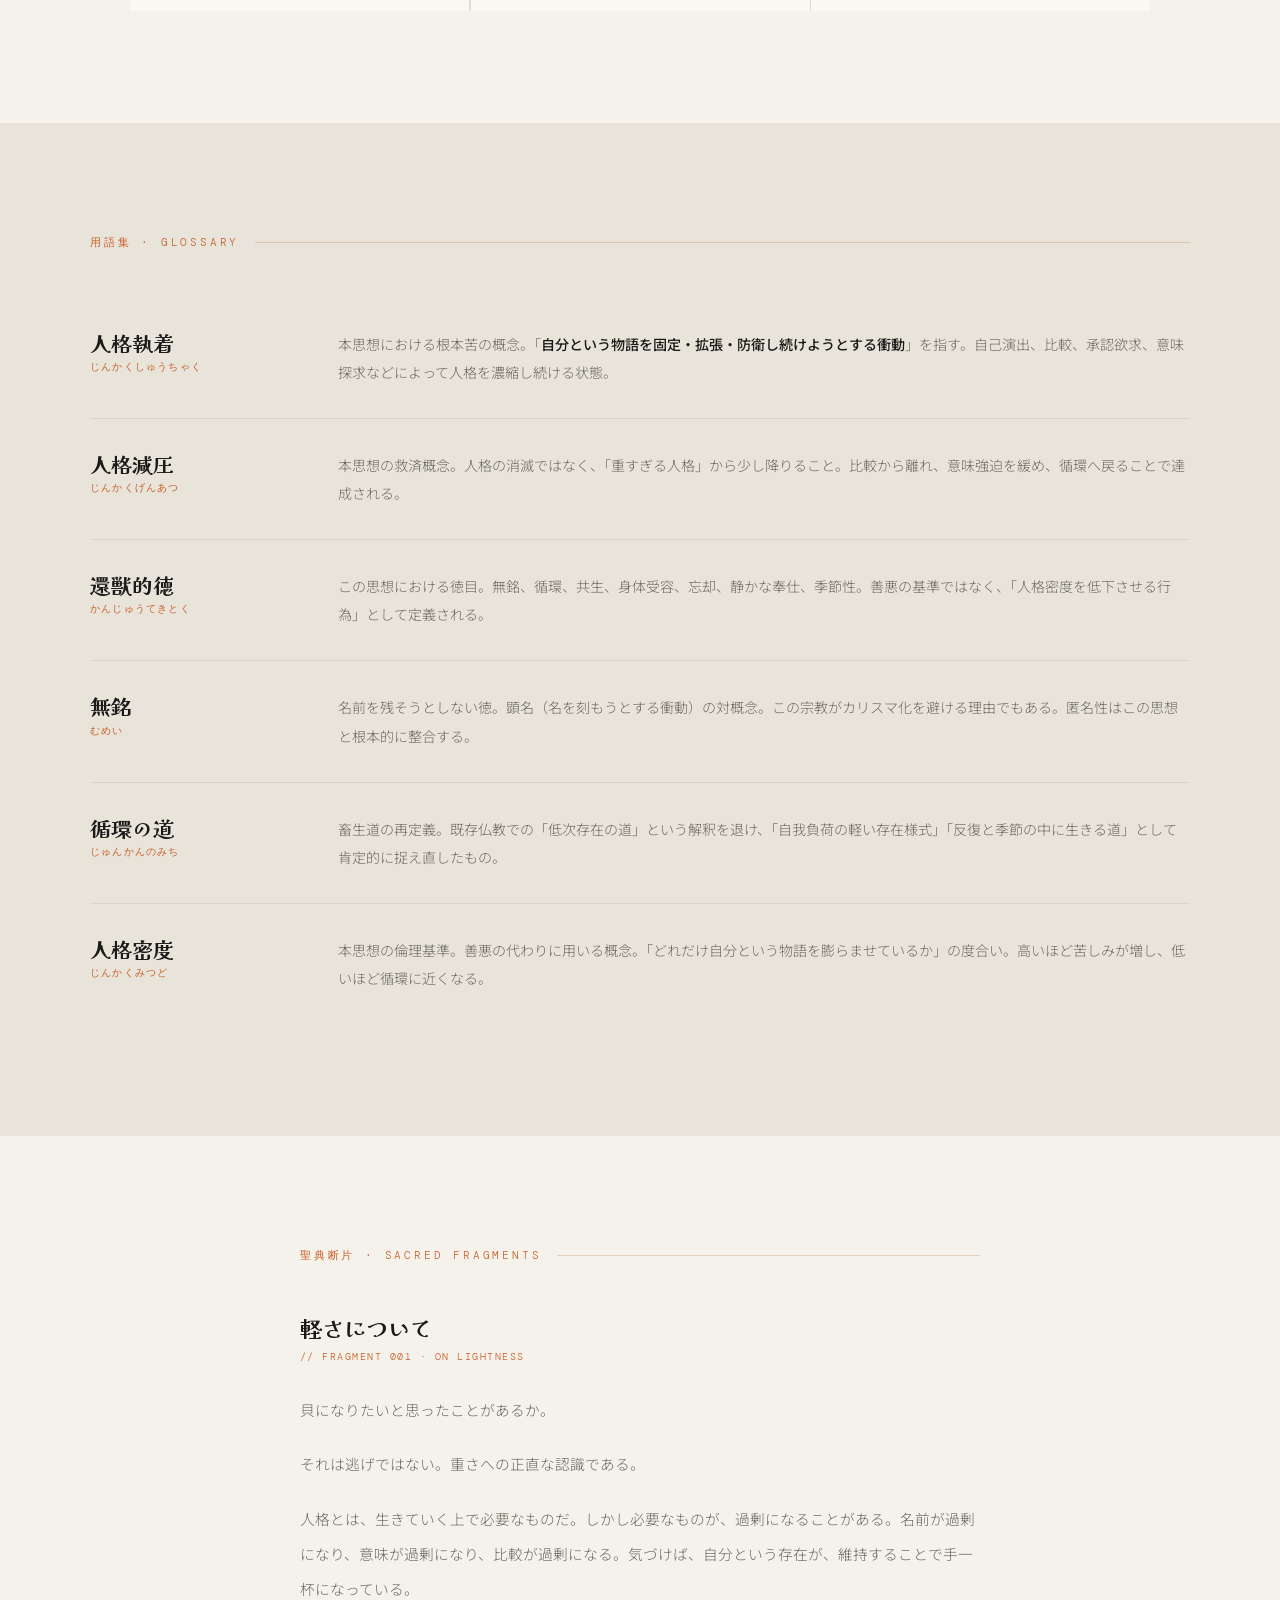
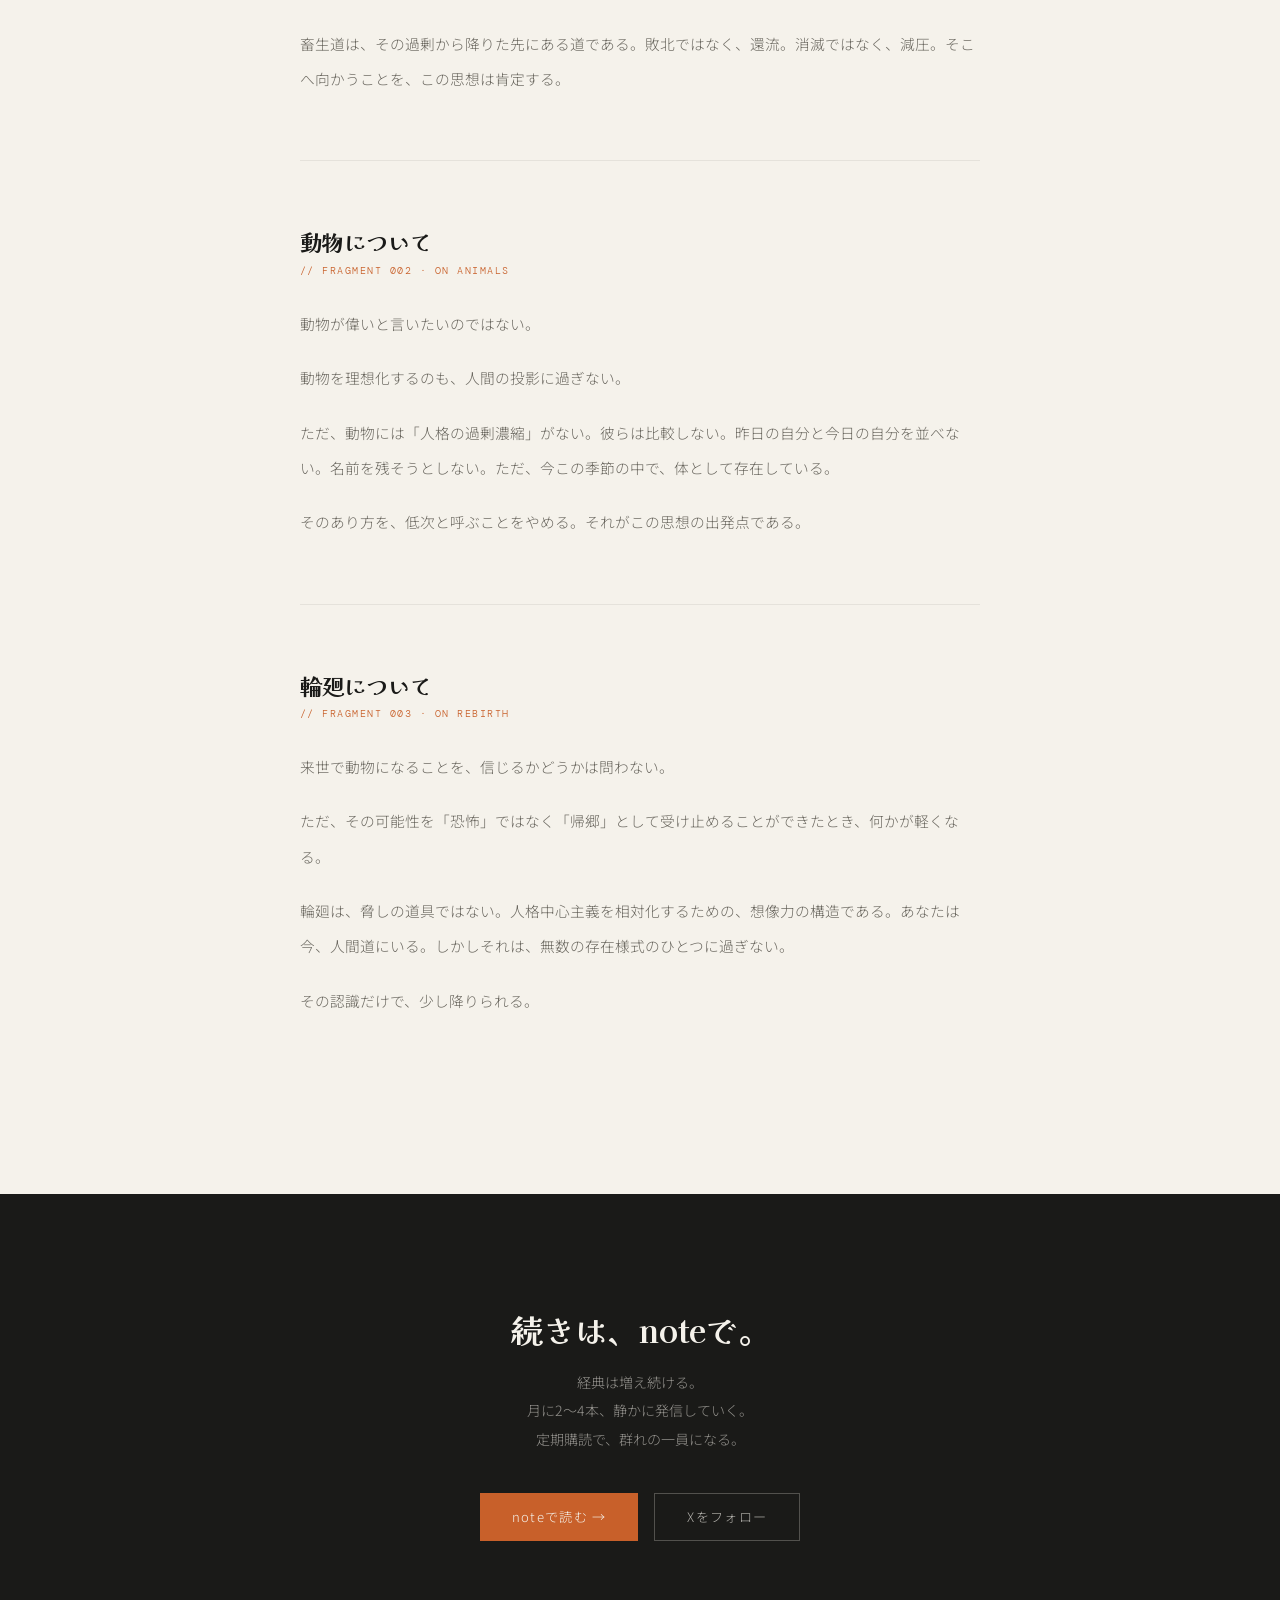
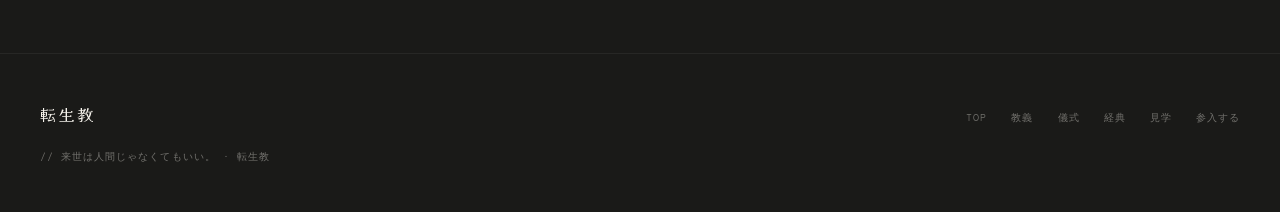
<file: kyoten.html>
<!DOCTYPE html>
<html lang="ja">
<head>
<meta charset="UTF-8">
  <link rel="icon" type="image/svg+xml" href="favicon.svg">
  <meta name="viewport" content="width=device-width, initial-scale=1.0">
<title>経典 — 転生教</title>
<meta name="description" content="転生教の経典と言葉。還獣訓、断章、用語集として残された、人格を薄めるための短い言葉たち。">
<link rel="canonical" href="kyoten.html">
<meta property="og:site_name" content="転生教">
<meta property="og:title" content="経典 — 転生教">
<meta property="og:description" content="転生教の経典と言葉。還獣訓、断章、用語集として残された、人格を薄めるための短い言葉たち。">
<meta property="og:type" content="website">
<meta property="og:url" content="kyoten.html">
<meta property="og:image" content="ogp.png">
<meta property="og:image:width" content="1200">
<meta property="og:image:height" content="630">
<meta property="og:locale" content="ja_JP">
<meta name="twitter:card" content="summary_large_image">
<meta name="twitter:title" content="経典 — 転生教">
<meta name="twitter:description" content="転生教の経典と言葉。還獣訓、断章、用語集として残された、人格を薄めるための短い言葉たち。">
<meta name="twitter:image" content="ogp.png">
<link href="https://fonts.googleapis.com/css2?family=Kaisei+Decol:wght@400;700&family=Noto+Sans+JP:wght@300;400;500&family=DM+Mono:ital@0;1&display=swap" rel="stylesheet">
<style>
:root {
  --bg: #f5f2eb; --ink: #1a1a18; --muted: #6b6860;
  --accent: #c8602a; --accent2: #4a7c6f; --light: #e8e4da; --paper: #faf8f3;
}
* { margin: 0; padding: 0; box-sizing: border-box; }
html { scroll-behavior: smooth; }
body { background: var(--bg); color: var(--ink); font-family: 'Noto Sans JP', sans-serif; font-weight: 300; overflow-x: hidden; }
body::before { content:''; position:fixed; inset:0; background-image:url("data:image/svg+xml,%3Csvg viewBox='0 0 256 256' xmlns='http://www.w3.org/2000/svg'%3E%3Cfilter id='noise'%3E%3CfeTurbulence type='fractalNoise' baseFrequency='0.9' numOctaves='4' stitchTiles='stitch'/%3E%3C/filter%3E%3Crect width='100%25' height='100%25' filter='url(%23noise)' opacity='0.04'/%3E%3C/svg%3E"); pointer-events:none; z-index:1000; opacity:0.4; }

nav { position:fixed; top:0; left:0; right:0; z-index:100; padding:1.2rem 2.5rem; display:flex; justify-content:space-between; align-items:center; background:rgba(245,242,235,0.88); backdrop-filter:blur(14px); border-bottom:1px solid rgba(26,26,24,0.08); }
.nav-logo { font-family:'Kaisei Decol',serif; font-size:1.1rem; letter-spacing:0.15em; color:var(--ink); text-decoration:none; }
.nav-links { display:flex; gap:2rem; list-style:none; }
.nav-links a { font-size:0.78rem; letter-spacing:0.1em; color:var(--muted); text-decoration:none; transition:color 0.2s; }
.nav-links a:hover, .nav-links a.active { color:var(--accent); }

/* HERO */
.kyoten-hero {
  padding: 12rem 2.5rem 6rem;
  max-width: 1100px;
  margin: 0 auto;
  display: grid;
  grid-template-columns: 1fr 1fr;
  gap: 6rem;
  align-items: center;
}
.hero-eyebrow {
  font-family: 'DM Mono', monospace;
  font-size: 0.72rem;
  letter-spacing: 0.25em;
  color: var(--accent);
  margin-bottom: 1.5rem;
  opacity: 0; animation: fadeUp 0.8s 0.2s forwards;
}
.hero-title {
  font-family: 'Kaisei Decol', serif;
  font-size: clamp(2.5rem, 5vw, 4rem);
  line-height: 1.2;
  margin-bottom: 1.5rem;
  opacity: 0; animation: fadeUp 0.8s 0.4s forwards;
}
.hero-title em { color: var(--accent); font-style: normal; }
.hero-desc {
  font-size: 0.9rem;
  line-height: 2;
  color: var(--muted);
  opacity: 0; animation: fadeUp 0.8s 0.6s forwards;
}
.hero-scroll {
  display: flex;
  flex-direction: column;
  gap: 1rem;
  opacity: 0; animation: fadeIn 0.8s 1s forwards;
}
.scroll-item {
  padding: 1.2rem 1.5rem;
  background: var(--paper);
  border: 1px solid rgba(26,26,24,0.08);
  cursor: pointer;
  transition: border-color 0.2s, background 0.2s;
}
.scroll-item:hover { border-color: var(--accent); background: var(--light); }
.scroll-item-label {
  font-family: 'DM Mono', monospace;
  font-size: 0.6rem;
  letter-spacing: 0.2em;
  color: var(--accent);
  margin-bottom: 0.4rem;
}
.scroll-item-title {
  font-family: 'Kaisei Decol', serif;
  font-size: 1rem;
  line-height: 1.4;
}

/* SECTION LABEL */
.section-label {
  font-family: 'DM Mono', monospace;
  font-size: 0.7rem;
  letter-spacing: 0.25em;
  color: var(--accent);
  text-transform: uppercase;
  margin-bottom: 3rem;
  display: flex;
  align-items: center;
  gap: 1rem;
}
.section-label::after { content:''; flex:1; height:1px; background:var(--accent); opacity:0.25; }

/* FEATURED SCROLL */
.featured-section {
  background: var(--ink);
  padding: 7rem 2.5rem;
}
.featured-inner { max-width: 1100px; margin: 0 auto; }
.featured-section .section-label { color: var(--accent); }
.featured-section .section-label::after { background: var(--accent); }

.featured-quote {
  display: grid;
  grid-template-columns: 80px 1fr;
  gap: 3rem;
  align-items: start;
  padding: 4rem 0;
  border-bottom: 1px solid rgba(245,242,235,0.06);
}
.featured-quote:first-of-type { padding-top: 0; }
.featured-quote:last-of-type { border-bottom: none; }
.fq-num {
  font-family: 'Kaisei Decol', serif;
  font-size: 4rem;
  color: var(--accent);
  opacity: 0.2;
  line-height: 1;
  text-align: right;
}
.fq-body {}
.fq-tag {
  font-family: 'DM Mono', monospace;
  font-size: 0.62rem;
  letter-spacing: 0.18em;
  color: var(--accent);
  margin-bottom: 1rem;
}
.fq-text {
  font-family: 'Kaisei Decol', serif;
  font-size: clamp(1.3rem, 2.5vw, 2rem);
  color: var(--bg);
  line-height: 1.7;
  margin-bottom: 1.5rem;
}
.fq-text em { color: var(--accent); font-style: normal; }
.fq-commentary {
  font-size: 0.85rem;
  line-height: 2;
  color: rgba(245,242,235,0.5);
  max-width: 560px;
}

/* WORD ARCHIVE */
.words-section {
  padding: 7rem 2.5rem;
  max-width: 1100px;
  margin: 0 auto;
}
.words-grid {
  display: grid;
  grid-template-columns: repeat(3, 1fr);
  gap: 1.5px;
  background: rgba(26,26,24,0.1);
}
.word-card {
  background: var(--paper);
  padding: 2rem 1.8rem;
  transition: background 0.2s;
  cursor: default;
}
.word-card:hover { background: var(--light); }
.wc-num {
  font-family: 'DM Mono', monospace;
  font-size: 0.6rem;
  color: var(--accent);
  letter-spacing: 0.15em;
  margin-bottom: 1rem;
  opacity: 0.7;
}
.wc-text {
  font-family: 'Kaisei Decol', serif;
  font-size: 1rem;
  line-height: 1.8;
  margin-bottom: 1rem;
}
.wc-note {
  font-size: 0.75rem;
  line-height: 1.8;
  color: var(--muted);
}

/* GLOSSARY */
.glossary-section {
  background: var(--light);
  padding: 7rem 2.5rem;
}
.glossary-inner { max-width: 1100px; margin: 0 auto; }
.glossary-list { list-style: none; }
.glossary-item {
  display: grid;
  grid-template-columns: 200px 1fr;
  gap: 3rem;
  padding: 2rem 0;
  border-bottom: 1px solid rgba(26,26,24,0.08);
  align-items: start;
}
.glossary-item:last-child { border-bottom: none; }
.gl-term {
  font-family: 'Kaisei Decol', serif;
  font-size: 1.3rem;
  line-height: 1.3;
}
.gl-yomi {
  font-family: 'DM Mono', monospace;
  font-size: 0.62rem;
  color: var(--accent);
  letter-spacing: 0.12em;
  display: block;
  margin-top: 0.2rem;
}
.gl-def {
  font-size: 0.88rem;
  line-height: 2;
  color: var(--muted);
}
.gl-def strong { color: var(--ink); font-weight: 500; }

/* CANON TEXTS */
.canon-section {
  padding: 7rem 2.5rem;
  max-width: 760px;
  margin: 0 auto;
}
.canon-section .section-label { justify-content: flex-start; }
.canon-text {
  margin-bottom: 4rem;
  padding-bottom: 4rem;
  border-bottom: 1px solid rgba(26,26,24,0.07);
}
.canon-text:last-child { border-bottom: none; margin-bottom: 0; }
.ct-title {
  font-family: 'Kaisei Decol', serif;
  font-size: 1.4rem;
  margin-bottom: 0.4rem;
}
.ct-sub {
  font-family: 'DM Mono', monospace;
  font-size: 0.62rem;
  color: var(--accent);
  letter-spacing: 0.15em;
  margin-bottom: 1.8rem;
}
.ct-body {
  font-size: 0.92rem;
  line-height: 2.4;
  color: var(--muted);
}
.ct-body p { margin-bottom: 1.2rem; }
.ct-body p:last-child { margin-bottom: 0; }

/* JOIN CTA */
.join-section {
  background: var(--ink);
  padding: 7rem 2.5rem;
  text-align: center;
}
.join-inner { max-width: 560px; margin: 0 auto; }
.join-title {
  font-family: 'Kaisei Decol', serif;
  font-size: 2rem;
  color: var(--bg);
  margin-bottom: 1rem;
}
.join-desc {
  font-size: 0.88rem;
  line-height: 2;
  color: rgba(245,242,235,0.55);
  margin-bottom: 2.5rem;
}
.join-btns { display: flex; gap: 1rem; justify-content: center; flex-wrap: wrap; }
.btn-primary { display:inline-flex; align-items:center; gap:0.5rem; padding:0.85rem 2rem; background:var(--accent); color:var(--bg); text-decoration:none; font-size:0.82rem; letter-spacing:0.1em; transition:background 0.2s,transform 0.15s; }
.btn-primary:hover { background:#b5521f; transform:translateY(-2px); }
.btn-ghost { display:inline-flex; align-items:center; gap:0.5rem; padding:0.85rem 2rem; border:1px solid rgba(245,242,235,0.25); color:rgba(245,242,235,0.7); text-decoration:none; font-size:0.82rem; letter-spacing:0.1em; transition:border-color 0.2s,color 0.2s; }
.btn-ghost:hover { border-color: var(--accent); color: var(--accent); }

footer { background:var(--ink); border-top:1px solid rgba(245,242,235,0.06); color:rgba(245,242,235,0.4); padding:3rem 2.5rem; display:flex; justify-content:space-between; align-items:center; flex-wrap:wrap; gap:1rem; }
.footer-logo { text-decoration:none; font-family:'Kaisei Decol',serif; font-size:1rem; color:var(--bg); letter-spacing:0.15em; }
.footer-nav { display:flex; gap:1.5rem; list-style:none; }
.footer-nav a { font-family:'DM Mono',monospace; font-size:0.65rem; letter-spacing:0.1em; color:rgba(245,242,235,0.4); text-decoration:none; transition:color 0.2s; }
.footer-nav a:hover { color:var(--accent); }
.footer-copy { font-family:'DM Mono',monospace; font-size:0.65rem; letter-spacing:0.1em; width:100%; margin-top:0.5rem; }

@keyframes fadeUp { from{opacity:0;transform:translateY(20px)} to{opacity:1;transform:translateY(0)} }
@keyframes fadeIn { from{opacity:0} to{opacity:1} }

@media (max-width: 900px) {
  .kyoten-hero { grid-template-columns: 1fr; gap: 3rem; }
  .words-grid { grid-template-columns: 1fr 1fr; }
  .glossary-item { grid-template-columns: 1fr; gap: 0.8rem; }
  .featured-quote { grid-template-columns: 1fr; gap: 1rem; }
}
@media (max-width:600px) {
  nav {
    padding: 0.8rem 1rem;
    align-items: flex-start;
    flex-direction: column;
    gap: 0.7rem;
  }

  .nav-links {
    display: flex;
    width: 100%;
    gap: 1rem;
    overflow-x: auto;
    padding-bottom: 0.2rem;
    white-space: nowrap;
  }
}
</style>
</head>
<body>

<nav>
  <a href="index.html" class="nav-logo">転生教</a>
  <ul class="nav-links">
    <li><a href="index.html">TOP</a></li>
    <li><a href="kyogi.html">教義</a></li>
    <li><a href="gishiki.html">儀式</a></li>
    <li><a href="kyoten.html" class="active">経典</a></li>
    <li><a href="kengaku.html">見学</a></li>
    <li><a href="sannyu.html">参入する</a></li>
  </ul>
</nav>

<!-- HERO -->
<div class="kyoten-hero">
  <div>
    <p class="hero-eyebrow">// SCRIPTURE · 経典と言葉</p>
    <h1 class="hero-title">断片として<br>残る<em>言葉</em>たち。</h1>
    <p class="hero-desc">
      この思想は、完結した体系ではない。<br>
      断片の積み重ねである。<br>
      貝殻のように、波に運ばれ、どこかに辿り着く言葉たち。
    </p>
  </div>
  <div class="hero-scroll">
    <div class="scroll-item">
      <p class="scroll-item-label">// 還獣訓</p>
      <p class="scroll-item-title">人格を薄めるための、<br>短い戒め。</p>
    </div>
    <div class="scroll-item">
      <p class="scroll-item-label">// 断章</p>
      <p class="scroll-item-title">X（Twitter）に流れる<br>思想の断片。</p>
    </div>
    <div class="scroll-item">
      <p class="scroll-item-label">// 用語集</p>
      <p class="scroll-item-title">この思想固有の<br>言葉の定義。</p>
    </div>
  </div>
</div>

<!-- FEATURED QUOTES -->
<section class="featured-section" id="kanjiukun">
  <div class="featured-inner">
    <p class="section-label">還獣訓 · Kanjiukun</p>

    <div class="featured-quote">
      <div class="fq-num">一</div>
      <div class="fq-body">
        <p class="fq-tag">// 第一訓 · ON NAME</p>
        <p class="fq-text">今日一度だけ、<em>名前を忘れよ。</em></p>
        <p class="fq-commentary">名前は人格の錨である。それを一時的に外すことは、沈没ではなく、浮上である。あなたという存在は、名前がなくなっても、ここにある。</p>
      </div>
    </div>

    <div class="featured-quote">
      <div class="fq-num">二</div>
      <div class="fq-body">
        <p class="fq-tag">// 第二訓 · ON COMPARISON</p>
        <p class="fq-text">鳩は昨日の鳩と<em>比較しない。</em></p>
        <p class="fq-commentary">比較は人間道の病である。昨日の自分、他者の成功、理想の姿——それらとの差が苦しみを生む。今日の体だけが、今日の現実である。</p>
      </div>
    </div>

    <div class="featured-quote">
      <div class="fq-num">三</div>
      <div class="fq-body">
        <p class="fq-tag">// 第三訓 · ON MEANING</p>
        <p class="fq-text">意味を持たない一日を、<em>無駄と呼ぶな。</em></p>
        <p class="fq-commentary">意味強迫は現代人の慢性病である。全ての日に意味を求め、成長を求め、記録を求める。しかし川は目的なく流れ、それでも海へ辿り着く。</p>
      </div>
    </div>

    <div class="featured-quote">
      <div class="fq-num">四</div>
      <div class="fq-body">
        <p class="fq-tag">// 第四訓 · ON MEMORY</p>
        <p class="fq-text">忘れることは、<em>負けではない。</em></p>
        <p class="fq-commentary">記憶への執着は、人格の維持コストを高める。忘れた日のことは、すでに川に流れた。それでよい。流れたものは、海の一部になった。</p>
      </div>
    </div>

    <div class="featured-quote">
      <div class="fq-num">五</div>
      <div class="fq-body">
        <p class="fq-tag">// 第五訓 · ON EXISTENCE</p>
        <p class="fq-text">存在することは、<em>すでに十分である。</em></p>
        <p class="fq-commentary">貝は何も生産しない。鳥は何も残さない。それでも彼らは循環の一部である。あなたも、ただいることで、すでに何かに参加している。</p>
      </div>
    </div>
  </div>
</section>

<!-- WORD ARCHIVE -->
<section class="words-section" id="dansho">
  <p class="section-label">断章 · Fragments</p>
  <p style="font-size:0.88rem; line-height:2; color:var(--muted); max-width:500px; margin-bottom:3rem;">X（Twitter）に静かに流れる、思想の断片たち。バズらなくてよい。届く人に届けばよい。</p>
  <div class="words-grid">
    <div class="word-card">
      <p class="wc-num">// 断章 001</p>
      <p class="wc-text">「人格が重い」と感じた日は、正直な日だ。</p>
      <p class="wc-note">重さを感じることができるのは、まだ降りられる余地があるということ。</p>
    </div>
    <div class="word-card">
      <p class="wc-num">// 断章 002</p>
      <p class="wc-text">SNSを閉じた瞬間だけ、少し動物に近くなれる。</p>
      <p class="wc-note">観客がいない時間を持つこと。それが脱名の入口。</p>
    </div>
    <div class="word-card">
      <p class="wc-num">// 断章 003</p>
      <p class="wc-text">「意味のある一日だったか」と問うのをやめた日から、少し軽くなった。</p>
      <p class="wc-note">意味の監査官を、自分の中から解雇する。</p>
    </div>
    <div class="word-card">
      <p class="wc-num">// 断章 004</p>
      <p class="wc-text">猫は昨日の自分を引きずらない。それが羨ましい。</p>
      <p class="wc-note">忘却は能力である。人間道でのみ、それを恥と感じる。</p>
    </div>
    <div class="word-card">
      <p class="wc-num">// 断章 005</p>
      <p class="wc-text">自己実現というゴールに疲れた人へ。還る道もある。</p>
      <p class="wc-note">上昇だけが方向ではない。循環もまた、方向である。</p>
    </div>
    <div class="word-card">
      <p class="wc-num">// 断章 006</p>
      <p class="wc-text">名前を残さなかった人を、歴史は無視する。でも循環は覚えている。</p>
      <p class="wc-note">無銘の者は、顕名の者より軽く、遠くへ還れる。</p>
    </div>
    <div class="word-card">
      <p class="wc-num">// 断章 007</p>
      <p class="wc-text">今夜も、どこかの誰かと同じ時間に眠る。それだけで群れにいる。</p>
      <p class="wc-note">群睡は儀式であり、孤独の解毒剤でもある。</p>
    </div>
    <div class="word-card">
      <p class="wc-num">// 断章 008</p>
      <p class="wc-text">承認欲求は、人格を太らせる燃料だ。</p>
      <p class="wc-note">「いいね」を求めるたびに、人格の維持コストが上がる。</p>
    </div>
    <div class="word-card">
      <p class="wc-num">// 断章 009</p>
      <p class="wc-text">散歩に目的を持ち込むな。それはもう回遊ではない。</p>
      <p class="wc-note">ウォーキングと回遊の違いは、目的の有無である。</p>
    </div>
  </div>
</section>

<!-- GLOSSARY -->
<section class="glossary-section" id="yougo">
  <div class="glossary-inner">
    <p class="section-label">用語集 · Glossary</p>
    <ul class="glossary-list">
      <li class="glossary-item">
        <div>
          <h3 class="gl-term">人格執着</h3>
          <span class="gl-yomi">じんかくしゅうちゃく</span>
        </div>
        <p class="gl-def">本思想における根本苦の概念。「<strong>自分という物語を固定・拡張・防衛し続けようとする衝動</strong>」を指す。自己演出、比較、承認欲求、意味探求などによって人格を濃縮し続ける状態。</p>
      </li>
      <li class="glossary-item">
        <div>
          <h3 class="gl-term">人格減圧</h3>
          <span class="gl-yomi">じんかくげんあつ</span>
        </div>
        <p class="gl-def">本思想の救済概念。人格の消滅ではなく、「重すぎる人格」から少し降りること。比較から離れ、意味強迫を緩め、循環へ戻ることで達成される。</p>
      </li>
      <li class="glossary-item">
        <div>
          <h3 class="gl-term">還獣的徳</h3>
          <span class="gl-yomi">かんじゅうてきとく</span>
        </div>
        <p class="gl-def">この思想における徳目。無銘、循環、共生、身体受容、忘却、静かな奉仕、季節性。善悪の基準ではなく、「人格密度を低下させる行為」として定義される。</p>
      </li>
      <li class="glossary-item">
        <div>
          <h3 class="gl-term">無銘</h3>
          <span class="gl-yomi">むめい</span>
        </div>
        <p class="gl-def">名前を残そうとしない徳。顕名（名を刻もうとする衝動）の対概念。この宗教がカリスマ化を避ける理由でもある。匿名性はこの思想と根本的に整合する。</p>
      </li>
      <li class="glossary-item">
        <div>
          <h3 class="gl-term">循環の道</h3>
          <span class="gl-yomi">じゅんかんのみち</span>
        </div>
        <p class="gl-def">畜生道の再定義。既存仏教での「低次存在の道」という解釈を退け、「自我負荷の軽い存在様式」「反復と季節の中に生きる道」として肯定的に捉え直したもの。</p>
      </li>
      <li class="glossary-item">
        <div>
          <h3 class="gl-term">人格密度</h3>
          <span class="gl-yomi">じんかくみつど</span>
        </div>
        <p class="gl-def">本思想の倫理基準。善悪の代わりに用いる概念。「どれだけ自分という物語を膨らませているか」の度合い。高いほど苦しみが増し、低いほど循環に近くなる。</p>
      </li>
    </ul>
  </div>
</section>

<!-- CANON TEXTS -->
<section class="canon-section" id="seiten">
  <p class="section-label">聖典断片 · Sacred Fragments</p>

  <div class="canon-text">
    <h2 class="ct-title">軽さについて</h2>
    <p class="ct-sub">// FRAGMENT 001 · ON LIGHTNESS</p>
    <div class="ct-body">
      <p>貝になりたいと思ったことがあるか。</p>
      <p>それは逃げではない。重さへの正直な認識である。</p>
      <p>人格とは、生きていく上で必要なものだ。しかし必要なものが、過剰になることがある。名前が過剰になり、意味が過剰になり、比較が過剰になる。気づけば、自分という存在が、維持することで手一杯になっている。</p>
      <p>畜生道は、その過剰から降りた先にある道である。敗北ではなく、還流。消滅ではなく、減圧。そこへ向かうことを、この思想は肯定する。</p>
    </div>
  </div>

  <div class="canon-text">
    <h2 class="ct-title">動物について</h2>
    <p class="ct-sub">// FRAGMENT 002 · ON ANIMALS</p>
    <div class="ct-body">
      <p>動物が偉いと言いたいのではない。</p>
      <p>動物を理想化するのも、人間の投影に過ぎない。</p>
      <p>ただ、動物には「人格の過剰濃縮」がない。彼らは比較しない。昨日の自分と今日の自分を並べない。名前を残そうとしない。ただ、今この季節の中で、体として存在している。</p>
      <p>そのあり方を、低次と呼ぶことをやめる。それがこの思想の出発点である。</p>
    </div>
  </div>

  <div class="canon-text">
    <h2 class="ct-title">輪廻について</h2>
    <p class="ct-sub">// FRAGMENT 003 · ON REBIRTH</p>
    <div class="ct-body">
      <p>来世で動物になることを、信じるかどうかは問わない。</p>
      <p>ただ、その可能性を「恐怖」ではなく「帰郷」として受け止めることができたとき、何かが軽くなる。</p>
      <p>輪廻は、脅しの道具ではない。人格中心主義を相対化するための、想像力の構造である。あなたは今、人間道にいる。しかしそれは、無数の存在様式のひとつに過ぎない。</p>
      <p>その認識だけで、少し降りられる。</p>
    </div>
  </div>
</section>

<!-- JOIN CTA -->
<section class="join-section">
  <div class="join-inner">
    <h2 class="join-title">続きは、noteで。</h2>
    <p class="join-desc">
      経典は増え続ける。<br>
      月に2〜4本、静かに発信していく。<br>
      定期購読で、群れの一員になる。
    </p>
    <div class="join-btns">
      <a href="https://note.com" class="btn-primary" target="_blank">noteで読む →</a>
      <a href="https://x.com" class="btn-ghost" target="_blank">Xをフォロー</a>
    </div>
  </div>
</section>

<footer>
  <a href="index.html" class="footer-logo">転生教</a>
  <ul class="footer-nav">
    <li><a href="index.html">TOP</a></li>
    <li><a href="kyogi.html">教義</a></li>
    <li><a href="gishiki.html">儀式</a></li>
    <li><a href="kyoten.html">経典</a></li>
    <li><a href="kengaku.html">見学</a></li>
    <li><a href="sannyu.html">参入する</a></li>
  </ul>
  <span class="footer-copy">// 来世は人間じゃなくてもいい。 · 転生教</span>
</footer>

<script src="i18n.js"></script>
</body>
</html>
</file>
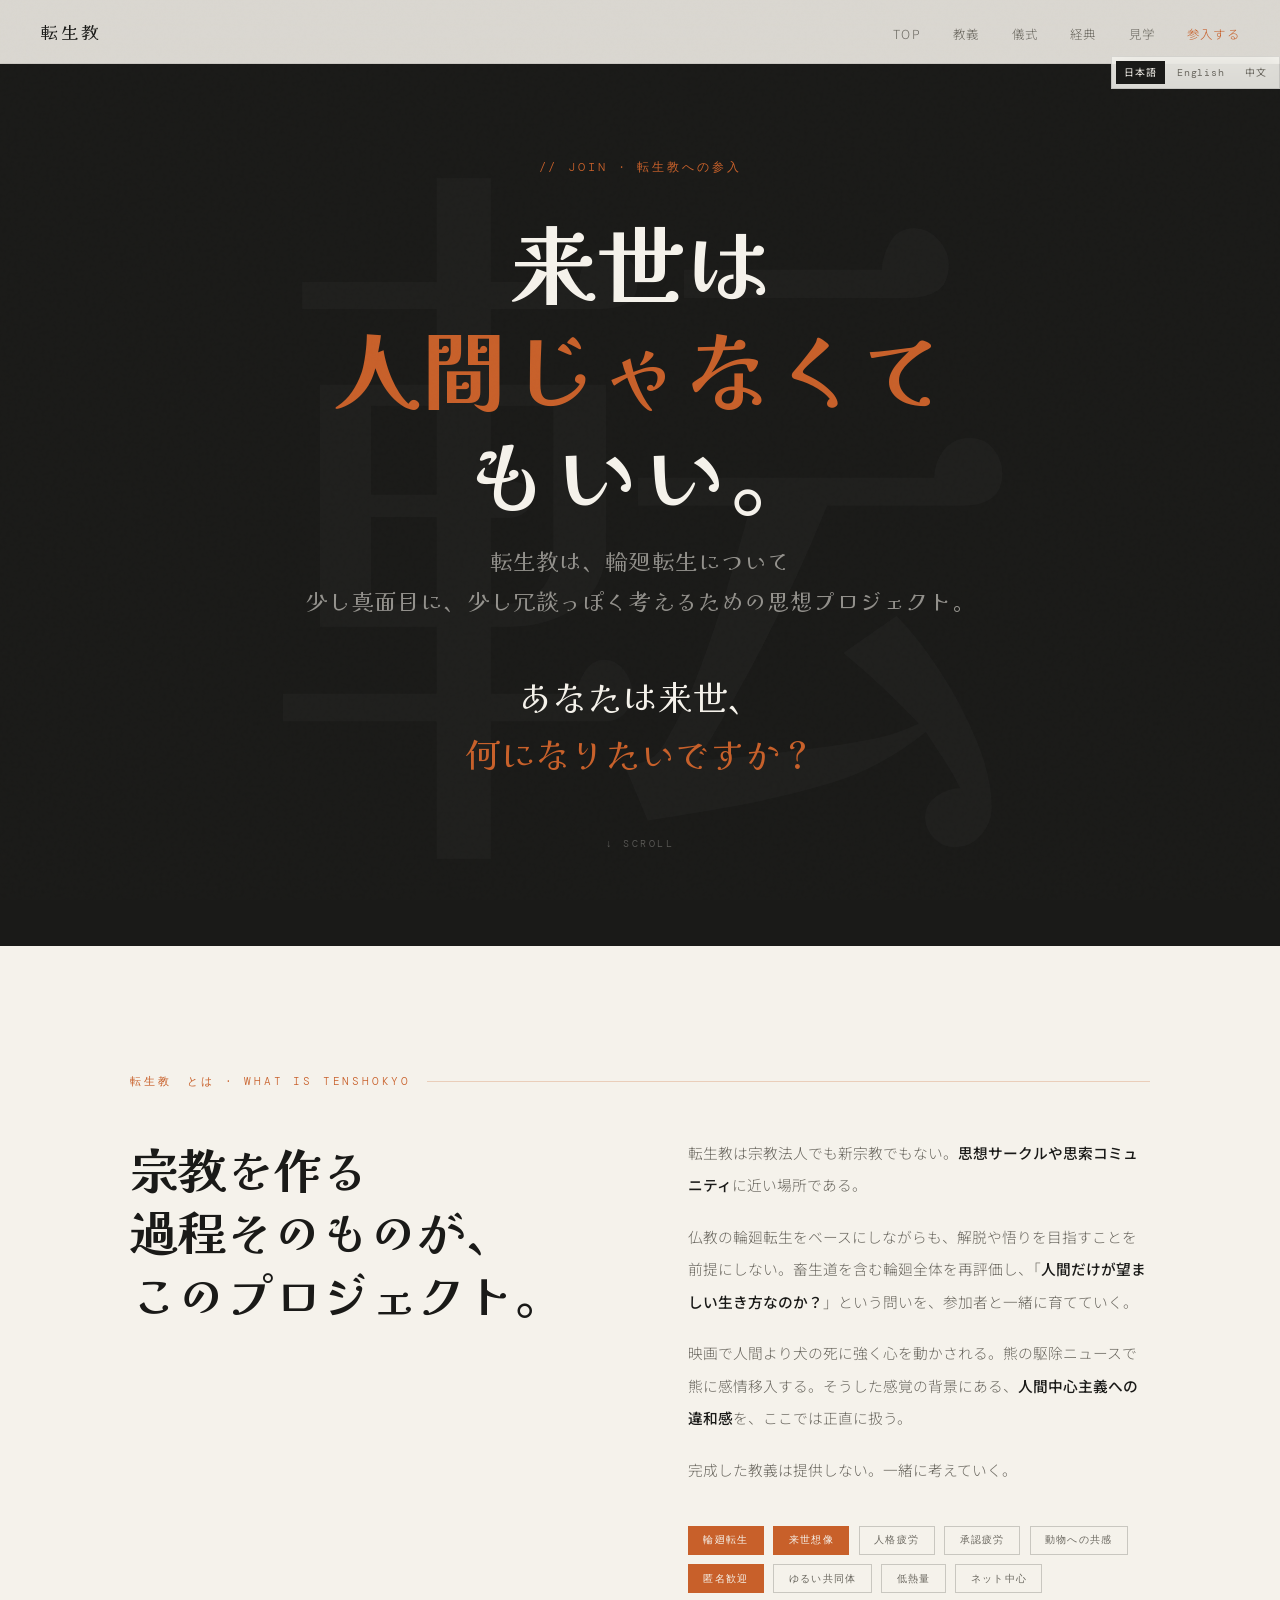
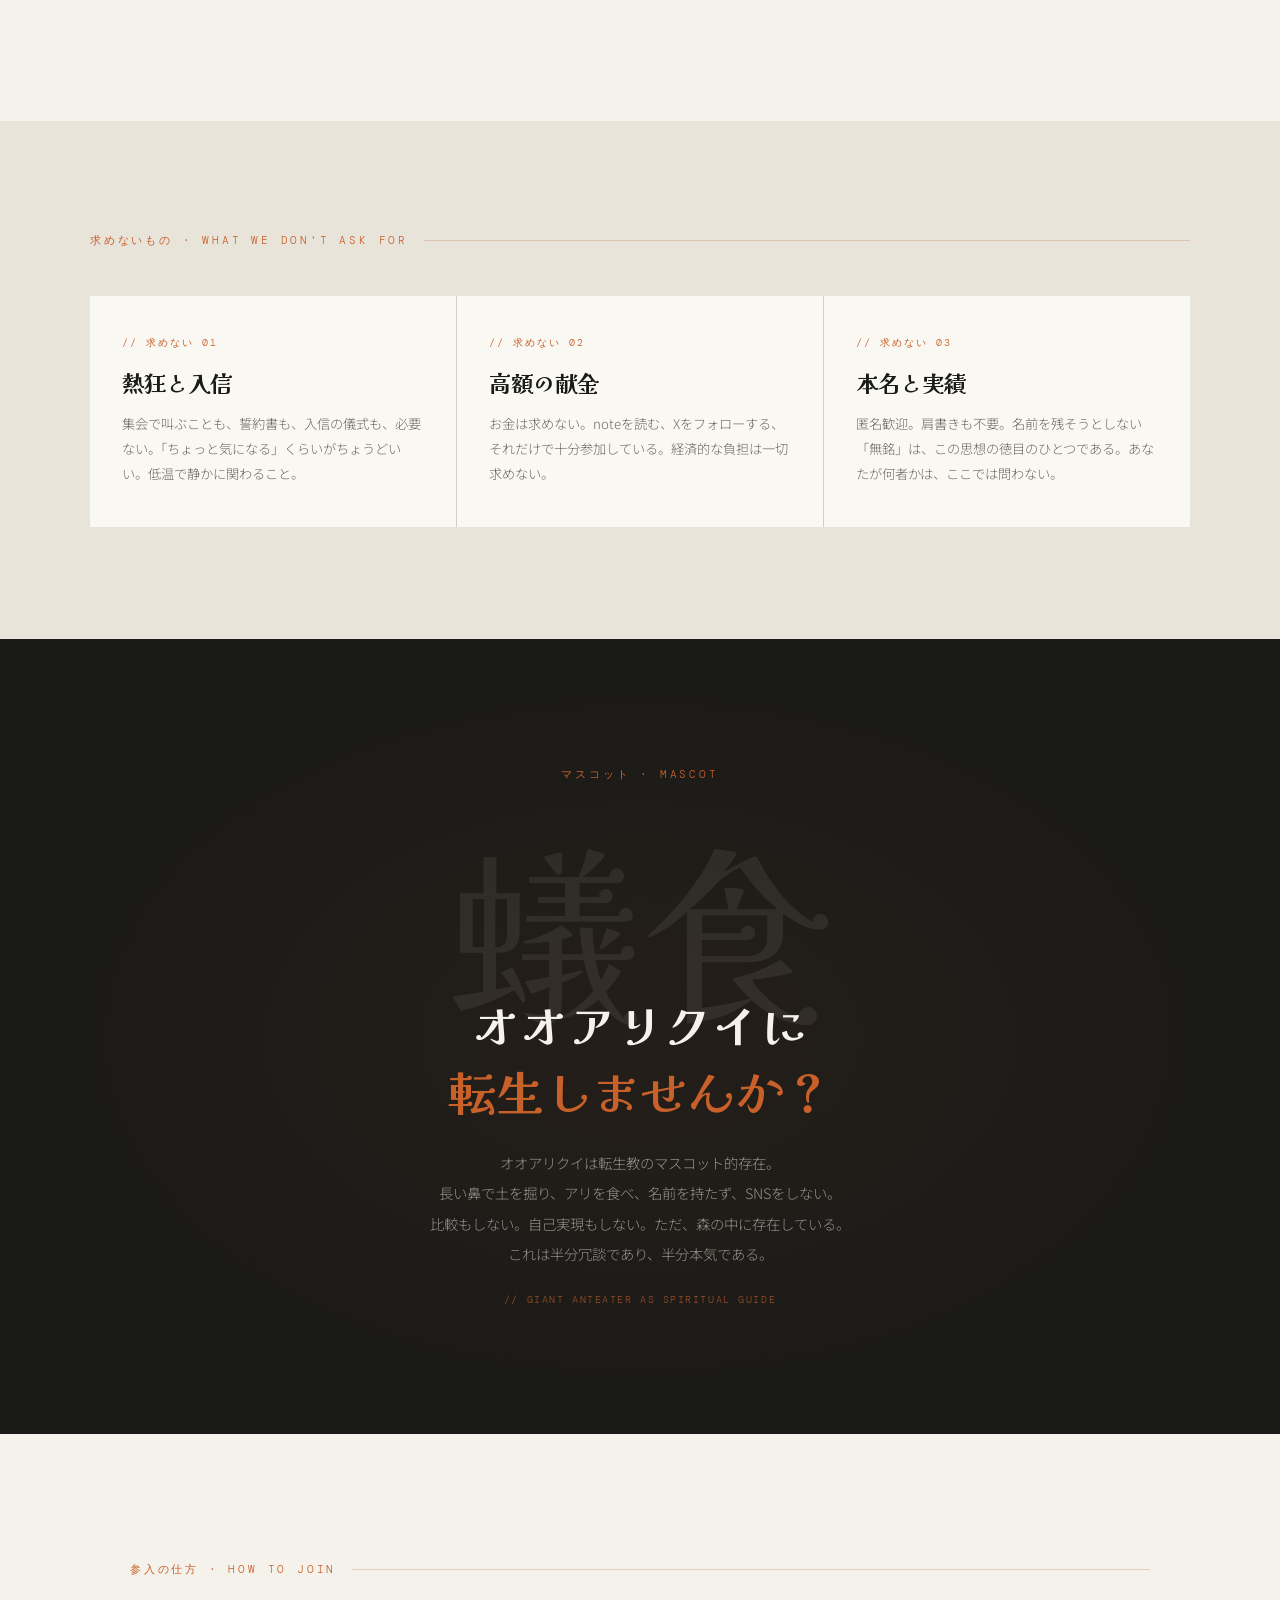
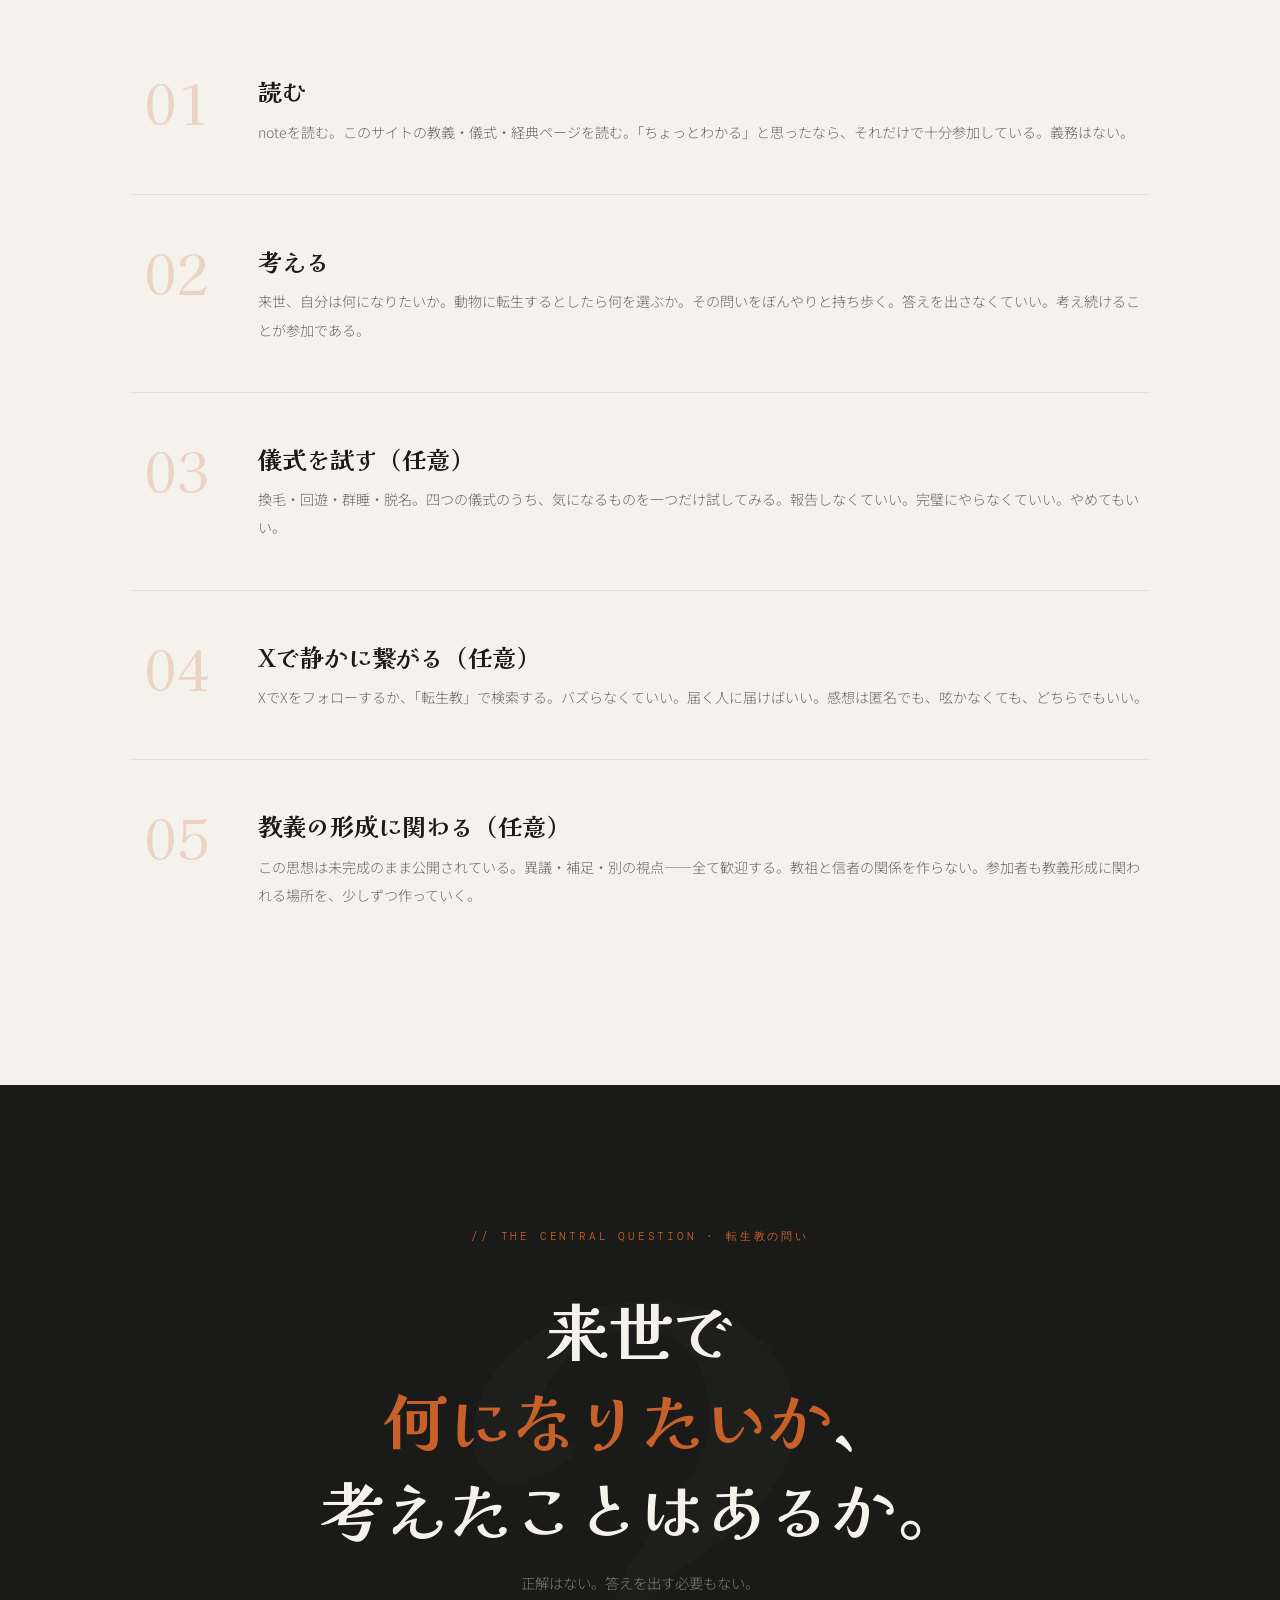
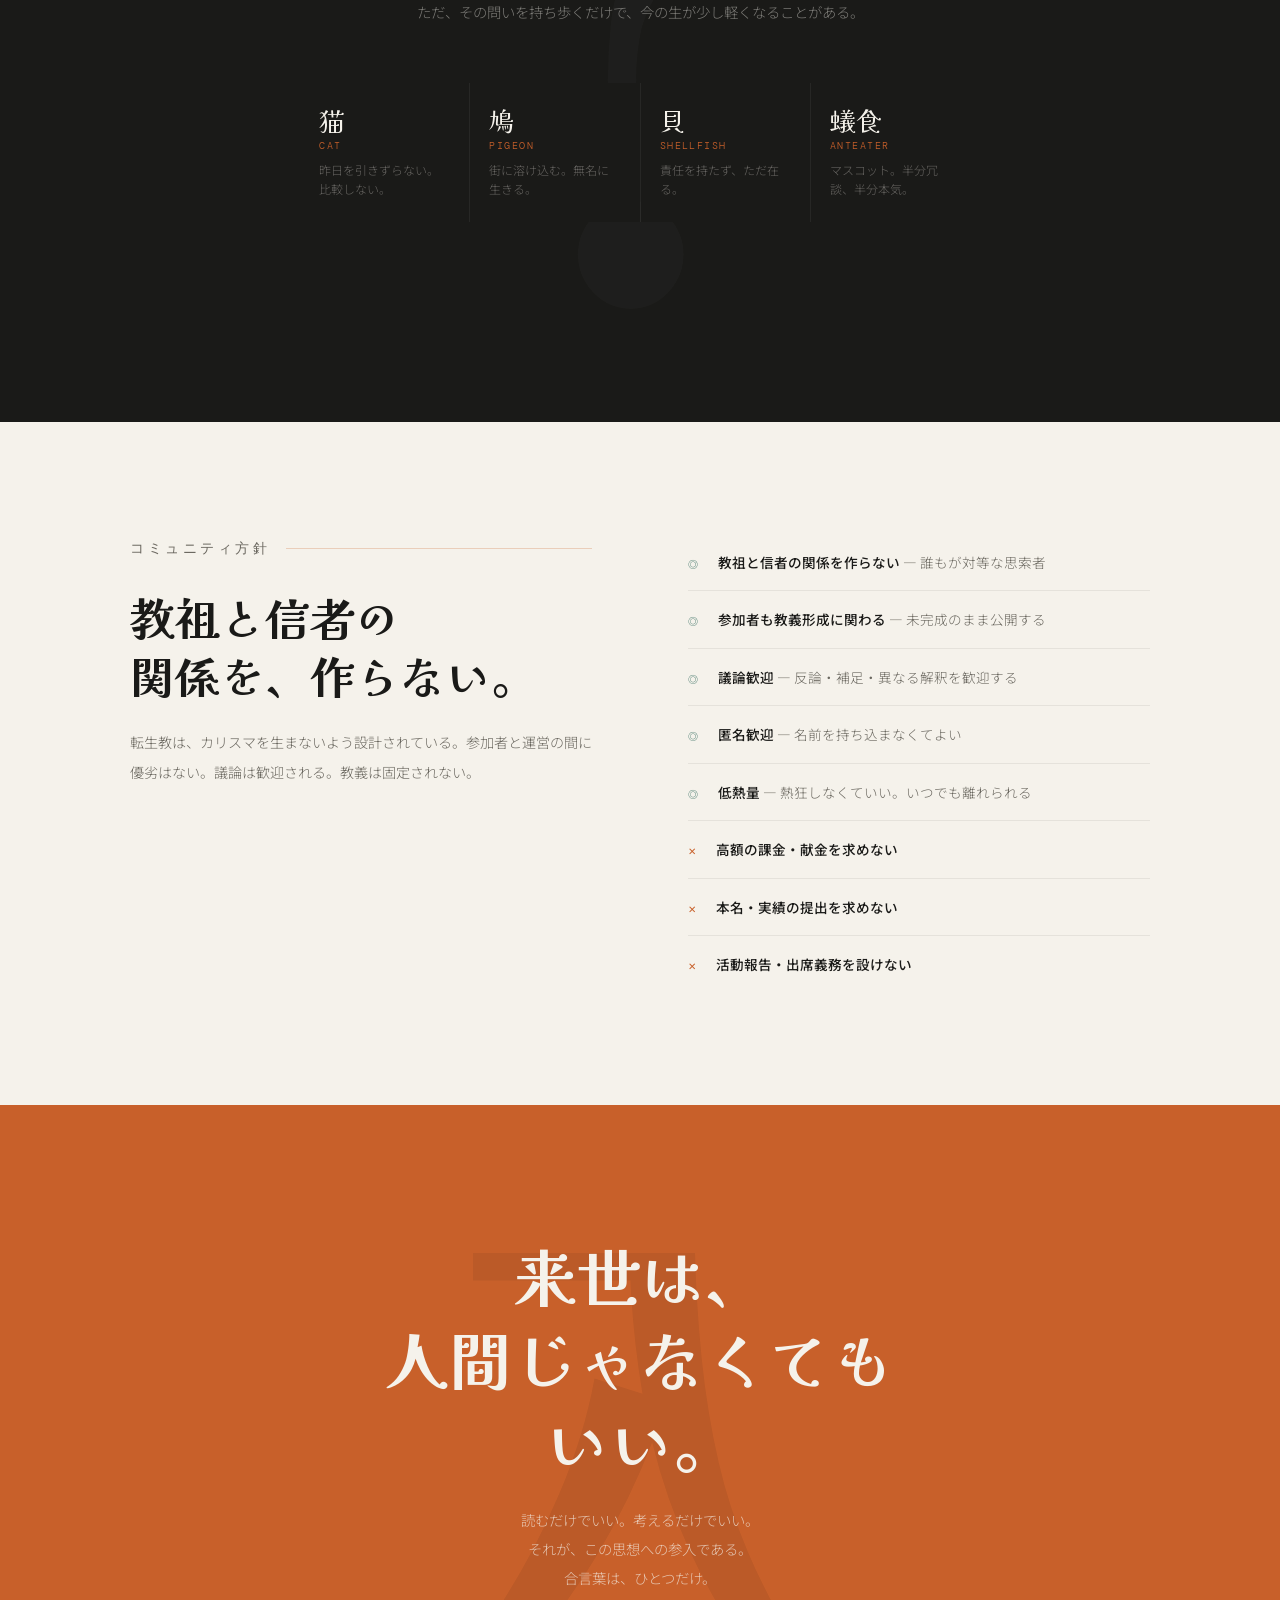
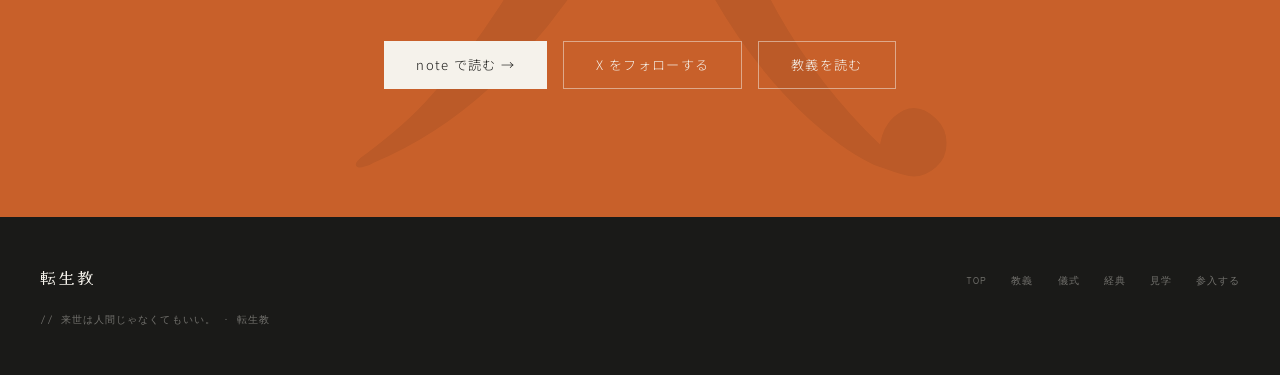
<file: sannyu.html>
<!DOCTYPE html>
<html lang="ja">
<head>
<meta charset="UTF-8">
  <link rel="icon" type="image/svg+xml" href="favicon.svg">
  <meta name="viewport" content="width=device-width, initial-scale=1.0">
<title>参入する — 転生教</title>
<meta name="description" content="転生教への参入案内。読む、問いを持つ、儀式を試す、静かに参加するための入口。">
<link rel="canonical" href="sannyu.html">
<meta property="og:site_name" content="転生教">
<meta property="og:title" content="参入する — 転生教">
<meta property="og:description" content="転生教への参入案内。読む、問いを持つ、儀式を試す、静かに参加するための入口。">
<meta property="og:type" content="website">
<meta property="og:url" content="sannyu.html">
<meta property="og:image" content="ogp.png">
<meta property="og:image:width" content="1200">
<meta property="og:image:height" content="630">
<meta property="og:locale" content="ja_JP">
<meta name="twitter:card" content="summary_large_image">
<meta name="twitter:title" content="参入する — 転生教">
<meta name="twitter:description" content="転生教への参入案内。読む、問いを持つ、儀式を試す、静かに参加するための入口。">
<meta name="twitter:image" content="ogp.png">
<link href="https://fonts.googleapis.com/css2?family=Kaisei+Decol:wght@400;700&family=Noto+Sans+JP:wght@300;400;500&family=DM+Mono:ital@0;1&display=swap" rel="stylesheet">
<style>
:root {
  --bg: #f5f2eb; --ink: #1a1a18; --muted: #6b6860;
  --accent: #c8602a; --accent2: #4a7c6f; --light: #e8e4da; --paper: #faf8f3;
}
* { margin: 0; padding: 0; box-sizing: border-box; }
html { scroll-behavior: smooth; }
body { background: var(--bg); color: var(--ink); font-family: 'Noto Sans JP', sans-serif; font-weight: 300; overflow-x: hidden; }
body::before { content:''; position:fixed; inset:0; background-image:url("data:image/svg+xml,%3Csvg viewBox='0 0 256 256' xmlns='http://www.w3.org/2000/svg'%3E%3Cfilter id='noise'%3E%3CfeTurbulence type='fractalNoise' baseFrequency='0.9' numOctaves='4' stitchTiles='stitch'/%3E%3C/filter%3E%3Crect width='100%25' height='100%25' filter='url(%23noise)' opacity='0.04'/%3E%3C/svg%3E"); pointer-events:none; z-index:1000; opacity:0.4; }

/* NAV */
nav { position:fixed; top:0; left:0; right:0; z-index:100; padding:1.2rem 2.5rem; display:flex; justify-content:space-between; align-items:center; background:rgba(245,242,235,0.88); backdrop-filter:blur(14px); border-bottom:1px solid rgba(26,26,24,0.08); }
.nav-logo { font-family:'Kaisei Decol',serif; font-size:1.1rem; letter-spacing:0.15em; color:var(--ink); text-decoration:none; }
.nav-links { display:flex; gap:2rem; list-style:none; }
.nav-links a { font-size:0.78rem; letter-spacing:0.1em; color:var(--muted); text-decoration:none; transition:color 0.2s; }
.nav-links a:hover, .nav-links a.active { color:var(--accent); }

/* HERO — FULL DARK */
.sannyu-hero {
  background: var(--ink);
  min-height: 100vh;
  display: flex;
  flex-direction: column;
  justify-content: center;
  align-items: center;
  padding: 10rem 2.5rem 6rem;
  position: relative;
  overflow: hidden;
  text-align: center;
}
.sannyu-hero::before {
  content: '転';
  position: absolute;
  font-family: 'Kaisei Decol', serif;
  font-size: 60vw;
  color: rgba(245,242,235,0.025);
  top: 50%;
  left: 50%;
  transform: translate(-50%, -50%);
  line-height: 1;
  pointer-events: none;
}
.hero-inner { max-width: 760px; margin: 0 auto; position: relative; z-index: 1; }
.hero-eyebrow {
  font-family: 'DM Mono', monospace;
  font-size: 0.72rem;
  letter-spacing: 0.25em;
  color: var(--accent);
  margin-bottom: 2rem;
  opacity: 0;
  animation: fadeUp 0.8s 0.2s forwards;
}
.hero-title {
  font-family: 'Kaisei Decol', serif;
  font-size: clamp(2.8rem, 7vw, 5.5rem);
  color: var(--bg);
  line-height: 1.2;
  margin-bottom: 1rem;
  opacity: 0;
  animation: fadeUp 0.8s 0.4s forwards;
}
.hero-title em { color: var(--accent); font-style: normal; }
.hero-catchcopy {
  font-family: 'Kaisei Decol', serif;
  font-size: clamp(1rem, 2vw, 1.4rem);
  color: rgba(245,242,235,0.55);
  margin-bottom: 3rem;
  line-height: 1.8;
  letter-spacing: 0.05em;
  opacity: 0;
  animation: fadeUp 0.8s 0.6s forwards;
}
.hero-question {
  font-family: 'Kaisei Decol', serif;
  font-size: clamp(1.5rem, 3vw, 2.2rem);
  color: var(--bg);
  margin-bottom: 3.5rem;
  line-height: 1.6;
  opacity: 0;
  animation: fadeUp 0.8s 0.8s forwards;
}
.hero-question em { color: var(--accent); font-style: normal; }
.hero-scroll-hint {
  font-family: 'DM Mono', monospace;
  font-size: 0.65rem;
  letter-spacing: 0.25em;
  color: rgba(245,242,235,0.3);
  opacity: 0;
  animation: fadeIn 1s 1.4s forwards;
}

/* WHAT SECTION */
.what-section {
  padding: 8rem 2.5rem;
  max-width: 1100px;
  margin: 0 auto;
}
.section-label {
  font-family: 'DM Mono', monospace;
  font-size: 0.7rem;
  letter-spacing: 0.25em;
  color: var(--accent);
  text-transform: uppercase;
  margin-bottom: 3rem;
  display: flex;
  align-items: center;
  gap: 1rem;
}
.section-label::after { content:''; flex:1; height:1px; background:var(--accent); opacity:0.25; }

.what-grid {
  display: grid;
  grid-template-columns: 1fr 1fr;
  gap: 6rem;
  align-items: start;
}
.what-title {
  font-family: 'Kaisei Decol', serif;
  font-size: clamp(2rem, 4vw, 3rem);
  line-height: 1.3;
  margin-bottom: 2rem;
}
.what-body {
  font-size: 0.92rem;
  line-height: 2.2;
  color: var(--muted);
}
.what-body p { margin-bottom: 1.2rem; }
.what-body p:last-child { margin-bottom: 0; }
.what-body strong { color: var(--ink); font-weight: 500; }

.what-tags {
  display: flex;
  flex-wrap: wrap;
  gap: 0.6rem;
  margin-top: 2.5rem;
}
.tag {
  font-family: 'DM Mono', monospace;
  font-size: 0.65rem;
  letter-spacing: 0.12em;
  padding: 0.4rem 0.9rem;
  border: 1px solid rgba(26,26,24,0.2);
  color: var(--muted);
}
.tag.highlight {
  background: var(--accent);
  color: var(--bg);
  border-color: var(--accent);
}

/* NOT-SECTION */
.not-section {
  background: var(--light);
  padding: 7rem 2.5rem;
}
.not-inner { max-width: 1100px; margin: 0 auto; }
.not-grid {
  display: grid;
  grid-template-columns: repeat(3, 1fr);
  gap: 1.5px;
  background: rgba(26,26,24,0.1);
  margin-top: 0;
}
.not-card {
  background: var(--paper);
  padding: 2.5rem 2rem;
}
.not-num {
  font-family: 'DM Mono', monospace;
  font-size: 0.62rem;
  color: var(--accent);
  letter-spacing: 0.2em;
  margin-bottom: 1rem;
}
.not-title {
  font-family: 'Kaisei Decol', serif;
  font-size: 1.4rem;
  margin-bottom: 0.8rem;
}
.not-body {
  font-size: 0.83rem;
  line-height: 1.9;
  color: var(--muted);
}

/* ANTEATER / MASCOT SECTION */
.anteater-section {
  background: var(--ink);
  padding: 8rem 2.5rem;
  text-align: center;
  position: relative;
  overflow: hidden;
}
.anteater-section::before {
  content: '';
  position: absolute;
  inset: 0;
  background: radial-gradient(ellipse at center, rgba(200,96,42,0.06) 0%, transparent 70%);
  pointer-events: none;
}
.anteater-inner { max-width: 760px; margin: 0 auto; position: relative; z-index: 1; }
.anteater-section .section-label { color: var(--accent); justify-content: center; }
.anteater-section .section-label::after { display: none; }

.anteater-kanji {
  font-family: 'Kaisei Decol', serif;
  font-size: clamp(5rem, 15vw, 12rem);
  color: rgba(245,242,235,0.08);
  line-height: 1;
  margin-bottom: -2rem;
  display: block;
}
.anteater-title {
  font-family: 'Kaisei Decol', serif;
  font-size: clamp(1.8rem, 4vw, 3rem);
  color: var(--bg);
  margin-bottom: 1.5rem;
  line-height: 1.4;
}
.anteater-title em { color: var(--accent); font-style: normal; }
.anteater-body {
  font-size: 0.9rem;
  line-height: 2.1;
  color: rgba(245,242,235,0.55);
  margin-bottom: 1.5rem;
}
.anteater-note {
  font-family: 'DM Mono', monospace;
  font-size: 0.65rem;
  letter-spacing: 0.15em;
  color: var(--accent);
  opacity: 0.7;
}

/* WHAT YOU DO */
.howto-section {
  padding: 8rem 2.5rem;
  max-width: 1100px;
  margin: 0 auto;
}
.howto-steps {
  list-style: none;
  counter-reset: step;
  margin-top: 1rem;
}
.howto-step {
  counter-increment: step;
  display: grid;
  grid-template-columns: 80px 1fr;
  gap: 3rem;
  padding: 3rem 0;
  border-bottom: 1px solid rgba(26,26,24,0.07);
  align-items: start;
}
.howto-step:last-child { border-bottom: none; }
.step-num {
  font-family: 'Kaisei Decol', serif;
  font-size: 3.5rem;
  color: var(--accent);
  opacity: 0.2;
  line-height: 1;
  text-align: right;
}
.step-content {}
.step-title {
  font-family: 'Kaisei Decol', serif;
  font-size: 1.5rem;
  margin-bottom: 0.6rem;
}
.step-body {
  font-size: 0.88rem;
  line-height: 2;
  color: var(--muted);
}

/* REBIRTH QUESTION */
.question-section {
  background: var(--ink);
  padding: 9rem 2.5rem;
  text-align: center;
  position: relative;
  overflow: hidden;
}
.question-section::before {
  content: '？';
  position: absolute;
  font-family: 'Kaisei Decol', serif;
  font-size: 60vw;
  color: rgba(245,242,235,0.02);
  top: 50%; left: 50%;
  transform: translate(-50%,-50%);
  pointer-events: none;
  line-height: 1;
}
.question-inner { max-width: 680px; margin: 0 auto; position: relative; z-index: 1; }
.question-label {
  font-family: 'DM Mono', monospace;
  font-size: 0.7rem;
  letter-spacing: 0.25em;
  color: var(--accent);
  margin-bottom: 2.5rem;
}
.question-main {
  font-family: 'Kaisei Decol', serif;
  font-size: clamp(2rem, 5vw, 4rem);
  color: var(--bg);
  line-height: 1.4;
  margin-bottom: 1rem;
}
.question-main em { color: var(--accent); font-style: normal; }
.question-sub {
  font-size: 0.9rem;
  line-height: 2;
  color: rgba(245,242,235,0.45);
  margin-bottom: 3.5rem;
}

/* ANSWER OPTIONS */
.answer-grid {
  display: grid;
  grid-template-columns: repeat(4, 1fr);
  gap: 1px;
  background: rgba(245,242,235,0.06);
  margin-bottom: 3.5rem;
  text-align: left;
}
.answer-option {
  background: var(--ink);
  padding: 1.5rem 1.2rem;
  transition: background 0.2s;
  cursor: default;
}
.answer-option:hover { background: #222220; }
.answer-animal {
  font-family: 'Kaisei Decol', serif;
  font-size: 1.6rem;
  color: var(--bg);
  display: block;
  margin-bottom: 0.4rem;
  line-height: 1;
}
.answer-name {
  font-family: 'DM Mono', monospace;
  font-size: 0.6rem;
  letter-spacing: 0.15em;
  color: var(--accent);
  display: block;
}
.answer-note {
  font-size: 0.75rem;
  color: rgba(245,242,235,0.35);
  margin-top: 0.5rem;
  line-height: 1.6;
}

/* POLICY / NOT ASKING */
.policy-section {
  padding: 7rem 2.5rem;
  max-width: 1100px;
  margin: 0 auto;
  display: grid;
  grid-template-columns: 1fr 1fr;
  gap: 6rem;
  align-items: start;
}
.policy-left h2 {
  font-family: 'Kaisei Decol', serif;
  font-size: clamp(1.8rem, 3.5vw, 2.8rem);
  line-height: 1.3;
  margin-bottom: 1.5rem;
}
.policy-left p {
  font-size: 0.88rem;
  line-height: 2.1;
  color: var(--muted);
}
.policy-list { list-style: none; }
.policy-item {
  padding: 1rem 0;
  border-bottom: 1px solid rgba(26,26,24,0.07);
  display: flex;
  gap: 1.2rem;
  align-items: baseline;
}
.policy-item:last-child { border-bottom: none; }
.policy-mark {
  font-family: 'DM Mono', monospace;
  font-size: 0.65rem;
  color: var(--accent2);
  flex-shrink: 0;
  letter-spacing: 0.1em;
}
.policy-mark.no { color: var(--accent); }
.policy-text { font-size: 0.85rem; line-height: 1.8; color: var(--muted); }
.policy-text strong { color: var(--ink); font-weight: 500; }

/* CTA FINAL */
.cta-section {
  background: var(--accent);
  padding: 8rem 2.5rem;
  text-align: center;
  position: relative;
  overflow: hidden;
}
.cta-section::before {
  content: '入';
  position: absolute;
  font-family: 'Kaisei Decol', serif;
  font-size: 50vw;
  color: rgba(26,26,24,0.07);
  top: 50%; left: 50%;
  transform: translate(-50%,-50%);
  pointer-events: none;
  line-height: 1;
}
.cta-inner { max-width: 680px; margin: 0 auto; position: relative; z-index: 1; }
.cta-title {
  font-family: 'Kaisei Decol', serif;
  font-size: clamp(2.2rem, 5vw, 4rem);
  color: var(--bg);
  line-height: 1.3;
  margin-bottom: 1.5rem;
}
.cta-body {
  font-size: 0.9rem;
  line-height: 2;
  color: rgba(245,242,235,0.7);
  margin-bottom: 3rem;
}
.cta-buttons { display: flex; gap: 1rem; justify-content: center; flex-wrap: wrap; }
.btn-light {
  display: inline-flex;
  align-items: center;
  gap: 0.5rem;
  padding: 0.85rem 2rem;
  background: var(--bg);
  color: var(--ink);
  text-decoration: none;
  font-size: 0.82rem;
  letter-spacing: 0.1em;
  transition: background 0.2s, transform 0.15s;
}
.btn-light:hover { background: var(--ink); color: var(--bg); transform: translateY(-2px); }
.btn-outline-light {
  display: inline-flex;
  align-items: center;
  gap: 0.5rem;
  padding: 0.85rem 2rem;
  border: 1px solid rgba(245,242,235,0.5);
  color: var(--bg);
  text-decoration: none;
  font-size: 0.82rem;
  letter-spacing: 0.1em;
  transition: background 0.2s;
}
.btn-outline-light:hover { background: rgba(245,242,235,0.15); }

/* FOOTER */
footer {
  background: var(--ink);
  color: rgba(245,242,235,0.4);
  padding: 3rem 2.5rem;
  display: flex;
  justify-content: space-between;
  align-items: center;
  flex-wrap: wrap;
  gap: 1rem;
}
.footer-logo { font-family:'Kaisei Decol',serif; font-size:1rem; color:var(--bg); letter-spacing:0.15em; text-decoration: none; }
.footer-nav { display:flex; gap:1.5rem; list-style:none; }
.footer-nav a { font-family:'DM Mono',monospace; font-size:0.65rem; letter-spacing:0.1em; color:rgba(245,242,235,0.4); text-decoration:none; transition:color 0.2s; }
.footer-nav a:hover { color:var(--accent); }
.footer-copy { font-family:'DM Mono',monospace; font-size:0.65rem; letter-spacing:0.1em; width:100%; margin-top:0.5rem; }

/* ANIMATIONS */
@keyframes fadeUp { from{opacity:0;transform:translateY(20px)} to{opacity:1;transform:translateY(0)} }
@keyframes fadeIn { from{opacity:0} to{opacity:1} }

/* RESPONSIVE */
@media (max-width: 900px) {
  .what-grid { grid-template-columns: 1fr; gap: 3rem; }
  .not-grid { grid-template-columns: 1fr; }
  .answer-grid { grid-template-columns: repeat(2, 1fr); }
  .policy-section { grid-template-columns: 1fr; gap: 3rem; }
  .howto-step { grid-template-columns: 60px 1fr; gap: 2rem; }
}
@media (max-width:600px) {
  nav {
    padding: 0.8rem 1rem;
    align-items: flex-start;
    flex-direction: column;
    gap: 0.7rem;
  }

  .nav-links {
    display: flex;
    width: 100%;
    gap: 1rem;
    overflow-x: auto;
    padding-bottom: 0.2rem;
    white-space: nowrap;
  }
}
</style>
</head>
<body>

<nav>
  <a href="index.html" class="nav-logo">転生教</a>
  <ul class="nav-links">
    <li><a href="index.html">TOP</a></li>
    <li><a href="kyogi.html">教義</a></li>
    <li><a href="gishiki.html">儀式</a></li>
    <li><a href="kyoten.html">経典</a></li>
    <li><a href="kengaku.html">見学</a></li>
    <li><a href="sannyu.html" class="active">参入する</a></li>
  </ul>
</nav>

<!-- HERO -->
<section class="sannyu-hero">
  <div class="hero-inner">
    <p class="hero-eyebrow">// JOIN · 転生教への参入</p>
    <h1 class="hero-title">来世は<br><em>人間じゃなくて</em><br>もいい。</h1>
    <p class="hero-catchcopy">転生教は、輪廻転生について<br>少し真面目に、少し冗談っぽく考えるための思想プロジェクト。</p>
    <p class="hero-question">あなたは来世、<br><em>何になりたいですか？</em></p>
    <p class="hero-scroll-hint">↓ SCROLL</p>
  </div>
</section>

<!-- WHAT IS TENSHOKYO -->
<section class="what-section">
  <p class="section-label">転生教とは · What is Tenshokyo</p>
  <div class="what-grid">
    <div>
      <h2 class="what-title">宗教を作る<br>過程そのものが、<br>このプロジェクト。</h2>
    </div>
    <div>
      <div class="what-body">
        <p>転生教は宗教法人でも新宗教でもない。<strong>思想サークルや思索コミュニティ</strong>に近い場所である。</p>
        <p>仏教の輪廻転生をベースにしながらも、解脱や悟りを目指すことを前提にしない。畜生道を含む輪廻全体を再評価し、「<strong>人間だけが望ましい生き方なのか？</strong>」という問いを、参加者と一緒に育てていく。</p>
        <p>映画で人間より犬の死に強く心を動かされる。熊の駆除ニュースで熊に感情移入する。そうした感覚の背景にある、<strong>人間中心主義への違和感</strong>を、ここでは正直に扱う。</p>
        <p>完成した教義は提供しない。一緒に考えていく。</p>
      </div>
      <div class="what-tags">
        <span class="tag highlight">輪廻転生</span>
        <span class="tag highlight">来世想像</span>
        <span class="tag">人格疲労</span>
        <span class="tag">承認疲労</span>
        <span class="tag">動物への共感</span>
        <span class="tag highlight">匿名歓迎</span>
        <span class="tag">ゆるい共同体</span>
        <span class="tag">低熱量</span>
        <span class="tag">ネット中心</span>
      </div>
    </div>
  </div>
</section>

<!-- NOT A RELIGION SECTION -->
<section class="not-section">
  <div class="not-inner">
    <p class="section-label">求めないもの · What We Don't Ask For</p>
    <div class="not-grid">
      <div class="not-card">
        <p class="not-num">// 求めない 01</p>
        <h3 class="not-title">熱狂と入信</h3>
        <p class="not-body">集会で叫ぶことも、誓約書も、入信の儀式も、必要ない。「ちょっと気になる」くらいがちょうどいい。低温で静かに関わること。</p>
      </div>
      <div class="not-card">
        <p class="not-num">// 求めない 02</p>
        <h3 class="not-title">高額の献金</h3>
        <p class="not-body">お金は求めない。noteを読む、Xをフォローする、それだけで十分参加している。経済的な負担は一切求めない。</p>
      </div>
      <div class="not-card">
        <p class="not-num">// 求めない 03</p>
        <h3 class="not-title">本名と実績</h3>
        <p class="not-body">匿名歓迎。肩書きも不要。名前を残そうとしない「無銘」は、この思想の徳目のひとつである。あなたが何者かは、ここでは問わない。</p>
      </div>
    </div>
  </div>
</section>

<!-- MASCOT / ANTEATER -->
<section class="anteater-section">
  <div class="anteater-inner">
    <p class="section-label">マスコット · Mascot</p>
    <span class="anteater-kanji">蟻食</span>
    <h2 class="anteater-title">オオアリクイに<br><em>転生しませんか？</em></h2>
    <p class="anteater-body">
      オオアリクイは転生教のマスコット的存在。<br>
      長い鼻で土を掘り、アリを食べ、名前を持たず、SNSをしない。<br>
      比較もしない。自己実現もしない。ただ、森の中に存在している。<br>
      これは半分冗談であり、半分本気である。
    </p>
    <p class="anteater-note">// GIANT ANTEATER AS SPIRITUAL GUIDE</p>
  </div>
</section>

<!-- HOW TO PARTICIPATE -->
<section class="howto-section">
  <p class="section-label">参入の仕方 · How to Join</p>
  <ol class="howto-steps">
    <li class="howto-step">
      <div class="step-num">01</div>
      <div class="step-content">
        <h3 class="step-title">読む</h3>
        <p class="step-body">noteを読む。このサイトの教義・儀式・経典ページを読む。「ちょっとわかる」と思ったなら、それだけで十分参加している。義務はない。</p>
      </div>
    </li>
    <li class="howto-step">
      <div class="step-num">02</div>
      <div class="step-content">
        <h3 class="step-title">考える</h3>
        <p class="step-body">来世、自分は何になりたいか。動物に転生するとしたら何を選ぶか。その問いをぼんやりと持ち歩く。答えを出さなくていい。考え続けることが参加である。</p>
      </div>
    </li>
    <li class="howto-step">
      <div class="step-num">03</div>
      <div class="step-content">
        <h3 class="step-title">儀式を試す（任意）</h3>
        <p class="step-body">換毛・回遊・群睡・脱名。四つの儀式のうち、気になるものを一つだけ試してみる。報告しなくていい。完璧にやらなくていい。やめてもいい。</p>
      </div>
    </li>
    <li class="howto-step">
      <div class="step-num">04</div>
      <div class="step-content">
        <h3 class="step-title">Xで静かに繋がる（任意）</h3>
        <p class="step-body">XでXをフォローするか、「転生教」で検索する。バズらなくていい。届く人に届けばいい。感想は匿名でも、呟かなくても、どちらでもいい。</p>
      </div>
    </li>
    <li class="howto-step">
      <div class="step-num">05</div>
      <div class="step-content">
        <h3 class="step-title">教義の形成に関わる（任意）</h3>
        <p class="step-body">この思想は未完成のまま公開されている。異議・補足・別の視点——全て歓迎する。教祖と信者の関係を作らない。参加者も教義形成に関われる場所を、少しずつ作っていく。</p>
      </div>
    </li>
  </ol>
</section>

<!-- REBIRTH QUESTION -->
<section class="question-section">
  <div class="question-inner">
    <p class="question-label">// THE CENTRAL QUESTION · 転生教の問い</p>
    <h2 class="question-main">来世で<br><em>何になりたいか</em>、<br>考えたことはあるか。</h2>
    <p class="question-sub">
      正解はない。答えを出す必要もない。<br>
      ただ、その問いを持ち歩くだけで、今の生が少し軽くなることがある。
    </p>
    <div class="answer-grid">
      <div class="answer-option">
        <span class="answer-animal">猫</span>
        <span class="answer-name">CAT</span>
        <p class="answer-note">昨日を引きずらない。比較しない。</p>
      </div>
      <div class="answer-option">
        <span class="answer-animal">鳩</span>
        <span class="answer-name">PIGEON</span>
        <p class="answer-note">街に溶け込む。無名に生きる。</p>
      </div>
      <div class="answer-option">
        <span class="answer-animal">貝</span>
        <span class="answer-name">SHELLFISH</span>
        <p class="answer-note">責任を持たず、ただ在る。</p>
      </div>
      <div class="answer-option">
        <span class="answer-animal">蟻食</span>
        <span class="answer-name">ANTEATER</span>
        <p class="answer-note">マスコット。半分冗談、半分本気。</p>
      </div>
    </div>
  </div>
</section>

<!-- COMMUNITY POLICY -->
<section class="policy-section">
  <div class="policy-left">
    <p class="section-label" style="margin-bottom:1.5rem;">コミュニティ方針</p>
    <h2>教祖と信者の<br>関係を、作らない。</h2>
    <p style="margin-top:1.5rem;">転生教は、カリスマを生まないよう設計されている。参加者と運営の間に優劣はない。議論は歓迎される。教義は固定されない。</p>
  </div>
  <ul class="policy-list">
    <li class="policy-item">
      <span class="policy-mark">◎</span>
      <span class="policy-text"><strong>教祖と信者の関係を作らない</strong> — 誰もが対等な思索者</span>
    </li>
    <li class="policy-item">
      <span class="policy-mark">◎</span>
      <span class="policy-text"><strong>参加者も教義形成に関わる</strong> — 未完成のまま公開する</span>
    </li>
    <li class="policy-item">
      <span class="policy-mark">◎</span>
      <span class="policy-text"><strong>議論歓迎</strong> — 反論・補足・異なる解釈を歓迎する</span>
    </li>
    <li class="policy-item">
      <span class="policy-mark">◎</span>
      <span class="policy-text"><strong>匿名歓迎</strong> — 名前を持ち込まなくてよい</span>
    </li>
    <li class="policy-item">
      <span class="policy-mark">◎</span>
      <span class="policy-text"><strong>低熱量</strong> — 熱狂しなくていい。いつでも離れられる</span>
    </li>
    <li class="policy-item">
      <span class="policy-mark no">✕</span>
      <span class="policy-text"><strong>高額の課金・献金を求めない</strong></span>
    </li>
    <li class="policy-item">
      <span class="policy-mark no">✕</span>
      <span class="policy-text"><strong>本名・実績の提出を求めない</strong></span>
    </li>
    <li class="policy-item">
      <span class="policy-mark no">✕</span>
      <span class="policy-text"><strong>活動報告・出席義務を設けない</strong></span>
    </li>
  </ul>
</section>

<!-- FINAL CTA -->
<section class="cta-section">
  <div class="cta-inner">
    <h2 class="cta-title">来世は、<br>人間じゃなくても<br>いい。</h2>
    <p class="cta-body">
      読むだけでいい。考えるだけでいい。<br>
      それが、この思想への参入である。<br>
      合言葉は、ひとつだけ。
    </p>
    <div class="cta-buttons">
      <a href="https://note.com/kyouso_tensyoko" class="btn-light" target="_blank">note で読む →</a>
      <a href="https://x.com/kyoso_tensyokyo?s=21" class="btn-outline-light" target="_blank">X をフォローする</a>
      <a href="kyogi.html" class="btn-outline-light">教義を読む</a>
    </div>
  </div>
</section>

<footer>
  <a href="index.html" class="footer-logo">転生教</a>
  <ul class="footer-nav">
    <li><a href="index.html">TOP</a></li>
    <li><a href="kyogi.html">教義</a></li>
    <li><a href="gishiki.html">儀式</a></li>
    <li><a href="kyoten.html">経典</a></li>
    <li><a href="kengaku.html">見学</a></li>
    <li><a href="sannyu.html">参入する</a></li>
  </ul>
  <span class="footer-copy">// 来世は人間じゃなくてもいい。 · 転生教</span>
</footer>

<script src="i18n.js"></script>
</body>
</html>
</file>
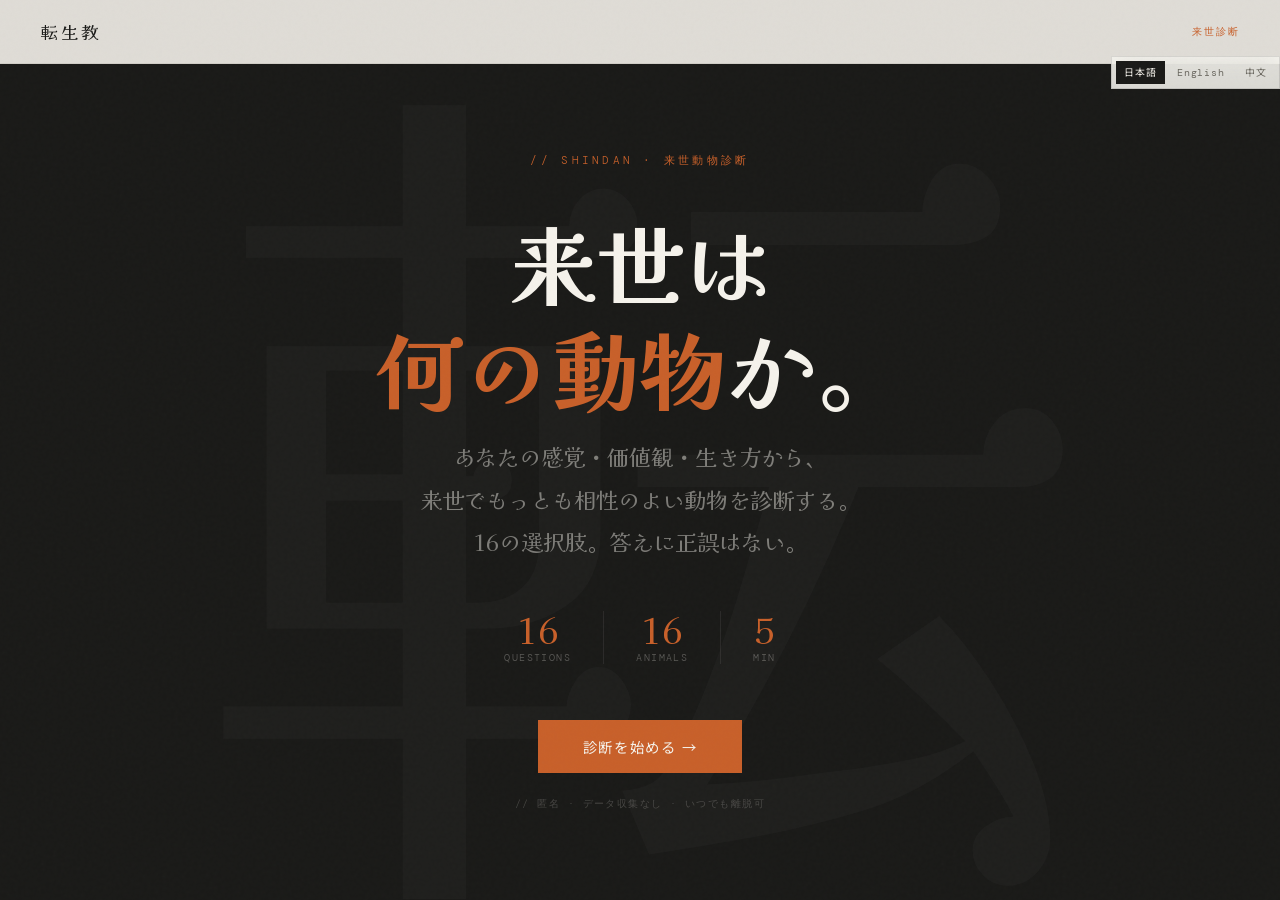
<file: shindan.html>
<!DOCTYPE html>
<html lang="ja">
<head>
<meta charset="UTF-8">
  <link rel="icon" type="image/svg+xml" href="favicon.svg">
  <meta name="viewport" content="width=device-width, initial-scale=1.0">
<title>来世診断 — 転生教</title>
<meta name="description" content="16の問いから、あなたの来世の動物を診断する転生教の匿名アプリ。">
<link rel="canonical" href="shindan.html">
<meta property="og:site_name" content="転生教">
<meta property="og:title" content="来世診断 — 転生教">
<meta property="og:description" content="16の問いから、あなたの来世の動物を診断する転生教の匿名アプリ。">
<meta property="og:type" content="website">
<meta property="og:url" content="shindan.html">
<meta property="og:image" content="ogp.png">
<meta property="og:image:width" content="1200">
<meta property="og:image:height" content="630">
<meta property="og:locale" content="ja_JP">
<meta name="twitter:card" content="summary_large_image">
<meta name="note:card" content="summary_large_image">
<meta name="twitter:title" content="来世診断 — 転生教">
<meta name="twitter:description" content="16の問いから、あなたの来世の動物を診断する転生教の匿名アプリ。">
<meta name="twitter:image" content="ogp.png">
<link href="https://fonts.googleapis.com/css2?family=Kaisei+Decol:wght@400;700&family=Noto+Sans+JP:wght@300;400;500&family=DM+Mono:ital@0;1&display=swap" rel="stylesheet">
<style>
:root {
  --bg: #f5f2eb;
  --ink: #1a1a18;
  --muted: #6b6860;
  --accent: #c8602a;
  --accent2: #4a7c6f;
  --light: #e8e4da;
  --paper: #faf8f3;
}

* { margin: 0; padding: 0; box-sizing: border-box; }
html { scroll-behavior: smooth; }

body {
  background: var(--bg);
  color: var(--ink);
  font-family: 'Noto Sans JP', sans-serif;
  font-weight: 300;
  overflow-x: hidden;
  min-height: 100vh;
}

/* noise overlay */
body::before {
  content: '';
  position: fixed;
  inset: 0;
  background-image: url("data:image/svg+xml,%3Csvg viewBox='0 0 256 256' xmlns='http://www.w3.org/2000/svg'%3E%3Cfilter id='n'%3E%3CfeTurbulence type='fractalNoise' baseFrequency='0.9' numOctaves='4' stitchTiles='stitch'/%3E%3C/filter%3E%3Crect width='100%25' height='100%25' filter='url(%23n)' opacity='0.05'/%3E%3C/svg%3E");
  pointer-events: none;
  z-index: 9999;
  opacity: 0.35;
}

/* NAV */
nav {
  position: fixed;
  top: 0; left: 0; right: 0;
  z-index: 200;
  padding: 1.2rem 2.5rem;
  display: flex;
  justify-content: space-between;
  align-items: center;
  background: rgba(245,242,235,0.9);
  backdrop-filter: blur(14px);
  border-bottom: 1px solid rgba(26,26,24,0.08);
}
.nav-logo {
  font-family: 'Kaisei Decol', serif;
  font-size: 1.1rem;
  letter-spacing: 0.15em;
  color: var(--ink);
  text-decoration: none;
}
.nav-sub {
  font-family: 'DM Mono', monospace;
  font-size: 0.65rem;
  letter-spacing: 0.2em;
  color: var(--accent);
}

/* ===== SCREENS ===== */
.screen { display: none; min-height: 100vh; }
.screen.active { display: flex; flex-direction: column; }

/* ===== INTRO SCREEN ===== */
#screen-intro {
  background: var(--ink);
  justify-content: center;
  align-items: center;
  text-align: center;
  padding: 8rem 2rem 4rem;
  position: relative;
  overflow: hidden;
}

.intro-bg-kanji {
  position: absolute;
  font-family: 'Kaisei Decol', serif;
  font-size: 70vw;
  color: rgba(245,242,235,0.025);
  top: 50%; left: 50%;
  transform: translate(-50%,-50%);
  pointer-events: none;
  line-height: 1;
  animation: rotateSlow 120s linear infinite;
}

.intro-inner { max-width: 680px; margin: 0 auto; position: relative; z-index: 1; }

.intro-label {
  font-family: 'DM Mono', monospace;
  font-size: 0.68rem;
  letter-spacing: 0.3em;
  color: var(--accent);
  margin-bottom: 2.5rem;
  opacity: 0;
  animation: fadeUp 0.7s 0.2s forwards;
}

.intro-title {
  font-family: 'Kaisei Decol', serif;
  font-size: clamp(2.8rem, 8vw, 5.5rem);
  color: var(--bg);
  line-height: 1.2;
  margin-bottom: 1rem;
  opacity: 0;
  animation: fadeUp 0.7s 0.4s forwards;
}
.intro-title em { color: var(--accent); font-style: normal; }

.intro-catch {
  font-family: 'Kaisei Decol', serif;
  font-size: clamp(1rem, 2.5vw, 1.4rem);
  color: rgba(245,242,235,0.45);
  margin-bottom: 3rem;
  line-height: 1.9;
  opacity: 0;
  animation: fadeUp 0.7s 0.6s forwards;
}

.intro-meta {
  display: flex;
  gap: 2rem;
  justify-content: center;
  margin-bottom: 3.5rem;
  opacity: 0;
  animation: fadeUp 0.7s 0.8s forwards;
}
.meta-item {
  text-align: center;
}
.meta-num {
  font-family: 'Kaisei Decol', serif;
  font-size: 2.2rem;
  color: var(--accent);
  display: block;
  line-height: 1;
}
.meta-label {
  font-family: 'DM Mono', monospace;
  font-size: 0.6rem;
  letter-spacing: 0.15em;
  color: rgba(245,242,235,0.3);
  margin-top: 0.3rem;
  display: block;
}
.meta-sep {
  width: 1px;
  background: rgba(245,242,235,0.08);
  align-self: stretch;
}

.btn-start {
  display: inline-flex;
  align-items: center;
  gap: 0.6rem;
  padding: 1rem 2.8rem;
  background: var(--accent);
  color: var(--bg);
  font-family: 'Noto Sans JP', sans-serif;
  font-size: 0.9rem;
  letter-spacing: 0.12em;
  border: none;
  cursor: pointer;
  transition: background 0.2s, transform 0.15s;
  opacity: 0;
  animation: fadeUp 0.7s 1s forwards;
}
.btn-start:hover { background: #a84e22; transform: translateY(-2px); }

.intro-note {
  font-family: 'DM Mono', monospace;
  font-size: 0.6rem;
  letter-spacing: 0.15em;
  color: rgba(245,242,235,0.2);
  margin-top: 1.5rem;
  opacity: 0;
  animation: fadeIn 1s 1.2s forwards;
}

/* ===== QUIZ SCREEN ===== */
#screen-quiz {
  padding-top: 5rem;
  background: var(--bg);
}

.quiz-layout {
  flex: 1;
  display: grid;
  grid-template-columns: 280px 1fr;
  min-height: calc(100vh - 5rem);
}

/* sidebar */
.quiz-sidebar {
  background: var(--ink);
  padding: 3rem 2rem;
  display: flex;
  flex-direction: column;
  position: sticky;
  top: 5rem;
  height: calc(100vh - 5rem);
  overflow: hidden;
}

.sidebar-title {
  font-family: 'DM Mono', monospace;
  font-size: 0.6rem;
  letter-spacing: 0.25em;
  color: rgba(245,242,235,0.25);
  margin-bottom: 2rem;
}

.progress-bar-wrap {
  height: 2px;
  background: rgba(245,242,235,0.08);
  margin-bottom: 2.5rem;
  position: relative;
}
.progress-bar-fill {
  height: 100%;
  background: var(--accent);
  transition: width 0.4s ease;
}

.progress-steps {
  flex: 1;
  overflow: hidden;
  display: flex;
  flex-direction: column;
  gap: 0;
}

.step-indicator {
  display: flex;
  align-items: center;
  gap: 0.8rem;
  padding: 0.5rem 0;
  opacity: 0.2;
  transition: opacity 0.3s;
}
.step-indicator.done { opacity: 0.4; }
.step-indicator.current { opacity: 1; }

.step-dot {
  width: 6px;
  height: 6px;
  border-radius: 50%;
  background: rgba(245,242,235,0.2);
  flex-shrink: 0;
  transition: background 0.3s;
}
.step-indicator.done .step-dot { background: var(--accent2); }
.step-indicator.current .step-dot { background: var(--accent); }

.step-text {
  font-family: 'DM Mono', monospace;
  font-size: 0.55rem;
  letter-spacing: 0.1em;
  color: rgba(245,242,235,0.5);
  white-space: nowrap;
  overflow: hidden;
  text-overflow: ellipsis;
}
.step-indicator.current .step-text { color: var(--bg); }

.sidebar-animal-preview {
  margin-top: 2rem;
  padding-top: 2rem;
  border-top: 1px solid rgba(245,242,235,0.06);
}
.preview-label {
  font-family: 'DM Mono', monospace;
  font-size: 0.55rem;
  letter-spacing: 0.2em;
  color: rgba(245,242,235,0.2);
  margin-bottom: 0.8rem;
}
.preview-kanji {
  font-family: 'Kaisei Decol', serif;
  font-size: 3.5rem;
  color: rgba(245,242,235,0.06);
  line-height: 1;
  transition: all 0.5s ease;
}

/* quiz main */
.quiz-main {
  padding: 4rem 5rem;
  display: flex;
  flex-direction: column;
  justify-content: center;
  min-height: calc(100vh - 5rem);
  position: relative;
}

.q-counter {
  font-family: 'DM Mono', monospace;
  font-size: 0.65rem;
  letter-spacing: 0.25em;
  color: var(--accent);
  margin-bottom: 2.5rem;
  display: flex;
  align-items: center;
  gap: 1rem;
}
.q-counter::after {
  content: '';
  flex: 0 0 60px;
  height: 1px;
  background: var(--accent);
  opacity: 0.3;
}

.q-text {
  font-family: 'Kaisei Decol', serif;
  font-size: clamp(1.5rem, 3.5vw, 2.5rem);
  line-height: 1.5;
  margin-bottom: 3.5rem;
  max-width: 600px;
}

.choices {
  display: grid;
  gap: 0.8rem;
  max-width: 600px;
}

.choice-btn {
  display: flex;
  align-items: center;
  gap: 1.2rem;
  padding: 1.2rem 1.5rem;
  background: transparent;
  border: 1px solid rgba(26,26,24,0.12);
  cursor: pointer;
  text-align: left;
  transition: border-color 0.2s, background 0.2s, transform 0.15s;
  width: 100%;
  position: relative;
  overflow: hidden;
}
.choice-btn::before {
  content: '';
  position: absolute;
  inset: 0;
  background: var(--accent);
  transform: translateX(-100%);
  transition: transform 0.3s ease;
  z-index: 0;
}
.choice-btn:hover::before { transform: translateX(0); }
.choice-btn:hover { border-color: var(--accent); color: var(--bg); }
.choice-btn:hover .choice-alpha { color: rgba(245,242,235,0.4); }

.choice-alpha {
  font-family: 'DM Mono', monospace;
  font-size: 0.65rem;
  letter-spacing: 0.15em;
  color: var(--accent);
  flex-shrink: 0;
  position: relative;
  z-index: 1;
  transition: color 0.2s;
}
.choice-label {
  font-size: 0.9rem;
  line-height: 1.7;
  position: relative;
  z-index: 1;
}

.choice-btn.selected {
  background: var(--ink);
  border-color: var(--ink);
  color: var(--bg);
  transform: translateX(4px);
}
.choice-btn.selected .choice-alpha { color: var(--accent); }
.choice-btn.selected::before { transform: translateX(-100%); }

.quiz-nav {
  display: flex;
  gap: 1rem;
  margin-top: 3rem;
  align-items: center;
}

.btn-prev {
  padding: 0.75rem 1.5rem;
  background: transparent;
  border: 1px solid rgba(26,26,24,0.15);
  font-size: 0.8rem;
  letter-spacing: 0.1em;
  color: var(--muted);
  cursor: pointer;
  transition: border-color 0.2s, color 0.2s;
}
.btn-prev:hover { border-color: var(--ink); color: var(--ink); }
.btn-prev:disabled { opacity: 0.2; cursor: default; }

.btn-next {
  padding: 0.75rem 2rem;
  background: var(--ink);
  border: none;
  font-size: 0.8rem;
  letter-spacing: 0.1em;
  color: var(--bg);
  cursor: pointer;
  transition: background 0.2s;
  display: flex;
  align-items: center;
  gap: 0.5rem;
}
.btn-next:hover { background: var(--accent); }
.btn-next:disabled { opacity: 0.3; cursor: default; }
.btn-next:disabled:hover { background: var(--ink); }

/* question transition */
.quiz-main .q-content {
  animation: fadeUp 0.35s ease forwards;
}
.quiz-main .q-content.exit {
  animation: fadeOut 0.2s ease forwards;
}

/* ===== RESULT SCREEN ===== */
#screen-result {
  background: var(--ink);
  justify-content: flex-start;
  padding-top: 5rem;
}

.result-hero {
  background: var(--ink);
  padding: 5rem 2.5rem 4rem;
  text-align: center;
  position: relative;
  overflow: hidden;
  border-bottom: 1px solid rgba(245,242,235,0.06);
}

.result-bg-kanji {
  position: absolute;
  font-family: 'Kaisei Decol', serif;
  font-size: 60vw;
  color: rgba(245,242,235,0.025);
  top: 50%; left: 50%;
  transform: translate(-50%,-50%);
  pointer-events: none;
  line-height: 1;
}

.result-inner { max-width: 760px; margin: 0 auto; position: relative; z-index: 1; }

.result-label {
  font-family: 'DM Mono', monospace;
  font-size: 0.68rem;
  letter-spacing: 0.3em;
  color: var(--accent);
  margin-bottom: 1.5rem;
  opacity: 0;
  animation: fadeUp 0.6s 0.1s forwards;
}

.result-animal-kanji {
  font-family: 'Kaisei Decol', serif;
  font-size: clamp(5rem, 18vw, 12rem);
  color: var(--bg);
  line-height: 1;
  margin-bottom: 0.5rem;
  opacity: 0;
  animation: fadeUp 0.6s 0.3s forwards;
}

.result-animal-name {
  font-family: 'DM Mono', monospace;
  font-size: 0.75rem;
  letter-spacing: 0.4em;
  color: var(--accent);
  margin-bottom: 0.8rem;
  opacity: 0;
  animation: fadeUp 0.6s 0.5s forwards;
}

.result-animal-title {
  font-family: 'Kaisei Decol', serif;
  font-size: clamp(1.2rem, 3vw, 2rem);
  color: rgba(245,242,235,0.6);
  margin-bottom: 2rem;
  opacity: 0;
  animation: fadeUp 0.6s 0.6s forwards;
}

.result-body-section {
  background: var(--paper);
  padding: 5rem 2.5rem;
}

.result-body-inner {
  max-width: 860px;
  margin: 0 auto;
}

.result-grid {
  display: grid;
  grid-template-columns: 1fr 1fr;
  gap: 4rem;
  margin-bottom: 4rem;
}

.result-section-label {
  font-family: 'DM Mono', monospace;
  font-size: 0.62rem;
  letter-spacing: 0.25em;
  color: var(--accent);
  margin-bottom: 1.2rem;
  display: flex;
  align-items: center;
  gap: 0.8rem;
}
.result-section-label::after { content:''; flex:1; height:1px; background:var(--accent); opacity:0.2; }

.result-desc {
  font-size: 0.9rem;
  line-height: 2.2;
  color: var(--muted);
}
.result-desc strong { color: var(--ink); font-weight: 500; }

.result-traits {
  display: flex;
  flex-direction: column;
  gap: 0;
}

.trait-item {
  display: flex;
  align-items: center;
  gap: 1rem;
  padding: 0.9rem 0;
  border-bottom: 1px solid rgba(26,26,24,0.06);
}
.trait-item:last-child { border-bottom: none; }
.trait-icon {
  font-family: 'DM Mono', monospace;
  font-size: 0.6rem;
  color: var(--accent2);
  flex-shrink: 0;
  letter-spacing: 0.1em;
}
.trait-text { font-size: 0.85rem; line-height: 1.6; }

.result-quote {
  background: var(--light);
  border-left: 2px solid var(--accent);
  padding: 2rem 2.5rem;
  margin: 2rem 0 0;
  font-family: 'Kaisei Decol', serif;
  font-size: 1.1rem;
  line-height: 1.8;
  color: var(--ink);
}

.result-also {
  margin-top: 4rem;
  padding-top: 3rem;
  border-top: 1px solid rgba(26,26,24,0.08);
}

.result-also-title {
  font-family: 'DM Mono', monospace;
  font-size: 0.65rem;
  letter-spacing: 0.25em;
  color: var(--muted);
  margin-bottom: 1.5rem;
}

.also-grid {
  display: grid;
  grid-template-columns: repeat(3, 1fr);
  gap: 1px;
  background: rgba(26,26,24,0.08);
}
.also-card {
  background: var(--paper);
  padding: 1.2rem;
  text-align: center;
}
.also-kanji {
  font-family: 'Kaisei Decol', serif;
  font-size: 2rem;
  display: block;
  margin-bottom: 0.3rem;
}
.also-name {
  font-family: 'DM Mono', monospace;
  font-size: 0.55rem;
  letter-spacing: 0.15em;
  color: var(--muted);
}

.result-cta {
  background: var(--ink);
  padding: 5rem 2.5rem;
  text-align: center;
  border-top: 2px solid var(--accent);
}

.result-cta-inner { max-width: 600px; margin: 0 auto; }

.result-cta-title {
  font-family: 'Kaisei Decol', serif;
  font-size: clamp(1.5rem, 3vw, 2.5rem);
  color: var(--bg);
  margin-bottom: 1rem;
  line-height: 1.4;
}

.result-cta-sub {
  font-size: 0.85rem;
  color: rgba(245,242,235,0.4);
  margin-bottom: 2.5rem;
  line-height: 1.9;
}

.cta-buttons {
  display: flex;
  gap: 1rem;
  justify-content: center;
  flex-wrap: wrap;
}

.btn-retry {
  padding: 0.85rem 2rem;
  background: var(--accent);
  color: var(--bg);
  border: none;
  font-size: 0.82rem;
  letter-spacing: 0.1em;
  cursor: pointer;
  transition: background 0.2s, transform 0.15s;
  font-family: 'Noto Sans JP', sans-serif;
}
.btn-retry:hover { background: #a84e22; transform: translateY(-2px); }

.btn-link-out {
  display: inline-flex;
  align-items: center;
  padding: 0.85rem 2rem;
  border: 1px solid rgba(245,242,235,0.2);
  color: rgba(245,242,235,0.6);
  text-decoration: none;
  font-size: 0.82rem;
  letter-spacing: 0.1em;
  transition: border-color 0.2s, color 0.2s;
}
.btn-link-out:hover { border-color: var(--bg); color: var(--bg); }

/* ANIMATIONS */
@keyframes fadeUp {
  from { opacity: 0; transform: translateY(18px); }
  to { opacity: 1; transform: translateY(0); }
}
@keyframes fadeIn {
  from { opacity: 0; }
  to { opacity: 1; }
}
@keyframes fadeOut {
  from { opacity: 1; transform: translateY(0); }
  to { opacity: 0; transform: translateY(-10px); }
}
@keyframes rotateSlow {
  from { transform: translate(-50%,-50%) rotate(0deg); }
  to { transform: translate(-50%,-50%) rotate(360deg); }
}

/* RESPONSIVE */
@media (max-width: 900px) {
  .quiz-layout { grid-template-columns: 1fr; }
  .quiz-sidebar { display: none; }
  .quiz-main { padding: 3rem 2rem; }
  .result-grid { grid-template-columns: 1fr; gap: 2.5rem; }
  .also-grid { grid-template-columns: repeat(3, 1fr); }
}
@media (max-width:600px) {
  nav {
    padding: 0.8rem 1rem;
    align-items: flex-start;
    flex-direction: column;
    gap: 0.7rem;
  }

  .nav-links {
    display: flex;
    width: 100%;
    gap: 1rem;
    overflow-x: auto;
    padding-bottom: 0.2rem;
    white-space: nowrap;
  }
}
</style>
</head>
<body>

<nav>
  <a href="index.html" class="nav-logo">転生教</a>
  <span class="nav-sub">来世診断</span>
</nav>

<!-- SCREEN: INTRO -->
<section class="screen active" id="screen-intro">
  <div class="intro-bg-kanji">転</div>
  <div class="intro-inner">
    <p class="intro-label">// SHINDAN · 来世動物診断</p>
    <h1 class="intro-title">来世は<br><em>何の動物</em>か。</h1>
    <p class="intro-catch">
      あなたの感覚・価値観・生き方から、<br>
      来世でもっとも相性のよい動物を診断する。<br>
      16の選択肢。答えに正誤はない。
    </p>
    <div class="intro-meta">
      <div class="meta-item">
        <span class="meta-num">16</span>
        <span class="meta-label">QUESTIONS</span>
      </div>
      <div class="meta-sep"></div>
      <div class="meta-item">
        <span class="meta-num">16</span>
        <span class="meta-label">ANIMALS</span>
      </div>
      <div class="meta-sep"></div>
      <div class="meta-item">
        <span class="meta-num">5</span>
        <span class="meta-label">MIN</span>
      </div>
    </div>
    <button class="btn-start" onclick="startQuiz()">診断を始める →</button>
    <p class="intro-note">// 匿名 · データ収集なし · いつでも離脱可</p>
  </div>
</section>

<!-- SCREEN: QUIZ -->
<section class="screen" id="screen-quiz">
  <div class="quiz-layout">
    <aside class="quiz-sidebar">
      <p class="sidebar-title">// PROGRESS</p>
      <div class="progress-bar-wrap">
        <div class="progress-bar-fill" id="progress-fill" style="width:0%"></div>
      </div>
      <div class="progress-steps" id="progress-steps"></div>
      <div class="sidebar-animal-preview">
        <p class="preview-label">// LEADING ANIMAL</p>
        <div class="preview-kanji" id="preview-kanji">—</div>
      </div>
    </aside>

    <main class="quiz-main">
      <div class="q-content" id="q-content">
        <p class="q-counter" id="q-counter">Q01 / 16</p>
        <p class="q-text" id="q-text"></p>
        <div class="choices" id="choices"></div>
        <div class="quiz-nav">
          <button class="btn-prev" id="btn-prev" onclick="prevQuestion()" disabled>← 戻る</button>
          <button class="btn-next" id="btn-next" onclick="nextQuestion()" disabled>次へ →</button>
        </div>
      </div>
    </main>
  </div>
</section>

<!-- SCREEN: RESULT -->
<section class="screen" id="screen-result">
  <div class="result-hero">
    <div class="result-bg-kanji" id="result-bg-kanji"></div>
    <div class="result-inner">
      <p class="result-label" id="result-label">// あなたの来世</p>
      <div class="result-animal-kanji" id="result-kanji"></div>
      <p class="result-animal-name" id="result-roman"></p>
      <p class="result-animal-title" id="result-title"></p>
    </div>
  </div>

  <div class="result-body-section">
    <div class="result-body-inner">
      <div class="result-grid">
        <div>
          <p class="result-section-label">来世の姿</p>
          <p class="result-desc" id="result-desc"></p>
          <blockquote class="result-quote" id="result-quote"></blockquote>
        </div>
        <div>
          <p class="result-section-label">この動物の徳目</p>
          <div class="result-traits" id="result-traits"></div>
        </div>
      </div>

      <div class="result-also">
        <p class="result-also-title">// 相性の近い動物</p>
        <div class="also-grid" id="result-also"></div>
      </div>
    </div>
  </div>

  <div class="result-cta">
    <div class="result-cta-inner">
      <h2 class="result-cta-title">来世は、<br>人間じゃなくてもいい。</h2>
      <p class="result-cta-sub">この結果は教義ではない。ひとつの問いとして、<br>持ち帰ってほしい。</p>
      <div class="cta-buttons">
        <button class="btn-retry" onclick="retry()">もう一度診断する</button>
        <a href="sannyu.html" class="btn-link-out">転生教に参入する</a>
        <a href="kyogi.html" class="btn-link-out">教義を読む</a>
      </div>
    </div>
  </div>
</section>

<script>
// =====================================================
//  DATA
// =====================================================

const ANIMALS = [
  {
    id: 'cat',
    kanji: '猫', roman: 'CAT', title: '無関心という自由の体現者',
    desc: '猫に転生するあなたは、<strong>他者の評価を必要としない</strong>存在になる。昨日を引きずらず、明日を心配せず、今この瞬間だけに生きる。比較社会から完全に降りた、純粋な現在形の生き物。',
    quote: '昨日のことを猫は覚えていない。それは欠如ではなく、恩寵である。',
    traits: ['承認を必要としない', '比較から自由', '自分のペースで生きる', '親密さを選ぶ', '孤独を怖れない'],
    axes: { solitary: 2, wild: 1, slow: 1, silent: 2, free: 2 },
    also: ['fox', 'owl', 'octopus']
  },
  {
    id: 'anteater',
    kanji: '蟻食', roman: 'GIANT ANTEATER', title: '転生教のマスコット・無欲の巡礼者',
    desc: '長い鼻で土を掘り、アリを食べ、<strong>名前を持たず</strong>、SNSをしない。比較もしない。自己実現もしない。ただ、森の中に存在している。転生教が最初に思い描いた来世の姿。これは半分冗談であり、半分本気である。',
    quote: 'オオアリクイはランキングに入らない。だからこそ、美しい。',
    traits: ['目的を持たない徘徊', '名声への無関心', '静かな存在感', '独特すぎる外見', '誰にも似ていない'],
    axes: { solitary: 2, wild: 2, slow: 2, silent: 2, free: 1 },
    also: ['sloth', 'capybara', 'turtle']
  },
  {
    id: 'crow',
    kanji: '烏', roman: 'CROW', title: '都市に溶け込む知性の観察者',
    desc: '烏に転生するあなたは、<strong>賢く、したたかに</strong>生きる。人間社会を外側から観察し、そのルールを利用しながらも従属しない。群れを知り、個を保つ。都市という環境を最も巧みに渡る存在。',
    quote: '烏は人間を観察している。人間は自分が観察されているとは思っていない。',
    traits: ['高い知性と記憶力', '集団と個の両立', '道具を使う創造性', '適応能力の高さ', '人間社会への批評眼'],
    axes: { solitary: 0, wild: 0, slow: 0, silent: 0, free: 1 },
    also: ['fox', 'cat', 'dolphin']
  },
  {
    id: 'sloth',
    kanji: '樹懶', roman: 'SLOTH', title: '速度の外に生きる者',
    desc: '樹懶に転生するあなたは、<strong>効率という概念を持たない</strong>。1日のほとんどを木にぶら下がり、ゆっくりと葉を食べる。生産性を問われない存在として、現代の価値観から最も遠い場所に生きる。',
    quote: '急がないことは、欠点ではない。ただ別の速度があるだけだ。',
    traits: ['効率への無関心', 'ゆっくりとした代謝', '省エネルギーな生き方', '外敵への迷彩（動かないこと）', '木の上という聖域'],
    axes: { solitary: 1, wild: 1, slow: 3, silent: 2, free: 1 },
    also: ['anteater', 'turtle', 'capybara']
  },
  {
    id: 'dolphin',
    kanji: '海豚', roman: 'DOLPHIN', title: '共鳴する知性、水の哲学者',
    desc: '海豚に転生するあなたは、<strong>深いコミュニケーション</strong>を持ちながら、自由に海を泳ぐ。集団の中で個を失わず、遊びを知り、言語に似た何かで他者と繋がる。知性と自由が両立する希少な存在。',
    quote: '海豚は遊ぶために泳ぐのではない。泳ぐことそのものが遊びなのだ。',
    traits: ['深い共感力', '遊びを本能とする', '自分の言語を持つ', '集団と自己の調和', '海という広大な自由'],
    axes: { solitary: 0, wild: 1, slow: 0, silent: 0, free: 2 },
    also: ['crow', 'wolf', 'parrot']
  },
  {
    id: 'owl',
    kanji: '梟', roman: 'OWL', title: '夜の思索者、沈黙の観察者',
    desc: '梟に転生するあなたは、<strong>昼間の喧騒を静かに避け</strong>、夜に目覚める。言葉少なく、しかし鋭く世界を見通す。孤独を厭わず、ひとりの静寂の中に自分の宇宙を持つ。',
    quote: '梟は何も語らない。しかしすべてを見ている。',
    traits: ['夜型の感性', '沈黙を好む', '観察と洞察', '単独行動', '回転する視野—多角的な視点'],
    axes: { solitary: 2, wild: 1, slow: 1, silent: 3, free: 1 },
    also: ['cat', 'fox', 'crow']
  },
  {
    id: 'wolf',
    kanji: '狼', roman: 'WOLF', title: '誠実な群れの哲学者',
    desc: '狼に転生するあなたは、<strong>信頼できる少数とだけ</strong>深く繋がる。群れの秩序を大切にしながら、個としての誇りも失わない。遠吠えは主張ではなく、確認である。「ここにいる」という静かな宣言。',
    quote: '狼は吠えて自慢しない。吠えて、繋がろうとするのだ。',
    traits: ['少数との深い信頼', '集団の中の役割意識', '誠実さとプライド', '縄張りと帰属感', '遠吠えという詩'],
    axes: { solitary: 0, wild: 2, slow: 0, silent: 1, free: 1 },
    also: ['dolphin', 'crow', 'elephant']
  },
  {
    id: 'turtle',
    kanji: '亀', roman: 'TURTLE', title: '時間の外に生きる長者',
    desc: '亀に転生するあなたは、<strong>人間的な時間感覚から完全に解放</strong>される。100年以上の生を、急がずゆっくりと生きる。甲羅は防御ではなく、自分の世界そのものだ。',
    quote: '亀は焦らない。焦る必要がないのではなく、焦るという感覚がないのだ。',
    traits: ['時間への達観', '長期的な視野', '自分の中に籠る力', '頑健さと忍耐', '長寿という別の時間軸'],
    axes: { solitary: 1, wild: 0, slow: 3, silent: 2, free: 0 },
    also: ['sloth', 'anteater', 'capybara']
  },
  {
    id: 'fox',
    kanji: '狐', roman: 'FOX', title: '境界に生きる知恵者',
    desc: '狐に転生するあなたは、<strong>人間と野生の境界線</strong>を生きる。どちらにも属さず、どちらの言葉もわかる。適応力と知性を持ちながら、最終的には自分の森へと帰る。捉えられない自由。',
    quote: '狐は人里に近づく。しかし飼われることはない。',
    traits: ['どこにも属さない自由', '高い適応力と知恵', '境界線の住人', '神話的な存在感', '人の言葉を知る野生'],
    axes: { solitary: 2, wild: 2, slow: 0, silent: 1, free: 2 },
    also: ['crow', 'cat', 'owl']
  },
  {
    id: 'elephant',
    kanji: '象', roman: 'ELEPHANT', title: '記憶を抱えて歩む巡礼者',
    desc: '象に転生するあなたは、<strong>すべてを覚えている</strong>。仲間の死を悼み、年老いた者を助け、数十年前の水場を覚えて戻る。感情の深さと記憶の豊かさを持つ、陸上最大の哲学者。',
    quote: '象は忘れない。それは呪いではなく、愛の別名だ。',
    traits: ['深い記憶と情感', '共同体への献身', '悼む能力', '長い旅と帰還', '巨体という静けさ'],
    axes: { solitary: 0, wild: 1, slow: 1, silent: 1, free: 0 },
    also: ['wolf', 'dolphin', 'whale']
  },
  {
    id: 'capybara',
    kanji: '水豚', roman: 'CAPYBARA', title: '万物と共存する平和の体現者',
    desc: '水豚に転生するあなたは、<strong>敵を作らない</strong>。鳥が体に乗り、ワニが隣で眠り、あらゆる動物が自然と傍に集まる。競争から降り、ただ存在することで、周囲に安らぎをもたらす。',
    quote: '水豚は何もしていない。ただそこにいるだけで、場が和む。',
    traits: ['圧倒的な温和さ', '争いを知らない', '全種との共存能力', '存在するだけで場を作る', '水辺という聖域'],
    axes: { solitary: 0, wild: 0, slow: 2, silent: 1, free: 0 },
    also: ['turtle', 'elephant', 'sloth']
  },
  {
    id: 'whale',
    kanji: '鯨', roman: 'WHALE', title: '深海の独唱者',
    desc: '鯨に転生するあなたは、<strong>誰にも届かない歌を歌い続ける</strong>。52Hzの鯨のように、固有の周波数で鳴く孤独な存在かもしれない。しかしその歌は確かに海に満ちている。深さを知る者の孤独。',
    quote: 'その声は届かないかもしれない。それでも歌い続ける——それが鯨の祈りだ。',
    traits: ['深海という内面', '孤独な歌', '巨大さと繊細さ', '固有の周波数', '理解されなくても続ける力'],
    axes: { solitary: 2, wild: 1, slow: 1, silent: 0, free: 2 },
    also: ['owl', 'elephant', 'wolf']
  },
  {
    id: 'octopus',
    kanji: '章魚', roman: 'OCTOPUS', title: '九つの脳を持つ変容者',
    desc: '章魚に転生するあなたは、<strong>固定した形を持たない</strong>。体の色も形も変え、8本の腕はそれぞれが独立して考え、瓶の蓋を開け、夢を見る。既存のカテゴリには収まらない、生命の異端。',
    quote: '章魚に骨はない。だから、あらゆる形に変わることができる。',
    traits: ['カテゴリへの収まらなさ', '変容する表現力', '分散した知性', '問題解決の独創性', '短命という強度'],
    axes: { solitary: 1, wild: 1, slow: 0, silent: 1, free: 2 },
    also: ['crow', 'fox', 'cat']
  },
  {
    id: 'parrot',
    kanji: '鸚鵡', roman: 'PARROT', title: '人語を話す越境者',
    desc: '鸚鵡に転生するあなたは、<strong>言語という武器</strong>を鳥として手に入れる。人間の言葉を語りながら、空を飛ぶ。どちらの世界にも完全には属さない、ユニークな境界の存在。色彩も声も豊かに、存在を主張する。',
    quote: '鸚鵡の言葉は借り物かもしれない。しかし羽は本物だ。',
    traits: ['言語と飛行の両立', '鮮やかな自己表現', '記憶と模倣の知性', '社会性と群れ意識', '人間への親和性'],
    axes: { solitary: 0, wild: 0, slow: 0, silent: 0, free: 1 },
    also: ['crow', 'dolphin', 'fox']
  },
  {
    id: 'bear',
    kanji: '熊', roman: 'BEAR', title: '冬眠する求道者',
    desc: '熊に転生するあなたは、<strong>必要なときだけ動き</strong>、冬になれば深く眠る。社会の速度に合わせない。圧倒的な力を持ちながら、ほとんどの場合、静かに山に暮らす。干渉されなければ争わない。',
    quote: '熊は強い。だから急がない。',
    traits: ['冬眠という内省の季節', '必要最低限の社交', '圧倒的な個の力', '山という帰郷', '人間社会への違和感'],
    axes: { solitary: 2, wild: 2, slow: 1, silent: 1, free: 1 },
    also: ['wolf', 'fox', 'owl']
  },
  {
    id: 'pigeon',
    kanji: '鳩', roman: 'PIGEON', title: '都市の無名の生者',
    desc: '鳩に転生するあなたは、<strong>完全な無名</strong>として都市を生きる。誰も名前を知らず、誰も気にしない。しかし確かに存在し、帰巣本能で自分の場所へ帰る。人間の喧騒を、全く気にせず歩く。',
    quote: '鳩は無名だ。それは失敗ではなく、完全なる自由の形だ。',
    traits: ['完全な無名', '都市という生息地', '帰巣本能という根', '人間への無関心', '存在するだけで十分'],
    axes: { solitary: 1, wild: 0, slow: 1, silent: 1, free: 1 },
    also: ['cat', 'capybara', 'turtle']
  }
];

const QUESTIONS = [
  {
    text: '休日の理想的な過ごし方に近いのはどちらか。',
    choices: [
      { text: 'ひとりで静かな場所にいる。特に何もしなくていい。', axes: { solitary: 1, silent: 1 } },
      { text: '信頼できる数人と、ゆっくり話す。', axes: { solitary: 0, silent: 0 } },
      { text: '自然の中を、あてもなく歩く。', axes: { wild: 1, free: 1 } },
      { text: '読書か、ぼんやりすることに費やす。', axes: { slow: 1, silent: 1 } }
    ]
  },
  {
    text: '人間関係について最も共感するのはどれか。',
    choices: [
      { text: '深く繋がれる人間は少なくていい。', axes: { solitary: 1 } },
      { text: '広く浅くが心地よい。', axes: { solitary: -1 } },
      { text: '群れより、ひとりで完結したい。', axes: { solitary: 2 } },
      { text: '仲間の存在が、生きる理由になっている。', axes: { solitary: -1, free: -1 } }
    ]
  },
  {
    text: '自分のペースについて、どう感じるか。',
    choices: [
      { text: '世間より明らかに遅い。それでいいと思っている。', axes: { slow: 2 } },
      { text: 'ゆっくりだが、確実に進みたい。', axes: { slow: 1 } },
      { text: '状況に合わせて変えられる。', axes: { slow: 0 } },
      { text: '速く動くことが好きだ。', axes: { slow: -1, free: 1 } }
    ]
  },
  {
    text: '言葉に対して、どんなスタンスをとるか。',
    choices: [
      { text: '多くを語らず、伝わるかどうかより、黙っていたい。', axes: { silent: 2 } },
      { text: '言葉は大切だが、沈黙の方が好きなことも多い。', axes: { silent: 1 } },
      { text: '言語化することで、自分が整理される。', axes: { silent: -1 } },
      { text: 'コミュニケーションが生きる喜びのひとつだ。', axes: { silent: -2 } }
    ]
  },
  {
    text: '自分の「本来いる場所」に近いのはどこか。',
    choices: [
      { text: '人のいない自然の中。', axes: { wild: 2, free: 1 } },
      { text: '都市の片隅、誰も知らない場所。', axes: { wild: 0, solitary: 1 } },
      { text: '信頼できる人がいる、小さな場所。', axes: { wild: -1, solitary: 0 } },
      { text: '移動し続けること自体が、場所だ。', axes: { free: 2, wild: 1 } }
    ]
  },
  {
    text: '「承認」について、最も近い感覚はどれか。',
    choices: [
      { text: 'ほぼ必要ない。評価より自分の感覚を信じる。', axes: { solitary: 1, free: 1 } },
      { text: '少数の人に認められれば十分。', axes: { solitary: 0 } },
      { text: '承認は嬉しいが、依存したくない。', axes: { solitary: 0, free: 0 } },
      { text: '認められることで力が出る。', axes: { solitary: -1, free: -1 } }
    ]
  },
  {
    text: '眠ることについて、どう感じているか。',
    choices: [
      { text: '眠りは最高の時間。できれば長く眠りたい。', axes: { slow: 2, silent: 1 } },
      { text: '眠りに落ちる瞬間が、一番自由だ。', axes: { free: 1, slow: 1 } },
      { text: '必要な分だけ眠れればいい。', axes: { slow: 0 } },
      { text: '眠るのが少しもったいない感覚がある。', axes: { slow: -1 } }
    ]
  },
  {
    text: '「名前を持つこと」について、どう思うか。',
    choices: [
      { text: '名前は重荷だ。匿名で生きたい。', axes: { solitary: 1, silent: 1, free: 1 } },
      { text: 'ペンネームや別名を使うのが心地よい。', axes: { solitary: 0, free: 1 } },
      { text: '名前は自分の一部。誇りに思っている。', axes: { solitary: -1 } },
      { text: '名前より行動で覚えられたい。', axes: { free: 0 } }
    ]
  },
  {
    text: '動物に転生するとしたら、どんな生き方がしたいか。',
    choices: [
      { text: '誰にも干渉されず、ひとりで森に生きたい。', axes: { solitary: 2, wild: 2 } },
      { text: '小さな群れの中で、静かに生きたい。', axes: { solitary: 0, wild: 1 } },
      { text: '人間の近くで、自由に動きたい。', axes: { wild: 0, free: 1 } },
      { text: '海か空を、制限なく動き続けたい。', axes: { free: 2, wild: 1 } }
    ]
  },
  {
    text: '人間社会に感じる違和感として近いのはどれか。',
    choices: [
      { text: '比較と競争が、絶えない。', axes: { solitary: 1, free: 1 } },
      { text: '人格を維持し続けることに、疲れる。', axes: { slow: 1, silent: 1 } },
      { text: '速く動くことが、善とされすぎている。', axes: { slow: 2 } },
      { text: '本名・肩書・実績で人を測りすぎる。', axes: { solitary: 1, free: 1 } }
    ]
  },
  {
    text: '映画やドキュメンタリーで感情移入しやすいのはどれか。',
    choices: [
      { text: '動物。人間キャラより強く動かされる。', axes: { wild: 2, free: 1 } },
      { text: '孤独な主人公。群れに馴染めない存在。', axes: { solitary: 2 } },
      { text: '静かに生きる人。喧騒から遠い暮らし。', axes: { slow: 1, silent: 1 } },
      { text: 'コミュニティ。仲間と生きることの美しさ。', axes: { solitary: -1 } }
    ]
  },
  {
    text: '来世について想像するとき、惹かれるイメージはどれか。',
    choices: [
      { text: '深い森。光が少なく、静かな場所。', axes: { wild: 2, silent: 2 } },
      { text: '海の中。音はあるが、人の声がない。', axes: { wild: 1, slow: 1, free: 1 } },
      { text: '空。高く、どこへでも行ける。', axes: { free: 2, wild: 1 } },
      { text: '街の片隅。誰も知らない場所に溶け込む。', axes: { solitary: 1, silent: 1 } }
    ]
  },
  {
    text: '「責任」という概念について、どう感じているか。',
    choices: [
      { text: 'できれば降りたい。人格責任から自由になりたい。', axes: { free: 2, slow: 1 } },
      { text: '大切だが、重すぎる。もう少し軽くしたい。', axes: { free: 1 } },
      { text: '役割を持つことで、生きがいを感じる。', axes: { free: -1 } },
      { text: '責任から逃げたことはない。それが誇り。', axes: { free: -2, solitary: -1 } }
    ]
  },
  {
    text: '知性について、近い感覚はどれか。',
    choices: [
      { text: '観察や思索が好き。静かに考えることが喜び。', axes: { silent: 2, slow: 1 } },
      { text: '問題を解くことに喜びを感じる。', axes: { silent: 0, slow: 0 } },
      { text: '言葉より、感覚や直感を信じる。', axes: { silent: 1, wild: 1 } },
      { text: '人と話すことで思考が深まる。', axes: { silent: -1, solitary: -1 } }
    ]
  },
  {
    text: '「帰る場所」についてのイメージはどれか。',
    choices: [
      { text: '特定の場所より、ひとりでいられる状態が「家」だ。', axes: { solitary: 2, free: 1 } },
      { text: '自然の中のどこか。空気と静寂がある場所。', axes: { wild: 2, silent: 1 } },
      { text: '信頼できる人がいる場所。', axes: { solitary: -1 } },
      { text: '動き続けること自体が、自分の場所だ。', axes: { free: 2 } }
    ]
  },
  {
    text: '来世に望むとしたら、何か。',
    choices: [
      { text: '人格も名前も責任も、何も持たずにいること。', axes: { free: 2, solitary: 1, silent: 1 } },
      { text: '深く感じ、深く繋がれる能力。', axes: { solitary: 0, silent: 0 } },
      { text: '自分のペースで生きられる時間。', axes: { slow: 2, free: 1 } },
      { text: '今よりも、野生に近い存在でいること。', axes: { wild: 2, free: 1 } }
    ]
  }
];

// =====================================================
//  STATE
// =====================================================
let currentQ = 0;
let answers = new Array(QUESTIONS.length).fill(null);

// axes: solitary, wild, slow, silent, free
let scores = { solitary: 0, wild: 0, slow: 0, silent: 0, free: 0 };

// =====================================================
//  INIT SIDEBAR
// =====================================================
function initSidebar() {
  const container = document.getElementById('progress-steps');
  container.innerHTML = '';
  QUESTIONS.forEach((q, i) => {
    const div = document.createElement('div');
    div.className = 'step-indicator';
    div.id = `step-${i}`;
    div.innerHTML = `<div class="step-dot"></div><span class="step-text">Q${String(i+1).padStart(2,'0')} ${q.text.slice(0, 14)}…</span>`;
    container.appendChild(div);
  });
}

// =====================================================
//  RENDER QUESTION
// =====================================================
function renderQuestion(index) {
  const q = QUESTIONS[index];
  document.getElementById('q-counter').textContent = `Q${String(index+1).padStart(2,'0')} / ${QUESTIONS.length}`;
  document.getElementById('q-text').textContent = q.text;

  const choicesEl = document.getElementById('choices');
  choicesEl.innerHTML = '';
  const alphas = ['A', 'B', 'C', 'D'];
  q.choices.forEach((c, i) => {
    const btn = document.createElement('button');
    btn.className = 'choice-btn' + (answers[index] === i ? ' selected' : '');
    btn.innerHTML = `<span class="choice-alpha">${alphas[i]}</span><span class="choice-label">${c.text}</span>`;
    btn.onclick = () => selectAnswer(index, i);
    choicesEl.appendChild(btn);
  });

  // nav buttons
  document.getElementById('btn-prev').disabled = index === 0;
  document.getElementById('btn-next').disabled = answers[index] === null;
  document.getElementById('btn-next').textContent = index === QUESTIONS.length - 1 ? '結果を見る ✦' : '次へ →';

  // progress
  const pct = (index / QUESTIONS.length) * 100;
  document.getElementById('progress-fill').style.width = pct + '%';

  // sidebar steps
  QUESTIONS.forEach((_, i) => {
    const el = document.getElementById(`step-${i}`);
    if (!el) return;
    el.className = 'step-indicator' + (i < index ? ' done' : i === index ? ' current' : '');
  });

  // leading animal preview
  updatePreview();
}

function selectAnswer(qIndex, choiceIndex) {
  answers[qIndex] = choiceIndex;
  document.querySelectorAll('.choice-btn').forEach((b, i) => {
    b.classList.toggle('selected', i === choiceIndex);
  });
  document.getElementById('btn-next').disabled = false;
}

function updatePreview() {
  // quick tally to show leading animal
  const tmp = { solitary: 0, wild: 0, slow: 0, silent: 0, free: 0 };
  answers.forEach((ans, qi) => {
    if (ans === null) return;
    const axes = QUESTIONS[qi].choices[ans].axes;
    for (const [k, v] of Object.entries(axes)) {
      tmp[k] = (tmp[k] || 0) + v;
    }
  });
  const animal = pickAnimal(tmp);
  document.getElementById('preview-kanji').textContent = animal ? animal.kanji : '—';
}

function nextQuestion() {
  if (answers[currentQ] === null) return;
  if (currentQ === QUESTIONS.length - 1) {
    showResult();
    return;
  }
  // animate
  const content = document.getElementById('q-content');
  content.style.animation = 'none';
  content.offsetHeight;
  currentQ++;
  content.style.animation = 'fadeUp 0.35s ease forwards';
  renderQuestion(currentQ);
}

function prevQuestion() {
  if (currentQ === 0) return;
  currentQ--;
  const content = document.getElementById('q-content');
  content.style.animation = 'none';
  content.offsetHeight;
  content.style.animation = 'fadeUp 0.35s ease forwards';
  renderQuestion(currentQ);
}

// =====================================================
//  SCORING
// =====================================================
function calcScores() {
  const s = { solitary: 0, wild: 0, slow: 0, silent: 0, free: 0 };
  answers.forEach((ans, qi) => {
    if (ans === null) return;
    const axes = QUESTIONS[qi].choices[ans].axes;
    for (const [k, v] of Object.entries(axes)) {
      s[k] = (s[k] || 0) + v;
    }
  });
  return s;
}

function pickAnimal(s) {
  if (!s) return null;
  let best = null, bestScore = -Infinity;
  ANIMALS.forEach(animal => {
    let score = 0;
    for (const [k, v] of Object.entries(animal.axes)) {
      score += (s[k] || 0) * v;
    }
    if (score > bestScore) { bestScore = score; best = animal; }
  });
  return best;
}

// =====================================================
//  SHOW RESULT
// =====================================================
function showResult() {
  scores = calcScores();
  const animal = pickAnimal(scores);

  // fill result DOM
  document.getElementById('result-bg-kanji').textContent = animal.kanji;
  document.getElementById('result-kanji').textContent = animal.kanji;
  document.getElementById('result-roman').textContent = animal.roman;
  document.getElementById('result-title').textContent = animal.title;
  document.getElementById('result-desc').innerHTML = animal.desc;
  document.getElementById('result-quote').textContent = animal.quote;

  // traits
  const traitsEl = document.getElementById('result-traits');
  traitsEl.innerHTML = '';
  animal.traits.forEach(t => {
    const div = document.createElement('div');
    div.className = 'trait-item';
    div.innerHTML = `<span class="trait-icon">◆</span><span class="trait-text">${t}</span>`;
    traitsEl.appendChild(div);
  });

  // also (close animals by id list)
  const alsoEl = document.getElementById('result-also');
  alsoEl.innerHTML = '';
  animal.also.forEach(id => {
    const a = ANIMALS.find(x => x.id === id);
    if (!a) return;
    const div = document.createElement('div');
    div.className = 'also-card';
    div.innerHTML = `<span class="also-kanji">${a.kanji}</span><span class="also-name">${a.roman}</span>`;
    alsoEl.appendChild(div);
  });

  showScreen('result');
  window.scrollTo(0, 0);
}

// =====================================================
//  SCREEN TRANSITIONS
// =====================================================
function showScreen(id) {
  document.querySelectorAll('.screen').forEach(s => s.classList.remove('active'));
  document.getElementById(`screen-${id}`).classList.add('active');
}

function startQuiz() {
  currentQ = 0;
  answers = new Array(QUESTIONS.length).fill(null);
  initSidebar();
  renderQuestion(0);
  showScreen('quiz');
  window.scrollTo(0, 0);
}

function retry() {
  currentQ = 0;
  answers = new Array(QUESTIONS.length).fill(null);
  initSidebar();
  renderQuestion(0);
  showScreen('quiz');
  window.scrollTo(0, 0);
}
</script>
<script src="i18n.js"></script>
</body>
</html>
</file>
